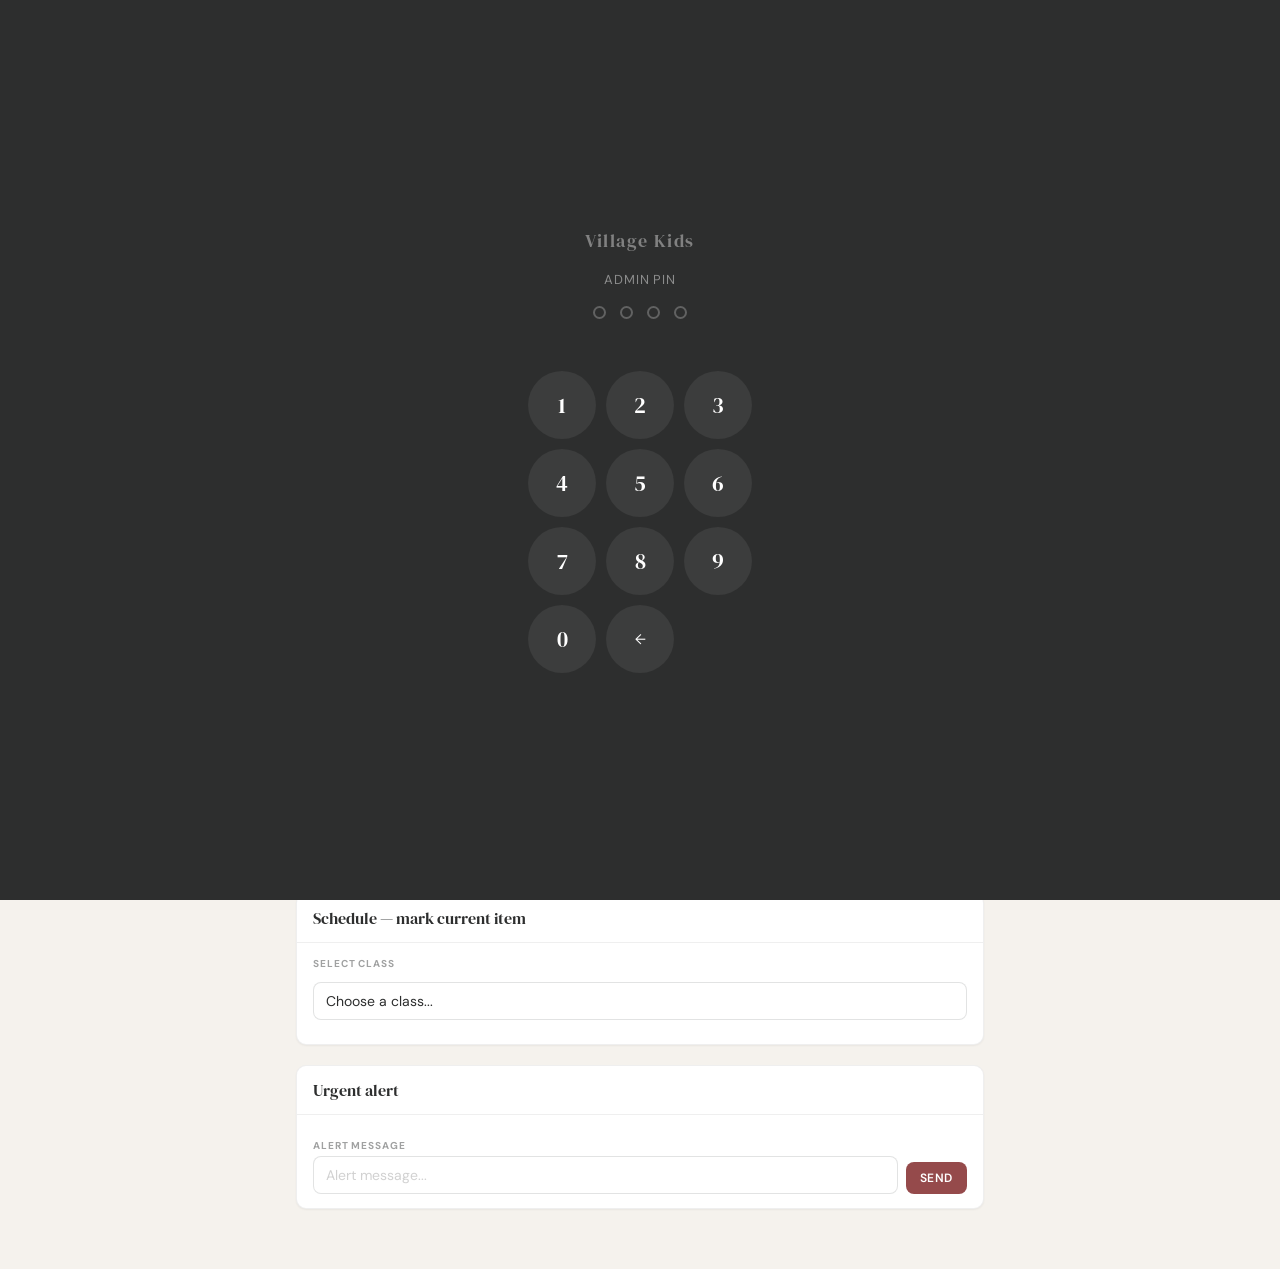
<file: admin.html>
<!DOCTYPE html>
<html lang="en">
<head>
<meta charset="UTF-8">
<meta name="viewport" content="width=device-width,initial-scale=1,viewport-fit=cover">
<meta name="apple-mobile-web-app-capable" content="yes">
<title>Village Kids Admin</title>
<link rel="preconnect" href="https://fonts.googleapis.com">
<link href="https://fonts.googleapis.com/css2?family=DM+Sans:wght@400;500;600&family=DM+Serif+Display&display=swap" rel="stylesheet">
<link rel="stylesheet" href="admin.css">
</head>
<body>

<!-- PIN SCREEN -->
<div class="pin-screen" id="pinScreen">
  <div class="pin-logo">Village Kids</div>
  <div class="pin-title">Admin PIN</div>
  <div class="pin-dots" id="pinDots">
    <div class="pin-dot" id="pd0"></div>
    <div class="pin-dot" id="pd1"></div>
    <div class="pin-dot" id="pd2"></div>
    <div class="pin-dot" id="pd3"></div>
  </div>
  <div class="pin-error" id="pinError"></div>
  <div class="pin-pad">
    <button class="pin-key" data-click="Pin.key('1')">1</button>
    <button class="pin-key" data-click="Pin.key('2')">2</button>
    <button class="pin-key" data-click="Pin.key('3')">3</button>
    <button class="pin-key" data-click="Pin.key('4')">4</button>
    <button class="pin-key" data-click="Pin.key('5')">5</button>
    <button class="pin-key" data-click="Pin.key('6')">6</button>
    <button class="pin-key" data-click="Pin.key('7')">7</button>
    <button class="pin-key" data-click="Pin.key('8')">8</button>
    <button class="pin-key" data-click="Pin.key('9')">9</button>
    <button class="pin-key" data-click="Pin.key('0')">0</button>
    <button class="pin-key pin-del" data-click="Pin.del()">&larr;</button>
  </div>
</div>

<header>
  <div class="header-left">
    <button class="back-btn" data-click="window.location.href='vk-dashboard-v10.html'">
      <svg viewBox="0 0 24 24" fill="currentColor"><path d="M20 11H7.83l5.59-5.59L12 4l-8 8 8 8 1.41-1.41L7.83 13H20v-2z"/></svg>
      Dashboard
    </button>
    <span class="header-title">Admin</span>
  </div>
  <div style="display:flex;align-items:center;gap:12px">
    <span class="save-status" id="saveStatus"></span>
    <button class="icon-btn" data-click="toggleDark()">
      <svg viewBox="0 0 24 24" fill="currentColor"><path d="M12 3a9 9 0 1 0 9 9c0-.46-.04-.92-.1-1.36a5.389 5.389 0 0 1-4.4 2.26 5.403 5.403 0 0 1-3.14-9.8c-.44-.06-.9-.1-1.36-.1z"/></svg>
    </button>
  </div>
</header>

<div class="page" id="adminPage">

  <!-- ANNOUNCEMENTS -->
  <div class="section">
    <div class="section-hdr">
      <span class="section-title">Announcements</span>
    </div>
    <div class="section-body">
      <div id="annList"></div>
      <div style="display:flex;flex-direction:column;gap:8px;padding-top:6px;border-top:1px solid var(--rule)">
        <div class="field-row">
          <div style="flex:none;width:130px">
            <div class="field-label">Scope</div>
            <select class="field-input" id="newAnnScope">
              <option value="All services">All services</option>
              <option value="1st Service">1st Service</option>
              <option value="2nd Service">2nd Service</option>
            </select>
          </div>
          <div style="flex:none;width:110px">
            <div class="field-label">Tag</div>
            <select class="field-input" id="newAnnTag">
              <option value="Info">Info</option>
              <option value="Urgent">Urgent</option>
              <option value="Event">Event</option>
              <option value="Prayer">Prayer</option>
            </select>
          </div>
        </div>
        <div>
          <div class="field-label">Title</div>
          <input class="field-input" id="newAnnTitle" placeholder="Announcement title..." maxlength="80">
        </div>
        <div>
          <div class="field-label">Detail (optional)</div>
          <div class="field-row">
            <input class="field-input" id="newAnnDetail" placeholder="Supporting detail..." maxlength="140">
            <button class="btn btn-tan" data-click="Announcements.add()">Add</button>
          </div>
        </div>
      </div>
    </div>
  </div>

  <!-- TICKER -->
  <div class="section">
    <div class="section-hdr"><span class="section-title">Scrolling ticker</span></div>
    <div class="section-body">
      <div id="tickerList"></div>
      <div style="padding-top:6px;border-top:1px solid var(--rule)">
        <div class="field-label">New message</div>
        <div class="field-row">
          <input class="field-input" id="newTickerMsg" placeholder="Ticker message..." maxlength="120">
          <button class="btn btn-tan" data-click="Ticker.add()">Add</button>
        </div>
      </div>
    </div>
  </div>

  <!-- WEEKLY SETTINGS -->
  <div class="section">
    <div class="section-hdr"><span class="section-title">This week</span></div>
    <div class="section-body">
      <div class="fields-grid">
        <div>
          <div class="field-label">1st service time</div>
          <input class="field-input" id="ws1" placeholder="9:15 AM">
        </div>
        <div>
          <div class="field-label">2nd service time</div>
          <input class="field-input" id="ws2" placeholder="11:00 AM">
        </div>
        <div>
          <div class="field-label">Catechism number</div>
          <input class="field-input" id="wsCat" type="number" min="1" max="52" placeholder="1-52">
        </div>
        <div>
          <div class="field-label">Service note</div>
          <input class="field-input" id="wsNote" placeholder="Optional note...">
        </div>
      </div>
      <div>
        <div class="field-label">Memory verse</div>
        <input class="field-input" id="wsVerse" placeholder="Full verse text...">
      </div>
      <div>
        <div class="field-label">Verse reference</div>
        <div class="field-row">
          <input class="field-input" id="wsRef" placeholder="e.g. John 3:16">
          <button class="btn btn-tan" data-click="Settings.save()">Save</button>
        </div>
      </div>
    </div>
  </div>

  <!-- SCHEDULE NOW -->
  <div class="section">
    <div class="section-hdr"><span class="section-title">Schedule &mdash; mark current item</span></div>
    <div class="section-body">
      <div class="field-label" style="margin-bottom:2px">Select class</div>
      <select class="field-input" id="nowClassSel" data-change="NowToggle.render()">
        <option value="">Choose a class...</option>
      </select>
      <div class="now-list" id="nowList"></div>
    </div>
  </div>

  <!-- URGENT ALERT -->
  <div class="section">
    <div class="section-hdr"><span class="section-title">Urgent alert</span></div>
    <div class="section-body">
      <div id="alertActiveSection"></div>
      <div>
        <div class="field-label">Alert message</div>
        <div class="field-row" style="margin-top:4px">
          <input class="field-input" id="newAlertMsg" placeholder="Alert message..." maxlength="160">
          <button class="btn btn-red" data-click="Alert.send()">Send</button>
        </div>
      </div>
    </div>
  </div>

</div>

<script src="shared.js"></script>
<script src="admin.js"></script>
</body>
</html>
</file>
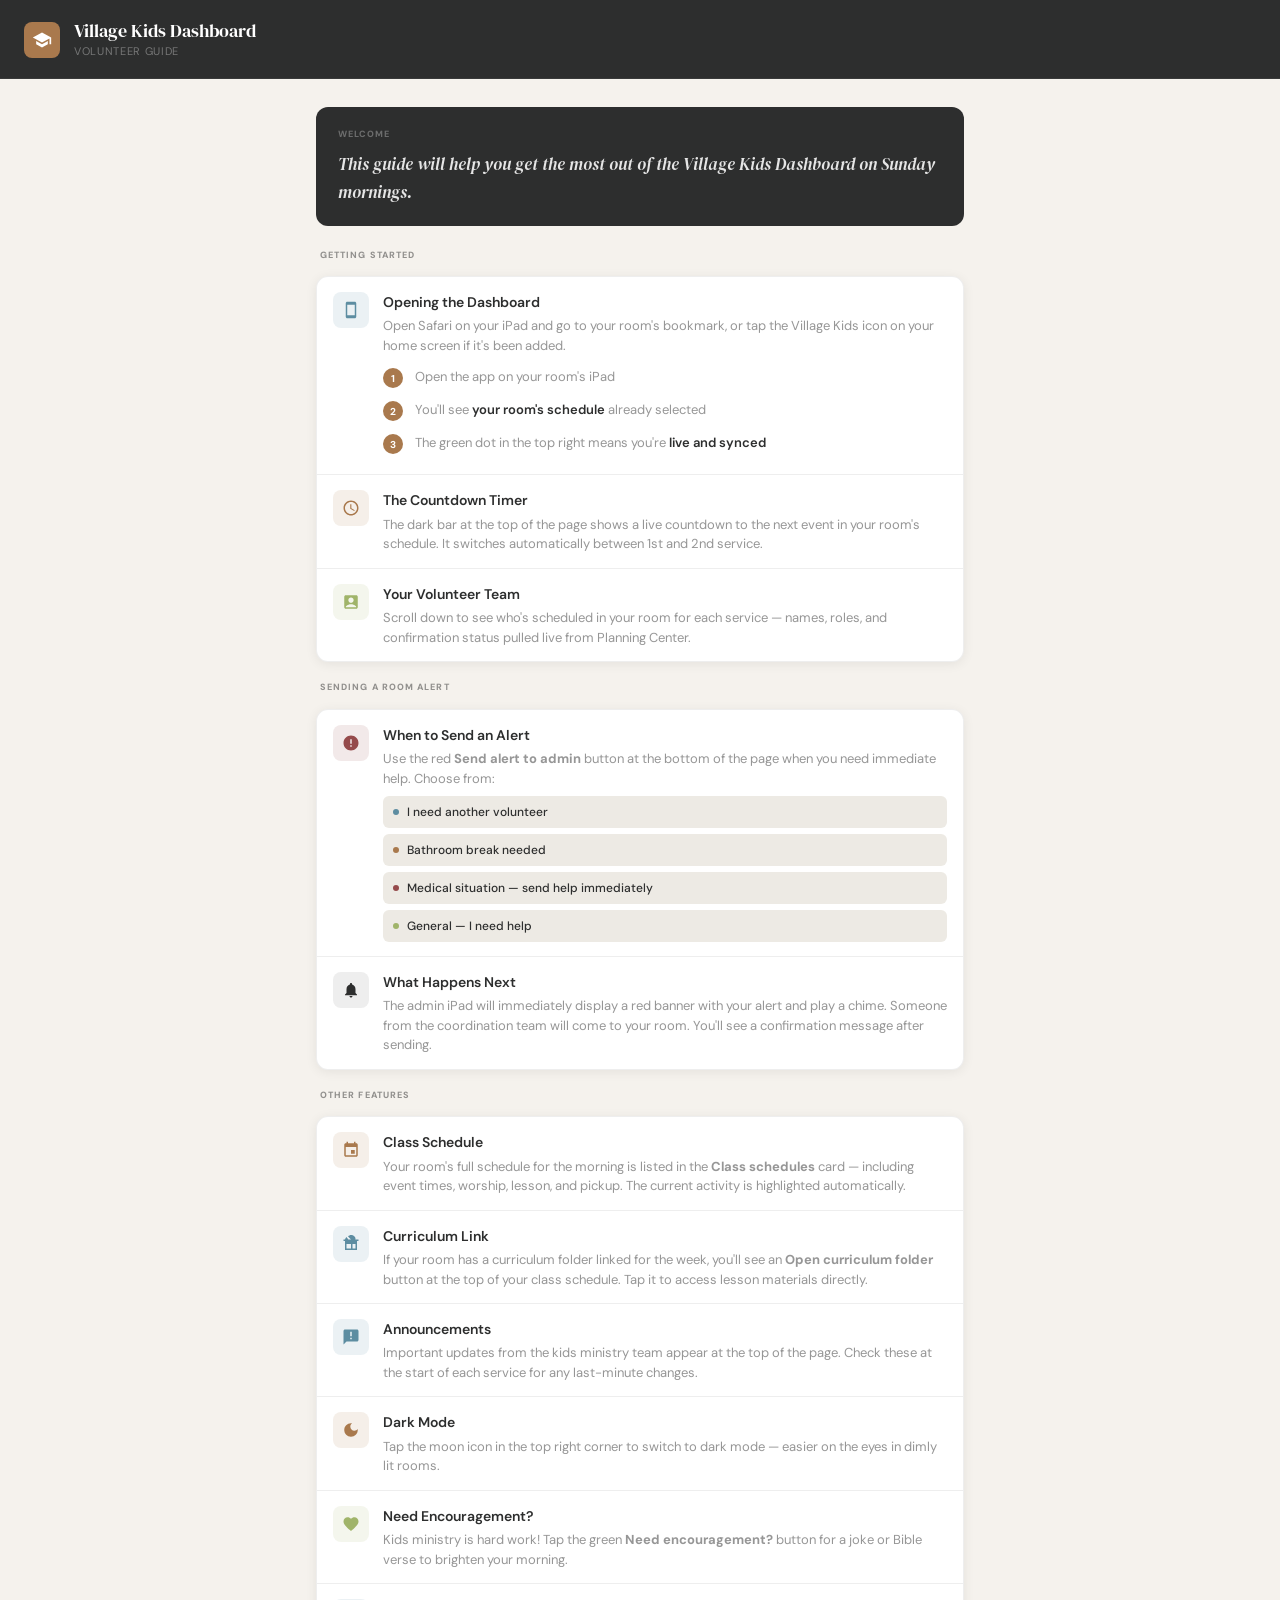
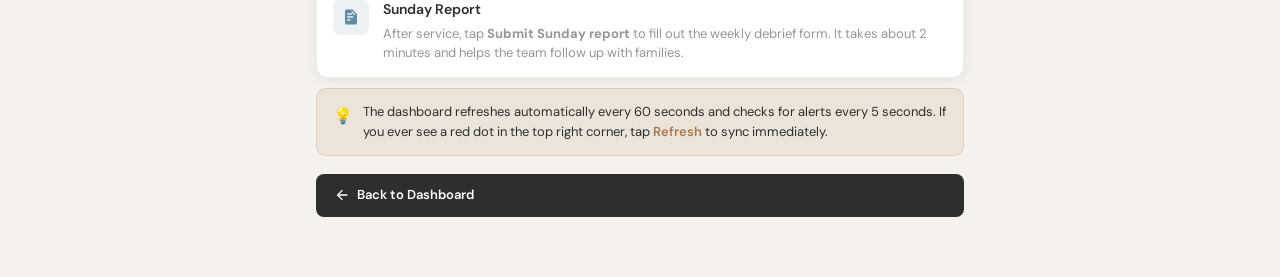
<file: guide.html>
<!DOCTYPE html>
<html lang="en">
<head>
<meta charset="UTF-8">
<meta name="viewport" content="width=device-width,initial-scale=1,viewport-fit=cover">
<title>Village Kids — Volunteer Guide</title>
<link rel="preconnect" href="https://fonts.googleapis.com">
<link href="https://fonts.googleapis.com/css2?family=DM+Sans:wght@300;400;500;600&family=DM+Serif+Display:ital@0;1&display=swap" rel="stylesheet">
<style>
*,*::before,*::after{box-sizing:border-box;margin:0;padding:0}

:root{
  --blue:#5d8da1;    --blue-l:rgba(93,141,161,.12);
  --green:#a0b46a;   --green-l:rgba(160,180,106,.12);
  --tan:#a9794d;     --tan-l:rgba(169,121,77,.12);
  --red:#954a4b;     --red-l:rgba(149,74,75,.12);
  --dark:#2d2e2e;
  --cream:#f5f2ed;   --off:#edeae4;
  --text:#2d2e2e;    --muted:rgba(45,46,46,.5);
  --rule:rgba(45,46,46,.08);
  --sh:0 2px 12px rgba(0,0,0,.07);
}

html,body{
  min-height:100%;
  font-family:'DM Sans',sans-serif;
  background:var(--cream);
  color:var(--text);
  -webkit-font-smoothing:antialiased;
  font-size:15px;
  line-height:1.6;
}

/* HEADER */
.site-header{
  background:var(--dark);
  padding:20px 24px 18px;
  display:flex;
  align-items:center;
  gap:14px;
  border-bottom:1px solid rgba(255,255,255,.06);
}
.header-icon{
  width:36px;height:36px;
  background:var(--tan);
  border-radius:8px;
  display:flex;align-items:center;justify-content:center;
  flex-shrink:0;
}
.header-icon svg{width:20px;height:20px;fill:#fff}
.header-title{
  font-family:'DM Serif Display',serif;
  font-size:18px;
  color:#fff;
  line-height:1.2;
}
.header-sub{
  font-size:11px;
  color:rgba(255,255,255,.35);
  letter-spacing:.06em;
  text-transform:uppercase;
  margin-top:1px;
}

/* CONTENT */
.page{
  max-width:680px;
  margin:0 auto;
  padding:28px 16px 60px;
  display:flex;
  flex-direction:column;
  gap:10px;
}

/* INTRO */
.intro{
  background:var(--dark);
  border-radius:12px;
  padding:20px 22px;
  margin-bottom:4px;
}
.intro-label{
  font-size:9px;
  font-weight:800;
  letter-spacing:.12em;
  text-transform:uppercase;
  color:rgba(255,255,255,.3);
  margin-bottom:8px;
}
.intro-text{
  font-family:'DM Serif Display',serif;
  font-size:17px;
  line-height:1.65;
  color:rgba(255,255,255,.88);
  font-style:italic;
}

/* SECTION HEADERS */
.section-label{
  font-size:9px;
  font-weight:800;
  letter-spacing:.12em;
  text-transform:uppercase;
  color:var(--muted);
  padding:8px 4px 4px;
}

/* CARDS */
.card{
  background:#fff;
  border-radius:12px;
  border:1px solid var(--rule);
  box-shadow:var(--sh);
  overflow:hidden;
}
.card-row{
  display:flex;
  align-items:flex-start;
  gap:14px;
  padding:14px 16px;
  border-bottom:1px solid var(--rule);
}
.card-row:last-child{border-bottom:none}
.row-icon{
  width:36px;height:36px;
  border-radius:8px;
  display:flex;align-items:center;justify-content:center;
  flex-shrink:0;
  margin-top:1px;
}
.row-icon svg{width:18px;height:18px}
.icon-blue{background:var(--blue-l)}
.icon-blue svg{fill:var(--blue)}
.icon-green{background:var(--green-l)}
.icon-green svg{fill:var(--green)}
.icon-tan{background:var(--tan-l)}
.icon-tan svg{fill:var(--tan)}
.icon-red{background:var(--red-l)}
.icon-red svg{fill:var(--red)}
.icon-dark{background:rgba(45,46,46,.08)}
.icon-dark svg{fill:var(--dark)}
.row-body{flex:1}
.row-title{
  font-size:14px;
  font-weight:600;
  color:var(--text);
  margin-bottom:3px;
}
.row-desc{
  font-size:13px;
  color:var(--muted);
  line-height:1.5;
}

/* ALERT OPTIONS */
.alert-options{
  display:flex;
  flex-direction:column;
  gap:6px;
  margin-top:8px;
}
.alert-option{
  display:flex;
  align-items:center;
  gap:8px;
  background:var(--off);
  border-radius:6px;
  padding:7px 10px;
}
.alert-dot{
  width:6px;height:6px;
  border-radius:50%;
  flex-shrink:0;
}
.alert-option span{font-size:12px;font-weight:500;color:var(--text)}

/* STEPS */
.steps{
  display:flex;
  flex-direction:column;
  gap:0;
  margin-top:6px;
}
.step{
  display:flex;
  gap:12px;
  align-items:flex-start;
  padding:6px 0;
}
.step-num{
  width:20px;height:20px;
  border-radius:50%;
  background:var(--tan);
  color:#fff;
  font-size:10px;
  font-weight:700;
  display:flex;align-items:center;justify-content:center;
  flex-shrink:0;
  margin-top:1px;
}
.step span{font-size:13px;color:var(--muted);line-height:1.5}
.step span strong{color:var(--text);font-weight:600}

/* TIP BOX */
.tip{
  background:var(--tan-l);
  border:1px solid rgba(169,121,77,.2);
  border-radius:10px;
  padding:13px 16px;
  display:flex;
  gap:10px;
  align-items:flex-start;
}
.tip-icon{font-size:16px;flex-shrink:0;margin-top:1px}
.tip-text{font-size:13px;color:var(--text);line-height:1.55}
.tip-text strong{font-weight:600;color:var(--tan)}

/* BACK BUTTON */
.back-btn{
  display:inline-flex;
  align-items:center;
  gap:7px;
  background:var(--dark);
  color:#fff;
  border:none;
  border-radius:8px;
  padding:11px 18px;
  font-family:'DM Sans',sans-serif;
  font-size:13px;
  font-weight:600;
  text-decoration:none;
  margin-top:8px;
  transition:opacity .15s;
}
.back-btn:hover{opacity:.85}
.back-btn svg{width:16px;height:16px;fill:#fff}

/* ANIMATIONS */
@keyframes fadeUp{from{opacity:0;transform:translateY(12px)}to{opacity:1;transform:translateY(0)}}
.anim{opacity:0;animation:fadeUp .4s ease forwards}
.d1{animation-delay:.05s}.d2{animation-delay:.1s}.d3{animation-delay:.15s}
.d4{animation-delay:.2s}.d5{animation-delay:.25s}.d6{animation-delay:.3s}
.d7{animation-delay:.35s}.d8{animation-delay:.4s}.d9{animation-delay:.45s}

@media(max-width:600px){
  .page{padding:20px 12px 48px}
  .site-header{padding:16px}
}
</style>
</head>
<body>

<div class="site-header">
  <div class="header-icon">
    <svg viewBox="0 0 24 24"><path d="M12 3L1 9l11 6 9-4.91V17h2V9L12 3zM5 13.18v4L12 21l7-3.82v-4L12 17l-7-3.82z"/></svg>
  </div>
  <div>
    <div class="header-title">Village Kids Dashboard</div>
    <div class="header-sub">Volunteer Guide</div>
  </div>
</div>

<div class="page">

  <div class="intro anim d1">
    <div class="intro-label">Welcome</div>
    <div class="intro-text">This guide will help you get the most out of the Village Kids Dashboard on Sunday mornings.</div>
  </div>

  <!-- GETTING STARTED -->
  <div class="section-label anim d2">Getting Started</div>

  <div class="card anim d2">
    <div class="card-row">
      <div class="row-icon icon-blue">
        <svg viewBox="0 0 24 24"><path d="M17 1.01L7 1c-1.1 0-2 .9-2 2v18c0 1.1.9 2 2 2h10c1.1 0 2-.9 2-2V3c0-1.1-.9-1.99-2-1.99zM17 19H7V5h10v14z"/></svg>
      </div>
      <div class="row-body">
        <div class="row-title">Opening the Dashboard</div>
        <div class="row-desc">
          Open Safari on your iPad and go to your room's bookmark, or tap the Village Kids icon on your home screen if it's been added.
          <div class="steps">
            <div class="step"><div class="step-num">1</div><span>Open the app on your room's iPad</span></div>
            <div class="step"><div class="step-num">2</div><span>You'll see <strong>your room's schedule</strong> already selected</span></div>
            <div class="step"><div class="step-num">3</div><span>The green dot in the top right means you're <strong>live and synced</strong></span></div>
          </div>
        </div>
      </div>
    </div>

    <div class="card-row">
      <div class="row-icon icon-tan">
        <svg viewBox="0 0 24 24"><path d="M11.99 2C6.47 2 2 6.48 2 12s4.47 10 9.99 10C17.52 22 22 17.52 22 12S17.52 2 11.99 2zM12 20c-4.42 0-8-3.58-8-8s3.58-8 8-8 8 3.58 8 8-3.58 8-8 8zm.5-13H11v6l5.25 3.15.75-1.23-4.5-2.67V7z"/></svg>
      </div>
      <div class="row-body">
        <div class="row-title">The Countdown Timer</div>
        <div class="row-desc">The dark bar at the top of the page shows a live countdown to the next event in your room's schedule. It switches automatically between 1st and 2nd service.</div>
      </div>
    </div>

    <div class="card-row">
      <div class="row-icon icon-green">
        <svg viewBox="0 0 24 24"><path d="M19 3H5c-1.1 0-2 .9-2 2v14c0 1.1.9 2 2 2h14c1.1 0 2-.9 2-2V5c0-1.1-.9-2-2-2zm-7 3c1.93 0 3.5 1.57 3.5 3.5S13.93 13 12 13s-3.5-1.57-3.5-3.5S10.07 6 12 6zm7 13H5v-.23c0-.62.28-1.2.76-1.58C7.47 15.82 9.64 15 12 15s4.53.82 6.24 2.19c.48.38.76.97.76 1.58V19z"/></svg>
      </div>
      <div class="row-body">
        <div class="row-title">Your Volunteer Team</div>
        <div class="row-desc">Scroll down to see who's scheduled in your room for each service — names, roles, and confirmation status pulled live from Planning Center.</div>
      </div>
    </div>
  </div>

  <!-- SENDING ALERTS -->
  <div class="section-label anim d3">Sending a Room Alert</div>

  <div class="card anim d3">
    <div class="card-row">
      <div class="row-icon icon-red">
        <svg viewBox="0 0 24 24"><path d="M12 2C6.48 2 2 6.48 2 12s4.48 10 10 10 10-4.48 10-10S17.52 2 12 2zm1 15h-2v-2h2v2zm0-4h-2V7h2v6z"/></svg>
      </div>
      <div class="row-body">
        <div class="row-title">When to Send an Alert</div>
        <div class="row-desc">
          Use the red <strong>Send alert to admin</strong> button at the bottom of the page when you need immediate help. Choose from:
          <div class="alert-options">
            <div class="alert-option"><div class="alert-dot" style="background:var(--blue)"></div><span>I need another volunteer</span></div>
            <div class="alert-option"><div class="alert-dot" style="background:var(--tan)"></div><span>Bathroom break needed</span></div>
            <div class="alert-option"><div class="alert-dot" style="background:var(--red)"></div><span>Medical situation — send help immediately</span></div>
            <div class="alert-option"><div class="alert-dot" style="background:var(--green)"></div><span>General — I need help</span></div>
          </div>
        </div>
      </div>
    </div>

    <div class="card-row">
      <div class="row-icon icon-dark">
        <svg viewBox="0 0 24 24"><path d="M12 22c1.1 0 2-.9 2-2h-4c0 1.1.9 2 2 2zm6-6v-5c0-3.07-1.64-5.64-4.5-6.32V4c0-.83-.67-1.5-1.5-1.5s-1.5.67-1.5 1.5v.68C7.63 5.36 6 7.92 6 11v5l-2 2v1h16v-1l-2-2z"/></svg>
      </div>
      <div class="row-body">
        <div class="row-title">What Happens Next</div>
        <div class="row-desc">The admin iPad will immediately display a red banner with your alert and play a chime. Someone from the coordination team will come to your room. You'll see a confirmation message after sending.</div>
      </div>
    </div>
  </div>

  <!-- OTHER FEATURES -->
  <div class="section-label anim d4">Other Features</div>

  <div class="card anim d4">
    <div class="card-row">
      <div class="row-icon icon-tan">
        <svg viewBox="0 0 24 24"><path d="M17 12h-5v5h5v-5zM16 1v2H8V1H6v2H5c-1.11 0-1.99.9-1.99 2L3 19c0 1.1.89 2 2 2h14c1.1 0 2-.9 2-2V5c0-1.1-.9-2-2-2h-1V1h-2zm3 18H5V8h14v11z"/></svg>
      </div>
      <div class="row-body">
        <div class="row-title">Class Schedule</div>
        <div class="row-desc">Your room's full schedule for the morning is listed in the <strong>Class schedules</strong> card — including event times, worship, lesson, and pickup. The current activity is highlighted automatically.</div>
      </div>
    </div>

    <div class="card-row">
      <div class="row-icon icon-blue">
        <svg viewBox="0 0 24 24"><path d="M20 6h-2.18c.07-.44.18-.88.18-1.36C18 2.53 15.48.05 12.36.05c-1.71 0-3.25.77-4.29 1.98L12 6H8.5L5.93 2.56A5.955 5.955 0 0 0 4 6H2v2h2v12h16V8h2V6zM12 18H6v-6h6v6zm6 0h-4v-6h4v6z"/></svg>
      </div>
      <div class="row-body">
        <div class="row-title">Curriculum Link</div>
        <div class="row-desc">If your room has a curriculum folder linked for the week, you'll see an <strong>Open curriculum folder</strong> button at the top of your class schedule. Tap it to access lesson materials directly.</div>
      </div>
    </div>

    <div class="card-row">
      <div class="row-icon icon-blue">
        <svg viewBox="0 0 24 24"><path d="M20 2H4c-1.1 0-2 .9-2 2v18l4-4h14c1.1 0 2-.9 2-2V4c0-1.1-.9-2-2-2zm-7 9h-2V5h2v6zm0 4h-2v-2h2v2z"/></svg>
      </div>
      <div class="row-body">
        <div class="row-title">Announcements</div>
        <div class="row-desc">Important updates from the kids ministry team appear at the top of the page. Check these at the start of each service for any last-minute changes.</div>
      </div>
    </div>

    <div class="card-row">
      <div class="row-icon icon-tan">
        <svg viewBox="0 0 24 24"><path d="M12 3c-4.97 0-9 4.03-9 9s4.03 9 9 9 9-4.03 9-9c0-.46-.04-.92-.1-1.36-.98 1.37-2.58 2.26-4.4 2.26-2.98 0-5.4-2.42-5.4-5.4 0-1.81.89-3.42 2.26-4.4-.44-.06-.9-.1-1.36-.1z"/></svg>
      </div>
      <div class="row-body">
        <div class="row-title">Dark Mode</div>
        <div class="row-desc">Tap the moon icon in the top right corner to switch to dark mode — easier on the eyes in dimly lit rooms.</div>
      </div>
    </div>

    <div class="card-row">
      <div class="row-icon icon-green">
        <svg viewBox="0 0 24 24"><path d="M12 21.35l-1.45-1.32C5.4 15.36 2 12.28 2 8.5 2 5.42 4.42 3 7.5 3c1.74 0 3.41.81 4.5 2.09C13.09 3.81 14.76 3 16.5 3 19.58 3 22 5.42 22 8.5c0 3.78-3.4 6.86-8.55 11.54L12 21.35z"/></svg>
      </div>
      <div class="row-body">
        <div class="row-title">Need Encouragement?</div>
        <div class="row-desc">Kids ministry is hard work! Tap the green <strong>Need encouragement?</strong> button for a joke or Bible verse to brighten your morning.</div>
      </div>
    </div>

    <div class="card-row">
      <div class="row-icon icon-blue">
        <svg viewBox="0 0 24 24"><path d="M14 2H6c-1.1 0-2 .9-2 2v16c0 1.1.9 2 2 2h12c1.1 0 2-.9 2-2V8l-6-6zm-1 7V3.5L18.5 9H13zm-2 8H7v-2h4v2zm4-4H7v-2h8v2zm0-4H7V7h8v2z"/></svg>
      </div>
      <div class="row-body">
        <div class="row-title">Sunday Report</div>
        <div class="row-desc">After service, tap <strong>Submit Sunday report</strong> to fill out the weekly debrief form. It takes about 2 minutes and helps the team follow up with families.</div>
      </div>
    </div>
  </div>

  <!-- TIP -->
  <div class="tip anim d5">
    <div class="tip-icon">💡</div>
    <div class="tip-text">The dashboard refreshes automatically every 60 seconds and checks for alerts every 5 seconds. If you ever see a red dot in the top right corner, tap <strong>Refresh</strong> to sync immediately.</div>
  </div>

  <a class="back-btn anim d6" href="/village-kids-dashboard">
    <svg viewBox="0 0 24 24"><path d="M20 11H7.83l5.59-5.59L12 4l-8 8 8 8 1.41-1.41L7.83 13H20v-2z"/></svg>
    Back to Dashboard
  </a>

</div>

</body>
</html>
</file>
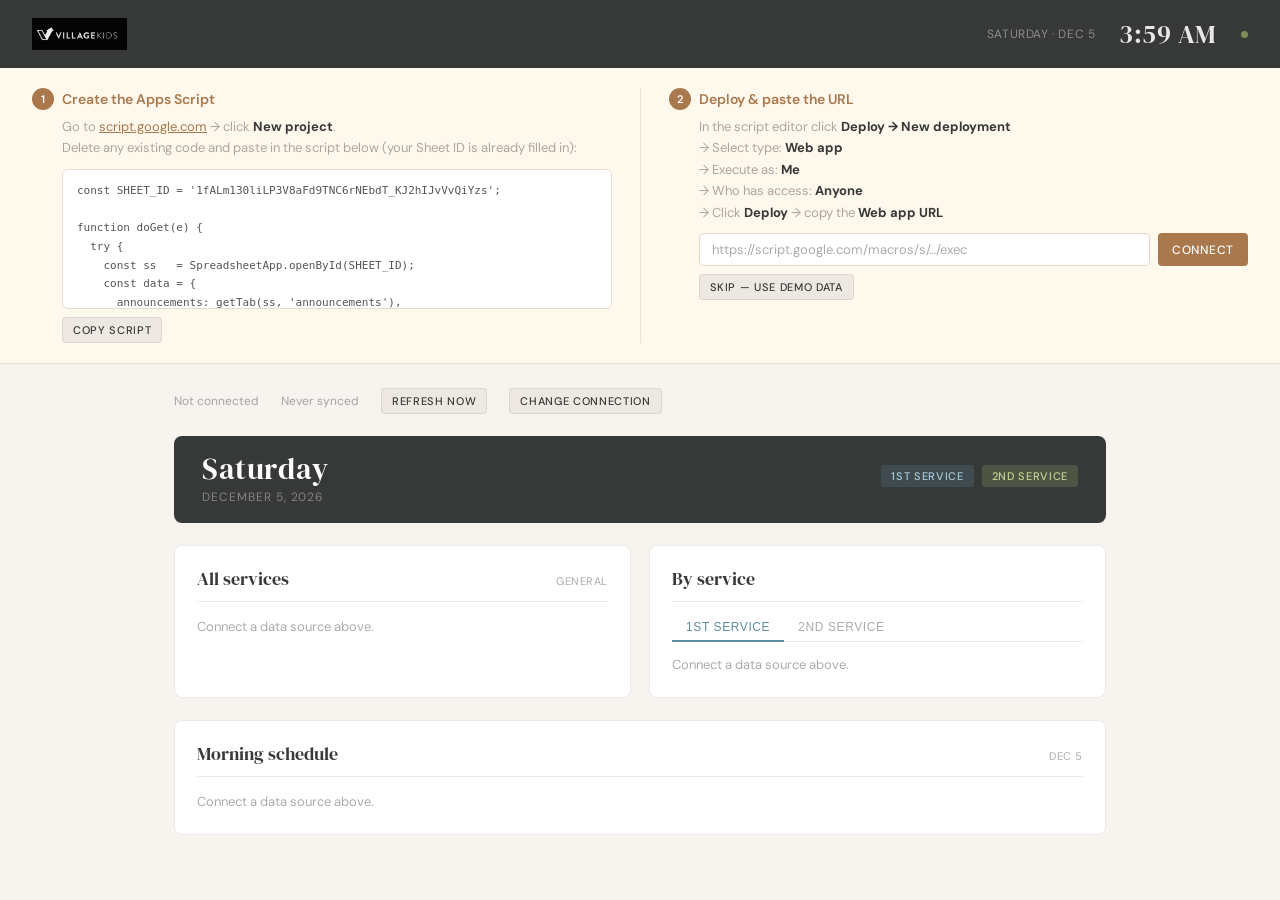
<file: village-kids-dashboard-v3.html>
<!DOCTYPE html>
<html lang="en">
<head>
<meta charset="UTF-8">
<meta name="viewport" content="width=device-width, initial-scale=1.0, viewport-fit=cover">
<meta name="apple-mobile-web-app-capable" content="yes">
<meta name="apple-mobile-web-app-status-bar-style" content="black-translucent">
<title>Village Kids</title>
<link rel="preconnect" href="https://fonts.googleapis.com">
<link href="https://fonts.googleapis.com/css2?family=DM+Sans:wght@300;400;500;600&family=DM+Serif+Display&display=swap" rel="stylesheet">
<style>
*,*::before,*::after{box-sizing:border-box;margin:0;padding:0}
:root{
  --blue:#5d8da1;--green:#a0b46a;--tan:#a9794d;
  --red:#954a4b;--dark:#373838;--cream:#f7f4ef;
  --off:#ede9e2;--rule:rgba(55,56,56,0.10);
  --text:#373838;--muted:rgba(55,56,56,0.42);
}
html,body{min-height:100%;font-family:'DM Sans',sans-serif;background:var(--cream);color:var(--text);-webkit-font-smoothing:antialiased}
header{background:var(--dark);padding:0 32px;height:68px;display:flex;align-items:center;justify-content:space-between;position:sticky;top:0;z-index:200}
.logo img{height:32px;display:block;opacity:.92}
.hright{display:flex;align-items:center;gap:24px}
.hdate{font-size:12px;color:rgba(255,255,255,.42);letter-spacing:.05em;text-transform:uppercase}
.hclock{font-family:'DM Serif Display',serif;font-size:26px;color:rgba(255,255,255,.88);letter-spacing:.02em;line-height:1}
.sync-dot{width:7px;height:7px;border-radius:50%;background:var(--green);opacity:.7;transition:background .3s,opacity .3s;flex-shrink:0}
.sync-dot.syncing{animation:pulse .9s ease-in-out infinite}
.sync-dot.error{background:var(--red);opacity:1;animation:none}
@keyframes pulse{0%,100%{opacity:.25}50%{opacity:1}}

.setup-banner{background:#fff8ed;border-bottom:1px solid rgba(169,121,77,.22);padding:20px 32px;display:flex;gap:24px;flex-wrap:wrap}
.setup-banner.hidden{display:none}
.setup-step{flex:1;min-width:260px}
.step-num{display:inline-flex;align-items:center;justify-content:center;width:22px;height:22px;border-radius:50%;background:var(--tan);color:#fff;font-size:11px;font-weight:600;margin-right:8px;flex-shrink:0}
.step-title{font-size:14px;font-weight:600;color:var(--tan);display:flex;align-items:center;margin-bottom:6px}
.step-body{font-size:13px;color:var(--muted);line-height:1.65;padding-left:30px}
.step-body code{background:rgba(169,121,77,.12);color:var(--tan);padding:1px 5px;border-radius:3px;font-size:11px;font-family:monospace}
.step-body a{color:var(--tan)}
.step-body strong{color:var(--text)}
.script-box{background:#fff;border:1px solid rgba(169,121,77,.25);border-radius:6px;padding:12px 14px;margin-top:10px;font-family:monospace;font-size:11px;color:#555;line-height:1.7;max-height:140px;overflow-y:auto;white-space:pre;user-select:all}
.url-row{display:flex;gap:8px;margin-top:10px;flex-wrap:wrap}
.url-input{font-family:'DM Sans',sans-serif;font-size:13px;padding:7px 12px;border:1px solid rgba(169,121,77,.3);border-radius:5px;background:#fff;color:var(--text);outline:none;flex:1;min-width:200px;transition:border-color .2s}
.url-input:focus{border-color:var(--tan)}
.url-input::placeholder{color:var(--muted)}
.divider-v{width:1px;background:rgba(169,121,77,.18);margin:0 4px;align-self:stretch}

.btn{font-family:'DM Sans',sans-serif;font-size:12px;font-weight:500;letter-spacing:.06em;text-transform:uppercase;padding:7px 14px;border-radius:4px;border:none;cursor:pointer;transition:opacity .15s;white-space:nowrap}
.btn:hover{opacity:.82}
.btn-tan{background:var(--tan);color:#fff}
.btn-dark{background:var(--dark);color:#fff}
.btn-ghost{background:var(--off);color:var(--text);border:1px solid var(--rule)}
.btn-sm{padding:5px 10px;font-size:11px}

.page{max-width:980px;margin:0 auto;padding:24px 24px 60px;display:flex;flex-direction:column;gap:22px}
.status-bar{display:flex;align-items:center;gap:10px;font-size:12px;color:var(--muted);flex-wrap:wrap}
.status-bar .sep{color:var(--rule)}

.date-banner{background:var(--dark);color:#fff;border-radius:8px;padding:18px 28px;display:flex;align-items:center;justify-content:space-between}
.date-main{font-family:'DM Serif Display',serif;font-size:30px;letter-spacing:.02em;line-height:1}
.date-sub{font-size:12px;color:rgba(255,255,255,.38);text-transform:uppercase;letter-spacing:.08em;margin-top:5px}
.svc-tags{display:flex;gap:8px}
.svc-tag{font-size:11px;font-weight:500;letter-spacing:.06em;text-transform:uppercase;padding:4px 10px;border-radius:3px}
.svc-tag-1{background:rgba(93,141,161,.22);color:#a8cbda}
.svc-tag-2{background:rgba(160,180,106,.22);color:#c4d494}
.svc-note{font-size:12px;color:rgba(255,255,255,.45);font-style:italic;margin-top:6px;text-align:right}

.two-col{display:grid;grid-template-columns:1fr 1fr;gap:18px}
.card{background:#fff;border-radius:8px;padding:20px 22px;border:1px solid var(--rule)}
.sec-hdr{display:flex;align-items:baseline;justify-content:space-between;margin-bottom:12px;padding-bottom:10px;border-bottom:1px solid var(--rule)}
.sec-title{font-family:'DM Serif Display',serif;font-size:18px;font-weight:400;color:var(--dark)}
.sec-meta{font-size:11px;color:var(--muted);letter-spacing:.05em;text-transform:uppercase}

.ann-empty{font-size:13px;color:var(--muted);padding:4px 0}
.ann-item{display:flex;gap:12px;padding:9px 0;border-bottom:1px solid var(--rule);align-items:flex-start}
.ann-item:last-child{border-bottom:none}
.ann-accent{width:3px;min-height:30px;border-radius:2px;flex-shrink:0;margin-top:2px}
.ann-body{flex:1;min-width:0}
.ann-title{font-size:14px;font-weight:500;line-height:1.35}
.ann-text{font-size:13px;color:var(--muted);margin-top:2px;line-height:1.45}
.ann-badge{font-size:10px;font-weight:500;letter-spacing:.06em;text-transform:uppercase;padding:2px 6px;border-radius:3px;margin-top:4px;display:inline-block}

.svc-tabs{display:flex;margin-bottom:10px;border-bottom:1px solid var(--rule)}
.svc-tab{font-size:12px;font-weight:500;letter-spacing:.05em;text-transform:uppercase;padding:6px 14px;background:none;border:none;cursor:pointer;color:var(--muted);border-bottom:2px solid transparent;margin-bottom:-1px;transition:color .2s,border-color .2s}
.svc-tab.s1{color:var(--blue);border-bottom-color:var(--blue)}
.svc-tab.s2{color:var(--green);border-bottom-color:var(--green)}
.svc-panel{display:none}
.svc-panel.active{display:block}

.sched-row{display:flex;align-items:flex-start;gap:14px;padding:9px 0;border-bottom:1px solid var(--rule)}
.sched-row:last-child{border-bottom:none}
.sched-time{font-family:'DM Serif Display',serif;font-size:13px;color:var(--muted);min-width:64px;flex-shrink:0;padding-top:2px}
.sched-dot{width:7px;height:7px;border-radius:50%;flex-shrink:0;margin-top:5px}
.sched-info{flex:1}
.sched-event{font-size:14px;font-weight:500;line-height:1.3}
.sched-sub{font-size:12px;color:var(--muted);margin-top:1px}
.sched-flags{display:flex;gap:5px;margin-top:4px;flex-wrap:wrap}
.sched-flag{font-size:10px;font-weight:500;letter-spacing:.05em;text-transform:uppercase;padding:2px 6px;border-radius:3px}
.flag-now{background:var(--red);color:#fff}
.flag-worship{background:rgba(93,141,161,.15);color:var(--blue)}
.flag-baptism{background:rgba(93,141,161,.15);color:var(--blue)}
.flag-early{background:rgba(149,74,75,.12);color:var(--red)}

.shimmer{height:13px;border-radius:4px;margin:8px 0;background:linear-gradient(90deg,var(--off) 25%,rgba(55,56,56,.06) 50%,var(--off) 75%);background-size:200% 100%;animation:shimmer 1.4s infinite}
@keyframes shimmer{0%{background-position:200% 0}100%{background-position:-200% 0}}
.shimmer.w80{width:80%}.shimmer.w60{width:60%}.shimmer.w45{width:45%}

@media(max-width:640px){
  .two-col{grid-template-columns:1fr}
  header{padding:0 16px}
  .page{padding:16px 12px 48px}
  .hdate{display:none}
  .setup-banner{padding:16px}
  .divider-v{display:none}
}
</style>
</head>
<body>

<header>
  <div class="logo"><img src="[data-uri]" alt="Village Kids"></div>
  <div class="hright">
    <div class="hdate"  id="hdate"></div>
    <div class="hclock" id="hclock">--:--</div>
    <div class="sync-dot" id="syncDot"></div>
  </div>
</header>

<div class="setup-banner" id="setupBanner">
  <div class="setup-step">
    <div class="step-title"><span class="step-num">1</span>Create the Apps Script</div>
    <div class="step-body">
      Go to <a href="https://script.google.com" target="_blank">script.google.com</a> &rarr; click <strong>New project</strong>.<br>
      Delete any existing code and paste in the script below (your Sheet ID is already filled in):
      <div class="script-box" id="scriptBox">const SHEET_ID = '1fALm130liLP3V8aFd9TNC6rNEbdT_KJ2hIJvVvQiYzs';

function doGet(e) {
  try {
    const ss   = SpreadsheetApp.openById(SHEET_ID);
    const data = {
      announcements: getTab(ss, 'announcements'),
      schedule:      getTab(ss, 'schedule'),
      settings:      getTab(ss, 'settings'),
    };
    const out = ContentService.createTextOutput(JSON.stringify(data));
    out.setMimeType(ContentService.MimeType.JSON);
    return out;
  } catch(err) {
    const out = ContentService.createTextOutput(JSON.stringify({ error: err.message }));
    out.setMimeType(ContentService.MimeType.JSON);
    return out;
  }
}

function getTab(ss, tabName) {
  const sheet = ss.getSheetByName(tabName);
  if (!sheet) return [];
  const rows = sheet.getDataRange().getValues();
  if (rows.length &lt; 2) return [];
  const headers = rows[0].map(h =&gt; String(h).trim().toLowerCase().replace(/\s+/g,'_'));
  return rows.slice(1)
    .map(row =&gt; {
      const obj = {};
      headers.forEach((h, i) =&gt; { obj[h] = String(row[i] != null ? row[i] : '').trim(); });
      return obj;
    })
    .filter(obj =&gt; Object.values(obj).some(v =&gt; v));
}</div>
      <button class="btn btn-ghost btn-sm" style="margin-top:8px" onclick="copyScript()">Copy script</button>
    </div>
  </div>
  <div class="divider-v"></div>
  <div class="setup-step">
    <div class="step-title"><span class="step-num">2</span>Deploy &amp; paste the URL</div>
    <div class="step-body">
      In the script editor click <strong>Deploy &rarr; New deployment</strong><br>
      &rarr; Select type: <strong>Web app</strong><br>
      &rarr; Execute as: <strong>Me</strong><br>
      &rarr; Who has access: <strong>Anyone</strong><br>
      &rarr; Click <strong>Deploy</strong> &rarr; copy the <strong>Web app URL</strong>
      <div class="url-row">
        <input class="url-input" id="urlInput" type="text" placeholder="https://script.google.com/macros/s/…/exec">
        <button class="btn btn-tan" onclick="saveUrl()">Connect</button>
      </div>
      <button class="btn btn-ghost btn-sm" style="margin-top:8px" onclick="useDemoData()">Skip — use demo data</button>
    </div>
  </div>
</div>

<div class="page">
  <div class="status-bar">
    <span id="statusText">Not connected</span>
    <span class="sep">&middot;</span>
    <span id="lastSync">Never synced</span>
    <span class="sep">&middot;</span>
    <button class="btn btn-ghost btn-sm" onclick="fetchData()">Refresh now</button>
    <span class="sep">&middot;</span>
    <button class="btn btn-ghost btn-sm" onclick="changeUrl()">Change connection</button>
  </div>

  <div class="date-banner">
    <div>
      <div class="date-main" id="dateBig">Sunday</div>
      <div class="date-sub"  id="dateFull"></div>
    </div>
    <div>
      <div class="svc-tags">
        <span class="svc-tag svc-tag-1" id="svc1Label">1st Service</span>
        <span class="svc-tag svc-tag-2" id="svc2Label">2nd Service</span>
      </div>
      <div class="svc-note" id="svcNote"></div>
    </div>
  </div>

  <div class="two-col">
    <div class="card">
      <div class="sec-hdr">
        <span class="sec-title">All services</span>
        <span class="sec-meta">General</span>
      </div>
      <div id="annGlobal"><div class="shimmer w80"></div><div class="shimmer w60"></div></div>
    </div>
    <div class="card">
      <div class="sec-hdr"><span class="sec-title">By service</span></div>
      <div class="svc-tabs">
        <button class="svc-tab s1" id="tab1" onclick="switchTab(1)">1st Service</button>
        <button class="svc-tab"    id="tab2" onclick="switchTab(2)">2nd Service</button>
      </div>
      <div class="svc-panel active" id="panelS1">
        <div id="annS1"><div class="shimmer w80"></div><div class="shimmer w45"></div></div>
      </div>
      <div class="svc-panel" id="panelS2">
        <div id="annS2"></div>
      </div>
    </div>
  </div>

  <div class="card">
    <div class="sec-hdr">
      <span class="sec-title">Morning schedule</span>
      <span class="sec-meta" id="schedMeta"></span>
    </div>
    <div id="schedGrid"><div class="shimmer w60"></div><div class="shimmer w80"></div><div class="shimmer w45"></div></div>
  </div>
</div>

<script>
const URL_KEY = 'vk_script_url';
const REFRESH  = 120000;
const TAG = {
  info:   {accent:'#5d8da1',bg:'rgba(93,141,161,.1)',  text:'#3a7490'},
  urgent: {accent:'#954a4b',bg:'rgba(149,74,75,.1)',   text:'#7a2e2f'},
  event:  {accent:'#a0b46a',bg:'rgba(160,180,106,.13)',text:'#608030'},
  prayer: {accent:'#a9794d',bg:'rgba(169,121,77,.12)', text:'#7a5030'},
};
const DEMO = {
  announcements:[
    {scope:'all',  title:'Check-in kiosks updated',     detail:'Use new tablets at main entrance.',    tag:'info'},
    {scope:'all',  title:'Allergy alert — nursery wing', detail:'No peanut products near rooms 1-3.',   tag:'urgent'},
    {scope:'1st',  title:'Worship team in main hall',    detail:'Kids join parents for opening song.',  tag:'info'},
    {scope:'2nd',  title:'VBS registration open',        detail:'Table in the foyer after service.',    tag:'event'},
  ],
  schedule:[
    {time:'9:00 AM', event:'Doors open',         detail:'Welcome & check-in',           now:'false',worship:'false',baptism:'false',early_pickup:'false'},
    {time:'9:15 AM', event:'Large group worship', detail:'All kids in main room',        now:'true', worship:'true', baptism:'false',early_pickup:'false'},
    {time:'9:40 AM', event:'Bible lesson',        detail:'Break out to classrooms',      now:'false',worship:'false',baptism:'false',early_pickup:'false'},
    {time:'10:05 AM',event:'Activity time',       detail:'Crafts & small groups',        now:'false',worship:'false',baptism:'false',early_pickup:'false'},
    {time:'10:30 AM',event:'Parent pickup',       detail:'Parents return to classrooms', now:'false',worship:'false',baptism:'false',early_pickup:'true'},
  ],
  settings:[{service1_time:'9:15 AM',service2_time:'11:00 AM',service_note:''}]
};

function bool(v){return['true','1','yes'].includes(String(v||'').trim().toLowerCase());}
function esc(s){return String(s||'').replace(/&/g,'&amp;').replace(/</g,'&lt;').replace(/>/g,'&gt;');}

function tick(){
  const n=new Date();
  const DA=['Sunday','Monday','Tuesday','Wednesday','Thursday','Friday','Saturday'];
  const MO=['January','February','March','April','May','June','July','August','September','October','November','December'];
  const SM=['Jan','Feb','Mar','Apr','May','Jun','Jul','Aug','Sep','Oct','Nov','Dec'];
  const h=n.getHours(),m=n.getMinutes(),ap=h>=12?'PM':'AM',hh=(h%12)||12,mm=String(m).padStart(2,'0');
  document.getElementById('hclock').textContent  = hh+':'+mm+' '+ap;
  document.getElementById('hdate').textContent   = DA[n.getDay()]+' · '+SM[n.getMonth()]+' '+n.getDate();
  document.getElementById('dateBig').textContent = DA[n.getDay()];
  document.getElementById('dateFull').textContent= MO[n.getMonth()]+' '+n.getDate()+', '+n.getFullYear();
  document.getElementById('schedMeta').textContent=SM[n.getMonth()]+' '+n.getDate();
}
tick(); setInterval(tick,15000);

function renderAnn(items,elId){
  const el=document.getElementById(elId);
  if(!items||!items.length){el.innerHTML='<p class="ann-empty">No announcements.</p>';return;}
  el.innerHTML=items.map(a=>{
    const c=TAG[a.tag]||TAG.info;
    return '<div class="ann-item"><div class="ann-accent" style="background:'+c.accent+'"></div><div class="ann-body"><div class="ann-title">'+esc(a.title)+'</div>'+(a.detail?'<div class="ann-text">'+esc(a.detail)+'</div>':'')+'<span class="ann-badge" style="background:'+c.bg+';color:'+c.text+'">'+esc(a.tag||'info')+'</span></div></div>';
  }).join('');
}

function renderSched(items){
  const el=document.getElementById('schedGrid');
  if(!items||!items.length){el.innerHTML='<p class="ann-empty">No schedule items.</p>';return;}
  el.innerHTML=items.map(s=>{
    const dot=bool(s.now)?'var(--red)':(bool(s.worship)||bool(s.baptism))?'var(--blue)':bool(s.early_pickup)?'var(--tan)':'var(--muted)';
    const flags=[
      bool(s.now)?'<span class="sched-flag flag-now">Now</span>':'',
      bool(s.worship)?'<span class="sched-flag flag-worship">Worship</span>':'',
      bool(s.baptism)?'<span class="sched-flag flag-baptism">Baptism</span>':'',
      bool(s.early_pickup)?'<span class="sched-flag flag-early">Early pickup</span>':'',
    ].filter(Boolean).join('');
    return '<div class="sched-row"><span class="sched-time">'+esc(s.time)+'</span><div class="sched-dot" style="background:'+dot+'"></div><div class="sched-info"><div class="sched-event">'+esc(s.event)+'</div>'+(s.detail?'<div class="sched-sub">'+esc(s.detail)+'</div>':'')+(flags?'<div class="sched-flags">'+flags+'</div>':'')+'</div></div>';
  }).join('');
}

function renderAll(data){
  const anns=data.announcements||[];
  const S1=['1st','first','1','service1','service 1'];
  const S2=['2nd','second','2','service2','service 2'];
  renderAnn(anns.filter(a=>!S1.includes((a.scope||'').toLowerCase())&&!S2.includes((a.scope||'').toLowerCase())),'annGlobal');
  renderAnn(anns.filter(a=>S1.includes((a.scope||'').toLowerCase())),'annS1');
  renderAnn(anns.filter(a=>S2.includes((a.scope||'').toLowerCase())),'annS2');
  renderSched(data.schedule||[]);
  const s=(data.settings||[])[0]||{};
  if(s.service1_time) document.getElementById('svc1Label').textContent=s.service1_time;
  if(s.service2_time) document.getElementById('svc2Label').textContent=s.service2_time;
  document.getElementById('svcNote').textContent=s.service_note||'';
}

function switchTab(n){
  document.getElementById('tab1').className='svc-tab'+(n===1?' s1':'');
  document.getElementById('tab2').className='svc-tab'+(n===2?' s2':'');
  document.getElementById('panelS1').className='svc-panel'+(n===1?' active':'');
  document.getElementById('panelS2').className='svc-panel'+(n===2?' active':'');
}

async function fetchData(){
  const url=localStorage.getItem(URL_KEY);
  if(!url)return;
  const dot=document.getElementById('syncDot');
  dot.className='sync-dot syncing';
  document.getElementById('statusText').textContent='Syncing…';
  try{
    const res=await fetch(url,{redirect:'follow'});
    if(!res.ok)throw new Error('HTTP '+res.status);
    const data=await res.json();
    if(data.error)throw new Error(data.error);
    renderAll(data);
    dot.className='sync-dot';
    const t=new Date();
    document.getElementById('lastSync').textContent='Synced '+t.toLocaleTimeString([],{hour:'2-digit',minute:'2-digit'});
    document.getElementById('statusText').textContent='Live';
  }catch(err){
    dot.className='sync-dot error';
    document.getElementById('statusText').textContent='Error — '+err.message;
    document.getElementById('lastSync').textContent='Check script URL and deployment settings';
  }
}

function saveUrl(){
  const v=document.getElementById('urlInput').value.trim();
  if(!v){document.getElementById('urlInput').focus();return;}
  localStorage.setItem(URL_KEY,v);
  document.getElementById('setupBanner').classList.add('hidden');
  fetchData();startPolling();
}
function changeUrl(){
  localStorage.removeItem(URL_KEY);
  document.getElementById('setupBanner').classList.remove('hidden');
  document.getElementById('statusText').textContent='Not connected';
}
function useDemoData(){
  document.getElementById('setupBanner').classList.add('hidden');
  document.getElementById('statusText').textContent='Demo mode';
  document.getElementById('lastSync').textContent='Using built-in demo data';
  document.getElementById('syncDot').className='sync-dot';
  renderAll(DEMO);
}
function copyScript(){
  const txt=document.getElementById('scriptBox').textContent;
  navigator.clipboard.writeText(txt).then(()=>alert('Copied!')).catch(()=>alert('Select all the text in the box and copy manually.'));
}

let pollTimer;
function startPolling(){clearInterval(pollTimer);pollTimer=setInterval(fetchData,REFRESH);}

const saved=localStorage.getItem(URL_KEY);
if(saved){
  document.getElementById('setupBanner').classList.add('hidden');
  fetchData();startPolling();
}else{
  ['annGlobal','annS1','annS2','schedGrid'].forEach(id=>
    document.getElementById(id).innerHTML='<p class="ann-empty">Connect a data source above.</p>'
  );
}
</script>
</body>
</html>
</file>
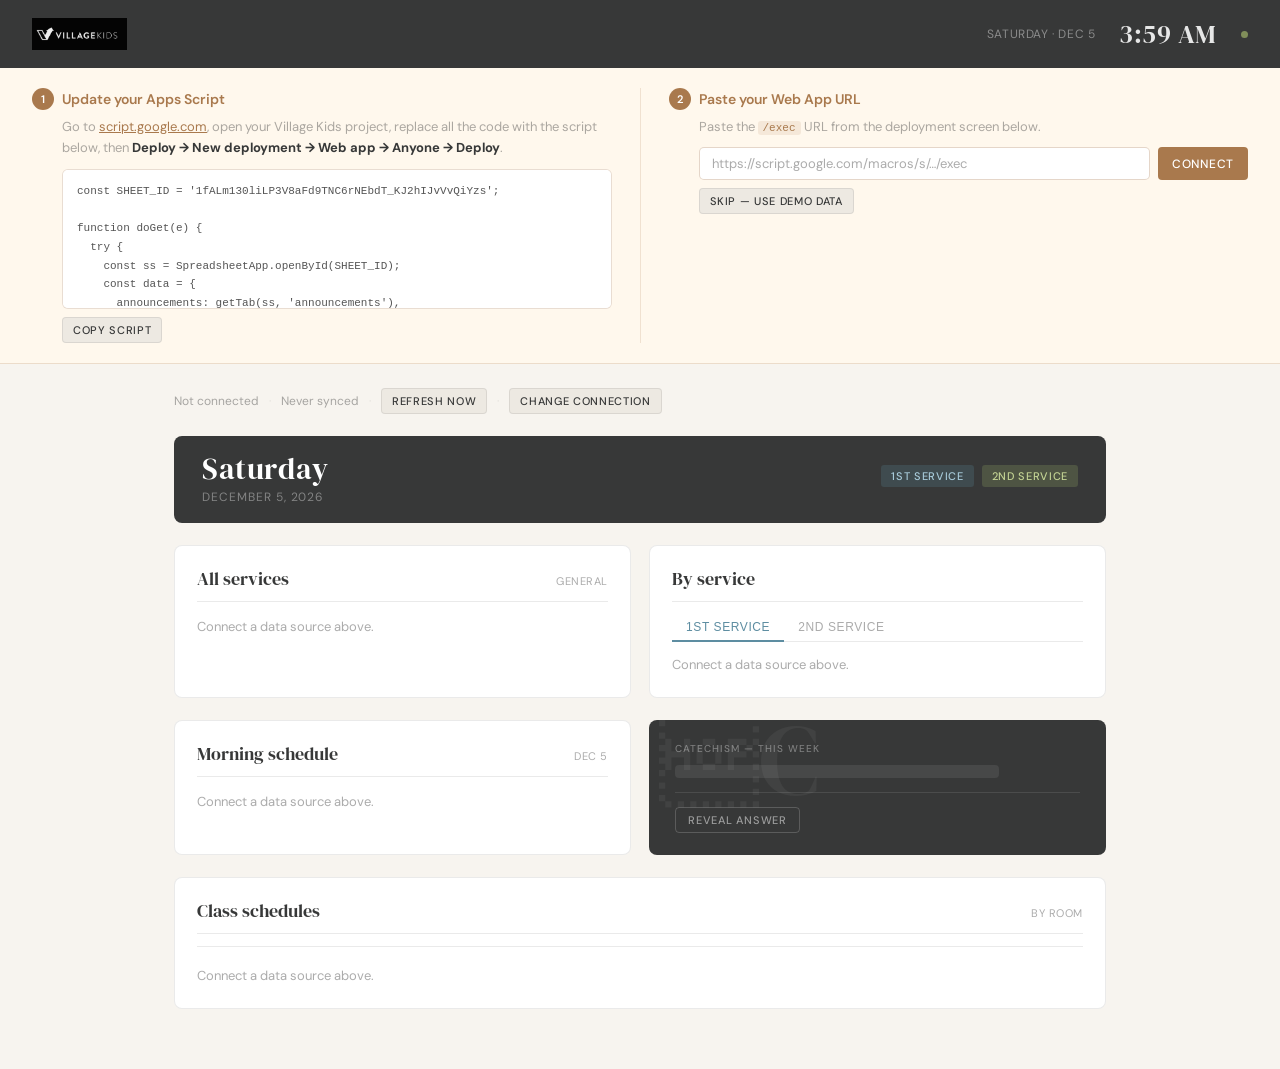
<file: village-kids-dashboard-v5.html>
<!DOCTYPE html>
<html lang="en">
<head>
<meta charset="UTF-8">
<meta name="viewport" content="width=device-width, initial-scale=1.0, viewport-fit=cover">
<meta name="apple-mobile-web-app-capable" content="yes">
<meta name="apple-mobile-web-app-status-bar-style" content="black-translucent">
<title>Village Kids</title>
<link rel="preconnect" href="https://fonts.googleapis.com">
<link href="https://fonts.googleapis.com/css2?family=DM+Sans:wght@300;400;500;600&family=DM+Serif+Display&display=swap" rel="stylesheet">
<style>
*,*::before,*::after{box-sizing:border-box;margin:0;padding:0}
:root{
  --blue:#5d8da1;--green:#a0b46a;--tan:#a9794d;
  --red:#954a4b;--dark:#373838;--cream:#f7f4ef;
  --off:#ede9e2;--rule:rgba(55,56,56,0.10);
  --text:#373838;--muted:rgba(55,56,56,0.42);
}
html,body{min-height:100%;font-family:'DM Sans',sans-serif;background:var(--cream);color:var(--text);-webkit-font-smoothing:antialiased}

header{background:var(--dark);padding:0 32px;height:68px;display:flex;align-items:center;justify-content:space-between;position:sticky;top:0;z-index:200}
.logo img{height:32px;display:block;opacity:.92}
.hright{display:flex;align-items:center;gap:24px}
.hdate{font-size:12px;color:rgba(255,255,255,.42);letter-spacing:.05em;text-transform:uppercase}
.hclock{font-family:'DM Serif Display',serif;font-size:26px;color:rgba(255,255,255,.88);letter-spacing:.02em;line-height:1}
.sync-dot{width:7px;height:7px;border-radius:50%;background:var(--green);opacity:.7;transition:background .3s,opacity .3s;flex-shrink:0}
.sync-dot.syncing{animation:pulse .9s ease-in-out infinite}
.sync-dot.error{background:var(--red);opacity:1;animation:none}
@keyframes pulse{0%,100%{opacity:.25}50%{opacity:1}}

.setup-banner{background:#fff8ed;border-bottom:1px solid rgba(169,121,77,.22);padding:20px 32px;display:flex;gap:24px;flex-wrap:wrap}
.setup-banner.hidden{display:none}
.setup-step{flex:1;min-width:260px}
.step-num{display:inline-flex;align-items:center;justify-content:center;width:22px;height:22px;border-radius:50%;background:var(--tan);color:#fff;font-size:11px;font-weight:600;margin-right:8px;flex-shrink:0}
.step-title{font-size:14px;font-weight:600;color:var(--tan);display:flex;align-items:center;margin-bottom:6px}
.step-body{font-size:13px;color:var(--muted);line-height:1.65;padding-left:30px}
.step-body code{background:rgba(169,121,77,.12);color:var(--tan);padding:1px 5px;border-radius:3px;font-size:11px;font-family:monospace}
.step-body a{color:var(--tan)}
.step-body strong{color:var(--text)}
.script-box{background:#fff;border:1px solid rgba(169,121,77,.25);border-radius:6px;padding:12px 14px;margin-top:10px;font-family:monospace;font-size:11px;color:#555;line-height:1.7;max-height:140px;overflow-y:auto;white-space:pre;user-select:all}
.url-row{display:flex;gap:8px;margin-top:10px;flex-wrap:wrap}
.url-input{font-family:'DM Sans',sans-serif;font-size:13px;padding:7px 12px;border:1px solid rgba(169,121,77,.3);border-radius:5px;background:#fff;color:var(--text);outline:none;flex:1;min-width:200px;transition:border-color .2s}
.url-input:focus{border-color:var(--tan)}
.url-input::placeholder{color:var(--muted)}
.divider-v{width:1px;background:rgba(169,121,77,.18);margin:0 4px;align-self:stretch}

.btn{font-family:'DM Sans',sans-serif;font-size:12px;font-weight:500;letter-spacing:.06em;text-transform:uppercase;padding:7px 14px;border-radius:4px;border:none;cursor:pointer;transition:opacity .15s;white-space:nowrap}
.btn:hover{opacity:.82}
.btn-tan{background:var(--tan);color:#fff}
.btn-ghost{background:var(--off);color:var(--text);border:1px solid var(--rule)}
.btn-sm{padding:5px 10px;font-size:11px}

.page{max-width:980px;margin:0 auto;padding:24px 24px 60px;display:flex;flex-direction:column;gap:22px}
.status-bar{display:flex;align-items:center;gap:10px;font-size:12px;color:var(--muted);flex-wrap:wrap}
.status-bar .sep{color:var(--rule)}

.date-banner{background:var(--dark);color:#fff;border-radius:8px;padding:18px 28px;display:flex;align-items:center;justify-content:space-between;flex-wrap:wrap;gap:12px}
.date-main{font-family:'DM Serif Display',serif;font-size:30px;letter-spacing:.02em;line-height:1}
.date-sub{font-size:12px;color:rgba(255,255,255,.38);text-transform:uppercase;letter-spacing:.08em;margin-top:5px}
.svc-tags{display:flex;gap:8px;flex-wrap:wrap}
.svc-tag{font-size:11px;font-weight:500;letter-spacing:.06em;text-transform:uppercase;padding:4px 10px;border-radius:3px}
.svc-tag-1{background:rgba(93,141,161,.22);color:#a8cbda}
.svc-tag-2{background:rgba(160,180,106,.22);color:#c4d494}
.svc-note{font-size:12px;color:rgba(255,255,255,.45);font-style:italic;margin-top:6px;text-align:right}

.two-col{display:grid;grid-template-columns:1fr 1fr;gap:18px}
.card{background:#fff;border-radius:8px;padding:20px 22px;border:1px solid var(--rule)}
.sec-hdr{display:flex;align-items:baseline;justify-content:space-between;margin-bottom:12px;padding-bottom:10px;border-bottom:1px solid var(--rule)}
.sec-title{font-family:'DM Serif Display',serif;font-size:18px;font-weight:400;color:var(--dark)}
.sec-meta{font-size:11px;color:var(--muted);letter-spacing:.05em;text-transform:uppercase}

.ann-empty{font-size:13px;color:var(--muted);padding:4px 0}
.ann-item{display:flex;gap:12px;padding:9px 0;border-bottom:1px solid var(--rule);align-items:flex-start}
.ann-item:last-child{border-bottom:none}
.ann-accent{width:3px;min-height:30px;border-radius:2px;flex-shrink:0;margin-top:2px}
.ann-body{flex:1;min-width:0}
.ann-title{font-size:14px;font-weight:500;line-height:1.35}
.ann-text{font-size:13px;color:var(--muted);margin-top:2px;line-height:1.45}
.ann-badge{font-size:10px;font-weight:500;letter-spacing:.06em;text-transform:uppercase;padding:2px 6px;border-radius:3px;margin-top:4px;display:inline-block}

.svc-tabs{display:flex;margin-bottom:10px;border-bottom:1px solid var(--rule)}
.svc-tab{font-size:12px;font-weight:500;letter-spacing:.05em;text-transform:uppercase;padding:6px 14px;background:none;border:none;cursor:pointer;color:var(--muted);border-bottom:2px solid transparent;margin-bottom:-1px;transition:color .2s,border-color .2s}
.svc-tab.s1{color:var(--blue);border-bottom-color:var(--blue)}
.svc-tab.s2{color:var(--green);border-bottom-color:var(--green)}
.svc-panel{display:none}
.svc-panel.active{display:block}

.sched-row{display:flex;align-items:flex-start;gap:14px;padding:9px 0;border-bottom:1px solid var(--rule)}
.sched-row:last-child{border-bottom:none}
.sched-time{font-family:'DM Serif Display',serif;font-size:13px;color:var(--muted);min-width:64px;flex-shrink:0;padding-top:2px}
.sched-dot{width:7px;height:7px;border-radius:50%;flex-shrink:0;margin-top:5px}
.sched-info{flex:1}
.sched-event{font-size:14px;font-weight:500;line-height:1.3}
.sched-sub{font-size:12px;color:var(--muted);margin-top:1px}
.sched-flags{display:flex;gap:5px;margin-top:4px;flex-wrap:wrap}
.sched-flag{font-size:10px;font-weight:500;letter-spacing:.05em;text-transform:uppercase;padding:2px 6px;border-radius:3px}
.flag-now{background:var(--red);color:#fff}
.flag-worship{background:rgba(93,141,161,.15);color:var(--blue)}
.flag-baptism{background:rgba(93,141,161,.15);color:var(--blue)}
.flag-early{background:rgba(149,74,75,.12);color:var(--red)}

/* CLASS TABS */
.class-tab-bar{display:flex;flex-wrap:wrap;border-bottom:1px solid var(--rule);margin-bottom:16px;gap:0}
.class-tab{font-size:12px;font-weight:500;letter-spacing:.03em;padding:7px 16px;background:none;border:none;cursor:pointer;color:var(--muted);border-bottom:2px solid transparent;margin-bottom:-1px;transition:color .15s,border-color .15s;white-space:nowrap}
.class-tab.active{color:var(--tan);border-bottom-color:var(--tan)}
.class-panel{display:none}
.class-panel.active{display:block}

.class-sched-row{display:flex;align-items:flex-start;gap:12px;padding:8px 0;border-bottom:1px solid var(--rule)}
.class-sched-row:last-child{border-bottom:none}
.class-sched-time{font-family:'DM Serif Display',serif;font-size:13px;color:var(--muted);min-width:62px;flex-shrink:0;padding-top:2px}
.class-sched-dot{width:6px;height:6px;border-radius:50%;flex-shrink:0;margin-top:5px}
.class-sched-info{flex:1}
.class-sched-event{font-size:13px;font-weight:500;line-height:1.3}
.class-sched-sub{font-size:12px;color:var(--muted);margin-top:1px}
.class-now{font-size:10px;font-weight:500;background:var(--red);color:#fff;padding:1px 6px;border-radius:3px;margin-left:6px;vertical-align:middle}
.no-schedule-msg{font-size:13px;color:var(--muted);padding:12px 0;font-style:italic}

/* CATECHISM */
.catechism-card{background:var(--dark);color:#fff;border-radius:8px;padding:22px 26px;position:relative;overflow:hidden}
.catechism-card::before{content:'C';font-family:'DM Serif Display',serif;font-size:100px;color:rgba(255,255,255,.05);position:absolute;top:-10px;left:10px;line-height:1;pointer-events:none}
.cat-label{font-size:10px;font-weight:500;letter-spacing:.1em;text-transform:uppercase;color:rgba(255,255,255,.35);margin-bottom:10px}
.cat-question{font-family:'DM Serif Display',serif;font-size:18px;line-height:1.5;color:rgba(255,255,255,.92);margin-bottom:10px;position:relative}
.cat-scripture{font-size:12px;color:rgba(255,255,255,.38);font-style:italic;margin-bottom:14px}
.cat-answer-wrap{border-top:1px solid rgba(255,255,255,.1);padding-top:14px}
.cat-reveal-btn{background:none;border:1px solid rgba(255,255,255,.18);color:rgba(255,255,255,.5);font-family:'DM Sans',sans-serif;font-size:11px;font-weight:500;letter-spacing:.07em;text-transform:uppercase;padding:5px 12px;border-radius:4px;cursor:pointer;transition:all .2s;display:flex;align-items:center;gap:6px}
.cat-reveal-btn:hover{background:rgba(255,255,255,.08);color:rgba(255,255,255,.85)}
.cat-answer{font-size:15px;line-height:1.65;color:rgba(255,255,255,.82);display:none;margin-top:12px}
.cat-answer.revealed{display:block;animation:fadeIn .3s ease}
@keyframes fadeIn{from{opacity:0;transform:translateY(4px)}to{opacity:1;transform:translateY(0)}}
.cat-empty{font-size:13px;color:rgba(255,255,255,.3)}

.shimmer{height:13px;border-radius:4px;margin:8px 0;background:linear-gradient(90deg,var(--off) 25%,rgba(55,56,56,.06) 50%,var(--off) 75%);background-size:200% 100%;animation:shimmer 1.4s infinite}
@keyframes shimmer{0%{background-position:200% 0}100%{background-position:-200% 0}}
.shimmer.w80{width:80%}.shimmer.w60{width:60%}.shimmer.w45{width:45%}

@media(max-width:700px){
  .two-col{grid-template-columns:1fr}
  header{padding:0 16px}
  .page{padding:16px 12px 48px}
  .hdate{display:none}
  .setup-banner{padding:16px}
  .divider-v{display:none}
  .class-tab{padding:6px 10px;font-size:11px}
}
</style>
</head>
<body>

<header>
  <div class="logo"><img src="[data-uri]" alt="Village Kids"></div>
  <div class="hright">
    <div class="hdate"  id="hdate"></div>
    <div class="hclock" id="hclock">--:--</div>
    <div class="sync-dot" id="syncDot"></div>
  </div>
</header>

<div class="setup-banner" id="setupBanner">
  <div class="setup-step">
    <div class="step-title"><span class="step-num">1</span>Update your Apps Script</div>
    <div class="step-body">
      Go to <a href="https://script.google.com" target="_blank">script.google.com</a>, open your Village Kids project,
      replace all the code with the script below, then
      <strong>Deploy &rarr; New deployment &rarr; Web app &rarr; Anyone &rarr; Deploy</strong>.
      <div class="script-box" id="scriptBox">const SHEET_ID = '1fALm130liLP3V8aFd9TNC6rNEbdT_KJ2hIJvVvQiYzs';

function doGet(e) {
  try {
    const ss = SpreadsheetApp.openById(SHEET_ID);
    const data = {
      announcements: getTab(ss, 'announcements'),
      schedule:      getTab(ss, 'schedule'),
      classes:       getTab(ss, 'classes'),
      settings:      getTab(ss, 'settings'),
    };
    const out = ContentService.createTextOutput(JSON.stringify(data));
    out.setMimeType(ContentService.MimeType.JSON);
    return out;
  } catch(err) {
    const out = ContentService.createTextOutput(JSON.stringify({ error: err.message }));
    out.setMimeType(ContentService.MimeType.JSON);
    return out;
  }
}

function getTab(ss, tabName) {
  const sheet = ss.getSheetByName(tabName);
  if (!sheet) return [];
  const rows = sheet.getDataRange().getValues();
  if (rows.length &lt; 2) return [];
  const headers = rows[0].map(h =&gt; String(h).trim().toLowerCase().replace(/\s+/g,'_'));
  return rows.slice(1)
    .map(row =&gt; {
      const obj = {};
      headers.forEach((h, i) =&gt; { obj[h] = String(row[i] != null ? row[i] : '').trim(); });
      return obj;
    })
    .filter(obj =&gt; Object.values(obj).some(v =&gt; v));
}</div>
      <button class="btn btn-ghost btn-sm" style="margin-top:8px" onclick="copyScript()">Copy script</button>
    </div>
  </div>
  <div class="divider-v"></div>
  <div class="setup-step">
    <div class="step-title"><span class="step-num">2</span>Paste your Web App URL</div>
    <div class="step-body">
      Paste the <code>/exec</code> URL from the deployment screen below.
      <div class="url-row">
        <input class="url-input" id="urlInput" type="text" placeholder="https://script.google.com/macros/s/…/exec">
        <button class="btn btn-tan" onclick="saveUrl()">Connect</button>
      </div>
      <button class="btn btn-ghost btn-sm" style="margin-top:8px" onclick="useDemoData()">Skip — use demo data</button>
    </div>
  </div>
</div>

<div class="page">

  <div class="status-bar">
    <span id="statusText">Not connected</span>
    <span class="sep">&middot;</span>
    <span id="lastSync">Never synced</span>
    <span class="sep">&middot;</span>
    <button class="btn btn-ghost btn-sm" onclick="fetchData()">Refresh now</button>
    <span class="sep">&middot;</span>
    <button class="btn btn-ghost btn-sm" onclick="changeUrl()">Change connection</button>
  </div>

  <div class="date-banner">
    <div>
      <div class="date-main" id="dateBig">Sunday</div>
      <div class="date-sub"  id="dateFull"></div>
    </div>
    <div>
      <div class="svc-tags">
        <span class="svc-tag svc-tag-1" id="svc1Label">1st Service</span>
        <span class="svc-tag svc-tag-2" id="svc2Label">2nd Service</span>
      </div>
      <div class="svc-note" id="svcNote"></div>
    </div>
  </div>

  <div class="two-col">
    <div class="card">
      <div class="sec-hdr">
        <span class="sec-title">All services</span>
        <span class="sec-meta">General</span>
      </div>
      <div id="annGlobal"><div class="shimmer w80"></div><div class="shimmer w60"></div></div>
    </div>
    <div class="card">
      <div class="sec-hdr"><span class="sec-title">By service</span></div>
      <div class="svc-tabs">
        <button class="svc-tab s1" id="tab1" onclick="switchSvcTab(1)">1st Service</button>
        <button class="svc-tab"    id="tab2" onclick="switchSvcTab(2)">2nd Service</button>
      </div>
      <div class="svc-panel active" id="panelS1">
        <div id="annS1"><div class="shimmer w80"></div><div class="shimmer w45"></div></div>
      </div>
      <div class="svc-panel" id="panelS2"><div id="annS2"></div></div>
    </div>
  </div>

  <div class="two-col">
    <div class="card">
      <div class="sec-hdr">
        <span class="sec-title">Morning schedule</span>
        <span class="sec-meta" id="schedMeta"></span>
      </div>
      <div id="schedGrid"><div class="shimmer w60"></div><div class="shimmer w80"></div><div class="shimmer w45"></div></div>
    </div>
    <div class="catechism-card">
      <div class="cat-label">Catechism &mdash; this week</div>
      <div class="cat-question" id="catQuestion"><div class="shimmer w80" style="background:rgba(255,255,255,.08)"></div></div>
      <div class="cat-scripture" id="catScripture"></div>
      <div class="cat-answer-wrap">
        <button class="cat-reveal-btn" id="catRevealBtn" onclick="toggleAnswer()">
          <span id="catRevealLabel">Reveal answer</span>
        </button>
        <div class="cat-answer" id="catAnswer"></div>
      </div>
    </div>
  </div>

  <div class="card">
    <div class="sec-hdr">
      <span class="sec-title">Class schedules</span>
      <span class="sec-meta">By room</span>
    </div>
    <div class="class-tab-bar" id="classTabBar"></div>
    <div id="classPanels"><div class="shimmer w80"></div><div class="shimmer w60"></div></div>
  </div>

</div>

<script>
const URL_KEY = 'vk_script_url';
const REFRESH  = 120000;

// Canonical class order — tabs always appear in this order
const CLASS_ORDER = [
  'Nursery',
  'Toddler/Wobbler',
  'Preschool',
  'Kindergarten - 1st Grade',
  '2nd - 3rd Grade',
  '4th - 6th Grade'
];

const TAG = {
  info:   {accent:'#5d8da1',bg:'rgba(93,141,161,.1)',  text:'#3a7490'},
  urgent: {accent:'#954a4b',bg:'rgba(149,74,75,.1)',   text:'#7a2e2f'},
  event:  {accent:'#a0b46a',bg:'rgba(160,180,106,.13)',text:'#608030'},
  prayer: {accent:'#a9794d',bg:'rgba(169,121,77,.12)', text:'#7a5030'},
};

const DEMO = {
  announcements:[
    {scope:'all',  title:'Check-in kiosks updated',      detail:'Use new tablets at main entrance.',   tag:'info'},
    {scope:'all',  title:'Allergy alert — nursery', detail:'No peanut products near rooms 1–3.', tag:'urgent'},
    {scope:'1st',  title:'Worship team in main hall',    detail:'Kids join parents for opening song.',  tag:'info'},
    {scope:'2nd',  title:'VBS registration open',        detail:'Table in foyer after service.',        tag:'event'},
  ],
  schedule:[
    {time:'9:00 AM', event:'Doors open',          detail:'Welcome & check-in',           now:'false',worship:'false',baptism:'false',early_pickup:'false'},
    {time:'9:15 AM', event:'Large group worship',  detail:'All kids in main room',        now:'true', worship:'true', baptism:'false',early_pickup:'false'},
    {time:'9:40 AM', event:'Bible lesson',          detail:'Break out to classrooms',      now:'false',worship:'false',baptism:'false',early_pickup:'false'},
    {time:'10:05 AM',event:'Activity time',         detail:'Crafts & small groups',        now:'false',worship:'false',baptism:'false',early_pickup:'false'},
    {time:'10:30 AM',event:'Parent pickup',         detail:'Parents return to classrooms', now:'false',worship:'false',baptism:'false',early_pickup:'true'},
  ],
  classes:[
    {class:'Nursery',time:'',event:'',detail:'',now:'false',no_schedule:'true'},
    {class:'Toddler/Wobbler',time:'9:15 AM',event:'Drop-off',detail:'',now:'false'},
    {class:'Toddler/Wobbler',time:'9:25 AM',event:'Worship & movement',detail:'Songs and dancing',now:'true'},
    {class:'Toddler/Wobbler',time:'9:45 AM',event:'Bible story',detail:'',now:'false'},
    {class:'Toddler/Wobbler',time:'10:05 AM',event:'Snack & play',detail:'',now:'false'},
    {class:'Toddler/Wobbler',time:'10:25 AM',event:'Pickup',detail:'',now:'false'},
    {class:'Preschool',time:'9:15 AM',event:'Drop-off',detail:'',now:'false'},
    {class:'Preschool',time:'9:25 AM',event:'Worship',detail:'Songs & prayer',now:'false'},
    {class:'Preschool',time:'9:40 AM',event:'Bible lesson',detail:'John 3:1–15',now:'true'},
    {class:'Preschool',time:'10:00 AM',event:'Craft / activity',detail:'Take-home project',now:'false'},
    {class:'Preschool',time:'10:20 AM',event:'Free play',detail:'',now:'false'},
    {class:'Preschool',time:'10:25 AM',event:'Pickup',detail:'',now:'false'},
    {class:'Kindergarten - 1st Grade',time:'9:15 AM',event:'Large group worship',detail:'Main room',now:'false'},
    {class:'Kindergarten - 1st Grade',time:'9:40 AM',event:'Bible lesson',detail:'John 3:1–15',now:'true'},
    {class:'Kindergarten - 1st Grade',time:'10:05 AM',event:'Small group',detail:'Discussion & craft',now:'false'},
    {class:'Kindergarten - 1st Grade',time:'10:25 AM',event:'Pickup',detail:'',now:'false'},
    {class:'2nd - 3rd Grade',time:'9:15 AM',event:'Large group worship',detail:'Main room',now:'false'},
    {class:'2nd - 3rd Grade',time:'9:40 AM',event:'Bible lesson',detail:'John 3:1–15',now:'true'},
    {class:'2nd - 3rd Grade',time:'10:05 AM',event:'Discussion & game',detail:'',now:'false'},
    {class:'2nd - 3rd Grade',time:'10:25 AM',event:'Pickup',detail:'',now:'false'},
    {class:'4th - 6th Grade',time:'',event:'',detail:'',now:'false',no_schedule:'true'}
  ],
  settings:[{
    service1_time:'9:15 AM',service2_time:'11:00 AM',service_note:'',
    catechism_question:'What is God?',
    catechism_answer:'God is a Spirit, infinite, eternal, and unchangeable in his being, wisdom, power, holiness, justice, goodness, and truth.',
    catechism_scripture:'John 4:24',
  }]
};

function bool(v){return['true','1','yes'].includes(String(v||'').trim().toLowerCase());}
function esc(s){return String(s||'').replace(/&/g,'&amp;').replace(/</g,'&lt;').replace(/>/g,'&gt;');}

function tick(){
  const n=new Date();
  const DA=['Sunday','Monday','Tuesday','Wednesday','Thursday','Friday','Saturday'];
  const MO=['January','February','March','April','May','June','July','August','September','October','November','December'];
  const SM=['Jan','Feb','Mar','Apr','May','Jun','Jul','Aug','Sep','Oct','Nov','Dec'];
  const h=n.getHours(),m=n.getMinutes(),ap=h>=12?'PM':'AM',hh=(h%12)||12,mm=String(m).padStart(2,'0');
  document.getElementById('hclock').textContent  = hh+':'+mm+' '+ap;
  document.getElementById('hdate').textContent   = DA[n.getDay()]+' · '+SM[n.getMonth()]+' '+n.getDate();
  document.getElementById('dateBig').textContent = DA[n.getDay()];
  document.getElementById('dateFull').textContent= MO[n.getMonth()]+' '+n.getDate()+', '+n.getFullYear();
  document.getElementById('schedMeta').textContent=SM[n.getMonth()]+' '+n.getDate();
}
tick(); setInterval(tick,15000);

function renderAnn(items,elId){
  const el=document.getElementById(elId);
  if(!items||!items.length){el.innerHTML='<p class="ann-empty">No announcements.</p>';return;}
  el.innerHTML=items.map(a=>{
    const c=TAG[a.tag]||TAG.info;
    return '<div class="ann-item"><div class="ann-accent" style="background:'+c.accent+'"></div><div class="ann-body"><div class="ann-title">'+esc(a.title)+'</div>'+(a.detail?'<div class="ann-text">'+esc(a.detail)+'</div>':'')+'<span class="ann-badge" style="background:'+c.bg+';color:'+c.text+'">'+esc(a.tag||'info')+'</span></div></div>';
  }).join('');
}

function renderSched(items){
  const el=document.getElementById('schedGrid');
  if(!items||!items.length){el.innerHTML='<p class="ann-empty">No schedule.</p>';return;}
  el.innerHTML=items.map(s=>{
    const dot=bool(s.now)?'var(--red)':(bool(s.worship)||bool(s.baptism))?'var(--blue)':bool(s.early_pickup)?'var(--tan)':'var(--muted)';
    const flags=[
      bool(s.now)?'<span class="sched-flag flag-now">Now</span>':'',
      bool(s.worship)?'<span class="sched-flag flag-worship">Worship</span>':'',
      bool(s.baptism)?'<span class="sched-flag flag-baptism">Baptism</span>':'',
      bool(s.early_pickup)?'<span class="sched-flag flag-early">Early pickup</span>':'',
    ].filter(Boolean).join('');
    return '<div class="sched-row"><span class="sched-time">'+esc(s.time)+'</span><div class="sched-dot" style="background:'+dot+'"></div><div class="sched-info"><div class="sched-event">'+esc(s.event)+'</div>'+(s.detail?'<div class="sched-sub">'+esc(s.detail)+'</div>':'')+(flags?'<div class="sched-flags">'+flags+'</div>':'')+'</div></div>';
  }).join('');
}

function renderClasses(rows){
  const tabBar = document.getElementById('classTabBar');
  const panels = document.getElementById('classPanels');

  const groups = {};
  (rows||[]).forEach(r=>{
    const cls = r.class||r.classroom||r.room||'';
    if(!cls) return;
    if(!groups[cls]) groups[cls]=[];
    if(!bool(r.no_schedule)) groups[cls].push(r);
  });

  const dataClasses = Object.keys(groups);
  const ordered = CLASS_ORDER.slice();
  dataClasses.forEach(c=>{ if(!ordered.includes(c)) ordered.push(c); });

  // Build tabs using DOM (no string escaping issues)
  tabBar.innerHTML = '';
  panels.innerHTML = '';

  ordered.forEach((cls, i) => {
    // Tab button
    const btn = document.createElement('button');
    btn.className = 'class-tab' + (i===0 ? ' active' : '');
    btn.textContent = cls;
    btn.addEventListener('click', function(){ switchClassTab(cls, this); });
    tabBar.appendChild(btn);

    // Panel
    const panel = document.createElement('div');
    panel.className = 'class-panel' + (i===0 ? ' active' : '');
    panel.dataset.cls = cls;

    const clsRows = groups[cls]||[];
    if(!clsRows.length){
      const msg = document.createElement('p');
      msg.className = 'no-schedule-msg';
      msg.textContent = 'No schedule for this class.';
      panel.appendChild(msg);
    } else {
      clsRows.forEach(s => {
        const isNow = bool(s.now);
        const row = document.createElement('div');
        row.className = 'class-sched-row';
        row.innerHTML =
          '<span class="class-sched-time">'+esc(s.time)+'</span>'
          +'<div class="class-sched-dot" style="background:'+(isNow?'var(--red)':'var(--tan)')+'"></div>'
          +'<div class="class-sched-info">'
          +'<span class="class-sched-event">'+esc(s.event)+'</span>'
          +(isNow?'<span class="class-now">Now</span>':'')
          +(s.detail?'<div class="class-sched-sub">'+esc(s.detail)+'</div>':'')
          +'</div>';
        panel.appendChild(row);
      });
    }
    panels.appendChild(panel);
  });
}


function switchClassTab(cls,btn){
  document.querySelectorAll('.class-tab').forEach(t=>t.classList.remove('active'));
  document.querySelectorAll('.class-panel').forEach(p=>p.classList.remove('active'));
  btn.classList.add('active');
  document.querySelectorAll('.class-panel').forEach(p=>{
    if(p.dataset.cls===cls) p.classList.add('active');
  });
}

function renderCatechism(s){
  const q=s.catechism_question||'', a=s.catechism_answer||'', sc=s.catechism_scripture||'';
  const qEl=document.getElementById('catQuestion');
  const aEl=document.getElementById('catAnswer');
  if(!q){qEl.innerHTML='<span class="cat-empty">No catechism question set.</span>';document.getElementById('catRevealBtn').style.display='none';return;}
  qEl.textContent=q;
  document.getElementById('catScripture').textContent=sc;
  aEl.textContent=a;
  document.getElementById('catRevealBtn').style.display=a?'flex':'none';
  aEl.classList.remove('revealed');
  document.getElementById('catRevealLabel').textContent='Reveal answer';
}

function toggleAnswer(){
  const aEl=document.getElementById('catAnswer');
  const showing=aEl.classList.toggle('revealed');
  document.getElementById('catRevealLabel').textContent=showing?'Hide answer':'Reveal answer';
}

function renderAll(data){
  const anns=data.announcements||[];
  const S1=['1st','first','1','service1','service 1'];
  const S2=['2nd','second','2','service2','service 2'];
  renderAnn(anns.filter(a=>!S1.includes((a.scope||'').toLowerCase())&&!S2.includes((a.scope||'').toLowerCase())),'annGlobal');
  renderAnn(anns.filter(a=>S1.includes((a.scope||'').toLowerCase())),'annS1');
  renderAnn(anns.filter(a=>S2.includes((a.scope||'').toLowerCase())),'annS2');
  renderSched(data.schedule||[]);
  renderClasses(data.classes||[]);
  const s=(data.settings||[])[0]||{};
  if(s.service1_time) document.getElementById('svc1Label').textContent=s.service1_time;
  if(s.service2_time) document.getElementById('svc2Label').textContent=s.service2_time;
  document.getElementById('svcNote').textContent=s.service_note||'';
  renderCatechism(s);
}

function switchSvcTab(n){
  document.getElementById('tab1').className='svc-tab'+(n===1?' s1':'');
  document.getElementById('tab2').className='svc-tab'+(n===2?' s2':'');
  document.getElementById('panelS1').className='svc-panel'+(n===1?' active':'');
  document.getElementById('panelS2').className='svc-panel'+(n===2?' active':'');
}

async function fetchData(){
  const url=localStorage.getItem(URL_KEY);
  if(!url)return;
  const dot=document.getElementById('syncDot');
  dot.className='sync-dot syncing';
  document.getElementById('statusText').textContent='Syncing…';
  try{
    const res=await fetch(url,{redirect:'follow'});
    if(!res.ok)throw new Error('HTTP '+res.status);
    const data=await res.json();
    if(data.error)throw new Error(data.error);
    renderAll(data);
    dot.className='sync-dot';
    const t=new Date();
    document.getElementById('lastSync').textContent='Synced '+t.toLocaleTimeString([],{hour:'2-digit',minute:'2-digit'});
    document.getElementById('statusText').textContent='Live';
  }catch(err){
    dot.className='sync-dot error';
    document.getElementById('statusText').textContent='Error — '+err.message;
    document.getElementById('lastSync').textContent='Check script URL and deployment settings';
  }
}

function saveUrl(){
  const v=document.getElementById('urlInput').value.trim();
  if(!v){document.getElementById('urlInput').focus();return;}
  localStorage.setItem(URL_KEY,v);
  document.getElementById('setupBanner').classList.add('hidden');
  fetchData();startPolling();
}
function changeUrl(){
  localStorage.removeItem(URL_KEY);
  document.getElementById('setupBanner').classList.remove('hidden');
  document.getElementById('statusText').textContent='Not connected';
}
function useDemoData(){
  document.getElementById('setupBanner').classList.add('hidden');
  document.getElementById('statusText').textContent='Demo mode';
  document.getElementById('lastSync').textContent='Using built-in demo data';
  document.getElementById('syncDot').className='sync-dot';
  renderAll(DEMO);
}
function copyScript(){
  navigator.clipboard.writeText(document.getElementById('scriptBox').textContent)
    .then(()=>alert('Copied!')).catch(()=>alert('Select and copy manually.'));
}

let pollTimer;
function startPolling(){clearInterval(pollTimer);pollTimer=setInterval(fetchData,REFRESH);}

const saved=localStorage.getItem(URL_KEY);
if(saved){
  document.getElementById('setupBanner').classList.add('hidden');
  fetchData();startPolling();
}else{
  ['annGlobal','annS1','annS2','schedGrid'].forEach(id=>
    document.getElementById(id).innerHTML='<p class="ann-empty">Connect a data source above.</p>'
  );
  document.getElementById('classTabBar').innerHTML='';
  document.getElementById('classPanels').innerHTML='<p class="ann-empty">Connect a data source above.</p>';
}
</script>
</body>
</html>
</file>
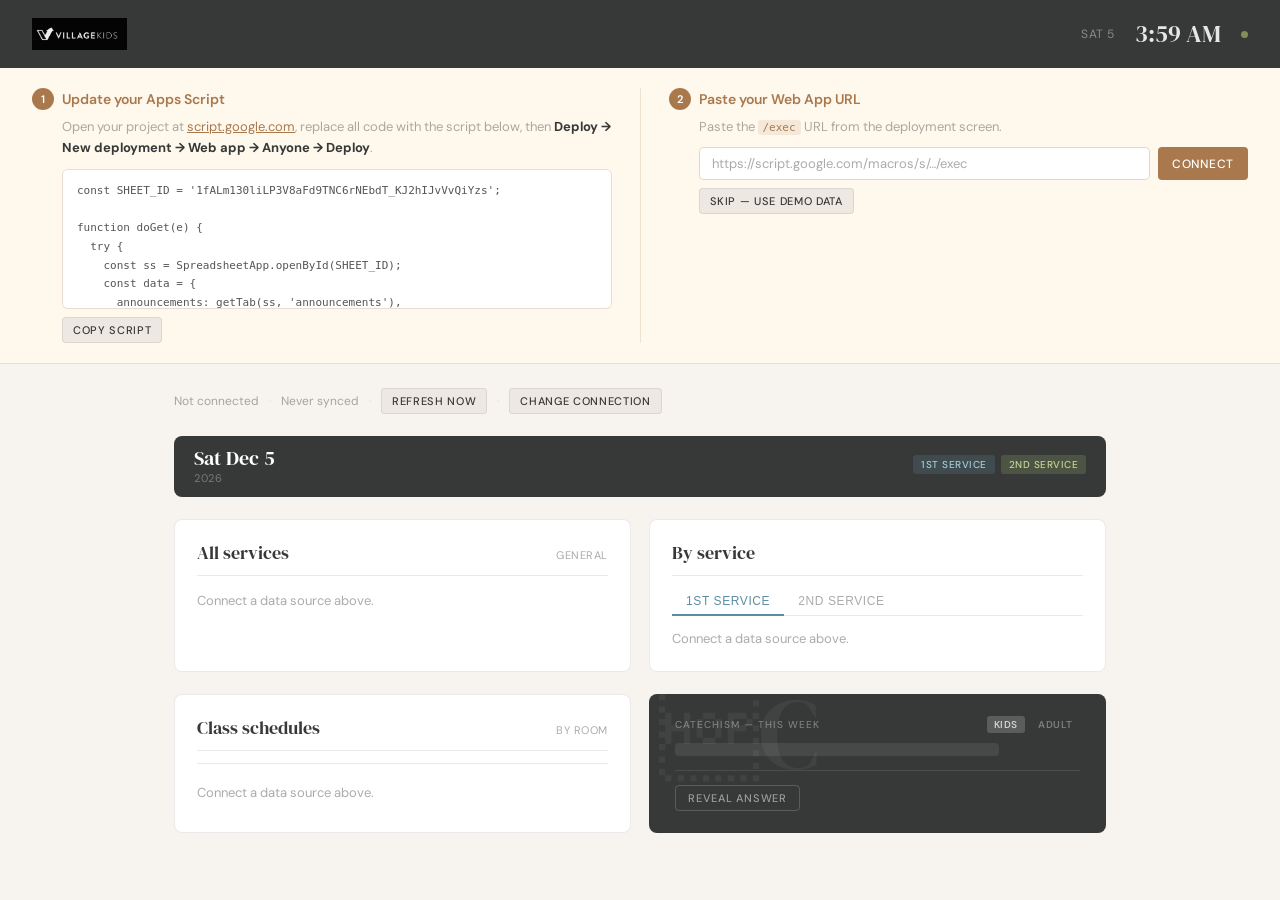
<file: village-kids-dashboard-v6.html>
<!DOCTYPE html>
<html lang="en">
<head>
<meta charset="UTF-8">
<meta name="viewport" content="width=device-width, initial-scale=1.0, viewport-fit=cover">
<meta name="apple-mobile-web-app-capable" content="yes">
<meta name="apple-mobile-web-app-status-bar-style" content="black-translucent">
<title>Village Kids</title>
<link rel="preconnect" href="https://fonts.googleapis.com">
<link href="https://fonts.googleapis.com/css2?family=DM+Sans:wght@300;400;500;600&family=DM+Serif+Display&display=swap" rel="stylesheet">
<style>
*,*::before,*::after{box-sizing:border-box;margin:0;padding:0}
:root{
  --blue:#5d8da1;--green:#a0b46a;--tan:#a9794d;
  --red:#954a4b;--dark:#373838;--cream:#f7f4ef;
  --off:#ede9e2;--rule:rgba(55,56,56,0.10);
  --text:#373838;--muted:rgba(55,56,56,0.42);
}
html,body{min-height:100%;font-family:'DM Sans',sans-serif;background:var(--cream);color:var(--text);-webkit-font-smoothing:antialiased}

header{background:var(--dark);padding:0 32px;height:68px;display:flex;align-items:center;justify-content:space-between;position:sticky;top:0;z-index:200}
.logo img{height:32px;display:block;opacity:.92}
.hright{display:flex;align-items:center;gap:20px}
.hdate{font-size:12px;color:rgba(255,255,255,.42);letter-spacing:.05em;text-transform:uppercase}
.hclock{font-family:'DM Serif Display',serif;font-size:24px;color:rgba(255,255,255,.88);line-height:1}
.sync-dot{width:7px;height:7px;border-radius:50%;background:var(--green);opacity:.7;flex-shrink:0;transition:background .3s,opacity .3s}
.sync-dot.syncing{animation:pulse .9s ease-in-out infinite}
.sync-dot.error{background:var(--red);opacity:1;animation:none}
@keyframes pulse{0%,100%{opacity:.25}50%{opacity:1}}

.setup-banner{background:#fff8ed;border-bottom:1px solid rgba(169,121,77,.22);padding:20px 32px;display:flex;gap:24px;flex-wrap:wrap}
.setup-banner.hidden{display:none}
.setup-step{flex:1;min-width:260px}
.step-num{display:inline-flex;align-items:center;justify-content:center;width:22px;height:22px;border-radius:50%;background:var(--tan);color:#fff;font-size:11px;font-weight:600;margin-right:8px;flex-shrink:0}
.step-title{font-size:14px;font-weight:600;color:var(--tan);display:flex;align-items:center;margin-bottom:6px}
.step-body{font-size:13px;color:var(--muted);line-height:1.65;padding-left:30px}
.step-body code{background:rgba(169,121,77,.12);color:var(--tan);padding:1px 5px;border-radius:3px;font-size:11px;font-family:monospace}
.step-body a{color:var(--tan)}
.step-body strong{color:var(--text)}
.script-box{background:#fff;border:1px solid rgba(169,121,77,.25);border-radius:6px;padding:12px 14px;margin-top:10px;font-family:monospace;font-size:11px;color:#555;line-height:1.7;max-height:140px;overflow-y:auto;white-space:pre;user-select:all}
.url-row{display:flex;gap:8px;margin-top:10px;flex-wrap:wrap}
.url-input{font-family:'DM Sans',sans-serif;font-size:13px;padding:7px 12px;border:1px solid rgba(169,121,77,.3);border-radius:5px;background:#fff;color:var(--text);outline:none;flex:1;min-width:200px;transition:border-color .2s}
.url-input:focus{border-color:var(--tan)}
.url-input::placeholder{color:var(--muted)}
.divider-v{width:1px;background:rgba(169,121,77,.18);margin:0 4px;align-self:stretch}

.btn{font-family:'DM Sans',sans-serif;font-size:12px;font-weight:500;letter-spacing:.06em;text-transform:uppercase;padding:7px 14px;border-radius:4px;border:none;cursor:pointer;transition:opacity .15s;white-space:nowrap}
.btn:hover{opacity:.82}
.btn-tan{background:var(--tan);color:#fff}
.btn-ghost{background:var(--off);color:var(--text);border:1px solid var(--rule)}
.btn-sm{padding:5px 10px;font-size:11px}

.page{max-width:980px;margin:0 auto;padding:24px 24px 60px;display:flex;flex-direction:column;gap:22px}
.status-bar{display:flex;align-items:center;gap:10px;font-size:12px;color:var(--muted);flex-wrap:wrap}
.status-bar .sep{color:var(--rule)}

.date-banner{background:var(--dark);color:#fff;border-radius:8px;padding:12px 20px;display:flex;align-items:center;justify-content:space-between;flex-wrap:wrap;gap:8px}
.date-main{font-family:'DM Serif Display',serif;font-size:20px;letter-spacing:.01em;line-height:1}
.date-sub{font-size:11px;color:rgba(255,255,255,.32);text-transform:uppercase;letter-spacing:.06em;margin-top:3px}
.svc-tags{display:flex;gap:6px;flex-wrap:wrap;align-items:center}
.svc-tag{font-size:10px;font-weight:500;letter-spacing:.05em;text-transform:uppercase;padding:3px 8px;border-radius:3px}
.svc-tag-1{background:rgba(93,141,161,.22);color:#a8cbda}
.svc-tag-2{background:rgba(160,180,106,.22);color:#c4d494}
.svc-note{font-size:11px;color:rgba(255,255,255,.38);font-style:italic;margin-top:3px;text-align:right}

.two-col{display:grid;grid-template-columns:1fr 1fr;gap:18px}
.card{background:#fff;border-radius:8px;padding:20px 22px;border:1px solid var(--rule)}
.sec-hdr{display:flex;align-items:baseline;justify-content:space-between;margin-bottom:12px;padding-bottom:10px;border-bottom:1px solid var(--rule)}
.sec-title{font-family:'DM Serif Display',serif;font-size:18px;font-weight:400;color:var(--dark)}
.sec-meta{font-size:11px;color:var(--muted);letter-spacing:.05em;text-transform:uppercase}

.ann-empty{font-size:13px;color:var(--muted);padding:4px 0}
.ann-item{display:flex;gap:12px;padding:9px 0;border-bottom:1px solid var(--rule);align-items:flex-start}
.ann-item:last-child{border-bottom:none}
.ann-accent{width:3px;min-height:30px;border-radius:2px;flex-shrink:0;margin-top:2px}
.ann-body{flex:1;min-width:0}
.ann-title{font-size:14px;font-weight:500;line-height:1.35}
.ann-text{font-size:13px;color:var(--muted);margin-top:2px;line-height:1.45}
.ann-badge{font-size:10px;font-weight:500;letter-spacing:.06em;text-transform:uppercase;padding:2px 6px;border-radius:3px;margin-top:4px;display:inline-block}

.svc-tabs{display:flex;margin-bottom:10px;border-bottom:1px solid var(--rule)}
.svc-tab{font-size:12px;font-weight:500;letter-spacing:.05em;text-transform:uppercase;padding:6px 14px;background:none;border:none;cursor:pointer;color:var(--muted);border-bottom:2px solid transparent;margin-bottom:-1px;transition:color .2s,border-color .2s}
.svc-tab.s1{color:var(--blue);border-bottom-color:var(--blue)}
.svc-tab.s2{color:var(--green);border-bottom-color:var(--green)}
.svc-panel{display:none}
.svc-panel.active{display:block}

/* CLASS TABS & SCHEDULE */
.class-tab-bar{display:flex;flex-wrap:wrap;border-bottom:1px solid var(--rule);margin-bottom:16px}
.class-tab{font-size:12px;font-weight:500;letter-spacing:.03em;padding:7px 14px;background:none;border:none;cursor:pointer;color:var(--muted);border-bottom:2px solid transparent;margin-bottom:-1px;transition:color .15s,border-color .15s;white-space:nowrap}
.class-tab.active{color:var(--tan);border-bottom-color:var(--tan)}
.class-panel{display:none}
.class-panel.active{display:block}

/* Two-service schedule grid inside class panel */
.svc-sched-grid{display:grid;grid-template-columns:1fr 1fr;gap:16px}
.svc-sched-col{}
.svc-sched-label{font-size:10px;font-weight:600;letter-spacing:.08em;text-transform:uppercase;padding:4px 8px;border-radius:3px;display:inline-block;margin-bottom:10px}
.svc-sched-label-1{background:rgba(93,141,161,.12);color:var(--blue)}
.svc-sched-label-2{background:rgba(160,180,106,.12);color:#608030}

.class-sched-row{display:flex;align-items:flex-start;gap:10px;padding:7px 0;border-bottom:1px solid var(--rule)}
.class-sched-row:last-child{border-bottom:none}
.class-sched-time{font-family:'DM Serif Display',serif;font-size:11px;color:var(--muted);min-width:46px;flex-shrink:0;padding-top:2px;white-space:nowrap}
.class-sched-dot{width:6px;height:6px;border-radius:50%;flex-shrink:0;margin-top:4px}
.class-sched-info{flex:1}
.class-sched-event{font-size:13px;font-weight:500;line-height:1.3}
.class-sched-sub{font-size:11px;color:var(--muted);margin-top:1px}
.class-now{font-size:10px;font-weight:500;background:var(--red);color:#fff;padding:1px 5px;border-radius:3px;margin-left:5px;vertical-align:middle}
.no-schedule-msg{font-size:13px;color:var(--muted);padding:10px 0;font-style:italic}

/* CATECHISM */
.catechism-card{background:var(--dark);color:#fff;border-radius:8px;padding:22px 26px;position:relative;overflow:hidden}
.catechism-card::before{content:'C';font-family:'DM Serif Display',serif;font-size:100px;color:rgba(255,255,255,.05);position:absolute;top:-10px;left:10px;line-height:1;pointer-events:none}
.cat-label{font-size:10px;font-weight:500;letter-spacing:.1em;text-transform:uppercase;color:rgba(255,255,255,.35);margin-bottom:10px;display:flex;align-items:center;justify-content:space-between}
.cat-num{font-family:'DM Serif Display',serif;font-size:12px;color:rgba(255,255,255,.25)}
.cat-question{font-family:'DM Serif Display',serif;font-size:17px;line-height:1.5;color:rgba(255,255,255,.92);margin-bottom:10px}
.cat-scripture{font-size:12px;color:rgba(255,255,255,.35);font-style:italic;margin-bottom:14px}
.cat-answer-wrap{border-top:1px solid rgba(255,255,255,.1);padding-top:14px}
.cat-reveal-btn{background:none;border:1px solid rgba(255,255,255,.18);color:rgba(255,255,255,.5);font-family:'DM Sans',sans-serif;font-size:11px;font-weight:500;letter-spacing:.07em;text-transform:uppercase;padding:5px 12px;border-radius:4px;cursor:pointer;transition:all .2s;display:flex;align-items:center;gap:6px}
.cat-reveal-btn:hover{background:rgba(255,255,255,.08);color:rgba(255,255,255,.85)}
.cat-answer{font-size:14px;line-height:1.65;color:rgba(255,255,255,.8);display:none;margin-top:12px}
.cat-answer.revealed{display:block;animation:fadeIn .3s ease}
@keyframes fadeIn{from{opacity:0;transform:translateY(4px)}to{opacity:1;transform:translateY(0)}}

.shimmer{height:13px;border-radius:4px;margin:8px 0;background:linear-gradient(90deg,var(--off) 25%,rgba(55,56,56,.06) 50%,var(--off) 75%);background-size:200% 100%;animation:shimmer 1.4s infinite}
@keyframes shimmer{0%{background-position:200% 0}100%{background-position:-200% 0}}
.shimmer.w80{width:80%}.shimmer.w60{width:60%}.shimmer.w45{width:45%}

@media(max-width:700px){
  .two-col{grid-template-columns:1fr}
  .svc-sched-grid{grid-template-columns:1fr}
  header{padding:0 16px}
  .page{padding:16px 12px 48px}
  .hdate{display:none}
  .setup-banner{padding:16px}
  .divider-v{display:none}
  .class-tab{padding:6px 10px;font-size:11px}
}
</style>
</head>
<body>

<header>
  <div class="logo"><img src="[data-uri]" alt="Village Kids"></div>
  <div class="hright">
    <div class="hdate" id="hdate"></div>
    <div class="hclock" id="hclock">--:--</div>
    <div class="sync-dot" id="syncDot"></div>
  </div>
</header>

<div class="setup-banner" id="setupBanner">
  <div class="setup-step">
    <div class="step-title"><span class="step-num">1</span>Update your Apps Script</div>
    <div class="step-body">
      Open your project at <a href="https://script.google.com" target="_blank">script.google.com</a>,
      replace all code with the script below, then
      <strong>Deploy &rarr; New deployment &rarr; Web app &rarr; Anyone &rarr; Deploy</strong>.
      <div class="script-box" id="scriptBox">const SHEET_ID = '1fALm130liLP3V8aFd9TNC6rNEbdT_KJ2hIJvVvQiYzs';

function doGet(e) {
  try {
    const ss = SpreadsheetApp.openById(SHEET_ID);
    const data = {
      announcements: getTab(ss, 'announcements'),
      classes:       getTab(ss, 'classes'),
      settings:      getTab(ss, 'settings'),
    };
    const out = ContentService.createTextOutput(JSON.stringify(data));
    out.setMimeType(ContentService.MimeType.JSON);
    return out;
  } catch(err) {
    const out = ContentService.createTextOutput(JSON.stringify({ error: err.message }));
    out.setMimeType(ContentService.MimeType.JSON);
    return out;
  }
}

function getTab(ss, tabName) {
  const sheet = ss.getSheetByName(tabName);
  if (!sheet) return [];
  const rows = sheet.getDataRange().getValues();
  if (rows.length &lt; 2) return [];
  const headers = rows[0].map(h =&gt; String(h).trim().toLowerCase().replace(/\s+/g,'_'));
  return rows.slice(1)
    .map(row =&gt; {
      const obj = {};
      headers.forEach((h, i) =&gt; { obj[h] = String(row[i] != null ? row[i] : '').trim(); });
      return obj;
    })
    .filter(obj =&gt; Object.values(obj).some(v =&gt; v));
}</div>
      <button class="btn btn-ghost btn-sm" style="margin-top:8px" onclick="copyScript()">Copy script</button>
    </div>
  </div>
  <div class="divider-v"></div>
  <div class="setup-step">
    <div class="step-title"><span class="step-num">2</span>Paste your Web App URL</div>
    <div class="step-body">
      Paste the <code>/exec</code> URL from the deployment screen.
      <div class="url-row">
        <input class="url-input" id="urlInput" type="text" placeholder="https://script.google.com/macros/s/…/exec">
        <button class="btn btn-tan" onclick="saveUrl()">Connect</button>
      </div>
      <button class="btn btn-ghost btn-sm" style="margin-top:8px" onclick="useDemoData()">Skip — use demo data</button>
    </div>
  </div>
</div>

<div class="page">
  <div class="status-bar">
    <span id="statusText">Not connected</span>
    <span class="sep">&middot;</span>
    <span id="lastSync">Never synced</span>
    <span class="sep">&middot;</span>
    <button class="btn btn-ghost btn-sm" onclick="fetchData()">Refresh now</button>
    <span class="sep">&middot;</span>
    <button class="btn btn-ghost btn-sm" onclick="changeUrl()">Change connection</button>
  </div>

  <div class="date-banner">
    <div>
      <div class="date-main" id="dateBig"></div>
      <div class="date-sub" id="dateSub"></div>
    </div>
    <div>
      <div class="svc-tags">
        <span class="svc-tag svc-tag-1" id="svc1Label">1st Service</span>
        <span class="svc-tag svc-tag-2" id="svc2Label">2nd Service</span>
      </div>
      <div class="svc-note" id="svcNote"></div>
    </div>
  </div>

  <!-- ANNOUNCEMENTS -->
  <div class="two-col">
    <div class="card">
      <div class="sec-hdr">
        <span class="sec-title">All services</span>
        <span class="sec-meta">General</span>
      </div>
      <div id="annGlobal"><div class="shimmer w80"></div><div class="shimmer w60"></div></div>
    </div>
    <div class="card">
      <div class="sec-hdr"><span class="sec-title">By service</span></div>
      <div class="svc-tabs">
        <button class="svc-tab s1" id="tab1" onclick="switchSvcTab(1)">1st Service</button>
        <button class="svc-tab"    id="tab2" onclick="switchSvcTab(2)">2nd Service</button>
      </div>
      <div class="svc-panel active" id="panelS1">
        <div id="annS1"><div class="shimmer w80"></div><div class="shimmer w45"></div></div>
      </div>
      <div class="svc-panel" id="panelS2"><div id="annS2"></div></div>
    </div>
  </div>

  <!-- CLASS SCHEDULES + CATECHISM -->
  <div class="two-col">
    <div class="card" style="grid-column:1">
      <div class="sec-hdr">
        <span class="sec-title">Class schedules</span>
        <span class="sec-meta">By room</span>
      </div>
      <div class="class-tab-bar" id="classTabBar"></div>
      <div id="classPanels"><div class="shimmer w80"></div><div class="shimmer w60"></div></div>
    </div>
    <div class="catechism-card">
      <div class="cat-label">
        <span>Catechism &mdash; this week</span>
        <div style="display:flex;align-items:center;gap:6px">
          <span class="cat-num" id="catNum"></span>
          <button onclick="setCatMode('kids')" id="catBtnKids" style="background:rgba(255,255,255,.18);border:none;color:rgba(255,255,255,.7);font-family:'DM Sans',sans-serif;font-size:10px;font-weight:600;letter-spacing:.06em;text-transform:uppercase;padding:2px 7px;border-radius:3px;cursor:pointer">Kids</button>
          <button onclick="setCatMode('adult')" id="catBtnAdult" style="background:none;border:none;color:rgba(255,255,255,.35);font-family:'DM Sans',sans-serif;font-size:10px;font-weight:600;letter-spacing:.06em;text-transform:uppercase;padding:2px 7px;border-radius:3px;cursor:pointer">Adult</button>
        </div>
      </div>
      <div class="cat-question" id="catQuestion"><div class="shimmer w80" style="background:rgba(255,255,255,.08)"></div></div>
      <div class="cat-scripture" id="catScripture"></div>
      <div class="cat-answer-wrap">
        <button class="cat-reveal-btn" id="catRevealBtn" onclick="toggleAnswer()">
          <span id="catRevealLabel">Reveal answer</span>
        </button>
        <div class="cat-answer" id="catAnswer"></div>
      </div>
    </div>
  </div>
</div>

<script>
const URL_KEY   = 'vk_script_url';
const REFRESH   = 120000;
const CLASS_ORDER = ['Nursery','Toddler/Wobbler','Preschool','Kindergarten - 1st Grade','2nd - 3rd Grade','4th - 6th Grade'];

// All 52 New City Catechism Q&As \u2014 [question, adult answer, kids answer, scripture]
// All 52 New City Catechism Q&As \u2014 [question, adult answer, kids answer, scripture]

const NCC = [
  ['What is our only hope in life and death?','That we are not our own but belong, body and soul, in life and in death, to God and to our Savior Jesus Christ.','That we are not our own but belong to God.','Romans 14:7\u20138'],
  ['What is God?','God is the creator and sustainer of everyone and everything. He is eternal, infinite, and unchangeable in his power and perfection, goodness and glory, wisdom, justice, and truth. Nothing happens except through him and by his will.','God is the creator of everyone and everything.','Psalm 86:15'],
  ['How many persons are there in God?','There are three persons in the one true and living God: the Father, the Son, and the Holy Spirit. They are the same in substance, equal in power and glory.','There are three persons in one God: the Father, the Son, and the Holy Spirit.','Matthew 28:19'],
  ['How and why did God create us?','God created us male and female in his own image to know him, love him, live with him, and glorify him. And it is right that we who were created by God should live to his glory.','God created us male and female in his own image to glorify him.','Genesis 1:27'],
  ['What else did God create?','God created all things by his powerful Word, and all his creation was very good; everything flourished under his loving rule.','God created all things and all his creation was very good.','Genesis 1:31'],
  ['How can we glorify God?','We glorify God by enjoying him, loving him, trusting him, and by obeying his will, commands, and law.','By loving him and by obeying his commands and law.','1 Corinthians 10:31'],
  ['What does the law of God require?','Personal, perfect, and perpetual obedience; that we love God with all our heart, soul, mind, and strength; and love our neighbor as ourselves. What God forbids should never be done and what God commands should always be done.','That we love God with all our heart, soul, mind, and strength; and love our neighbor as ourselves.','Matthew 22:37\u201340'],
  ['What is the law of God stated in the Ten Commandments?','You shall have no other gods before me. You shall not make idols. You shall not take the name of the Lord your God in vain. Remember the Sabbath day. Honor your father and your mother. You shall not murder. You shall not commit adultery. You shall not steal. You shall not bear false witness. You shall not covet.','You shall have no other gods before me. You shall not make for yourself an idol. You shall not misuse the name of the Lord your God. Remember the Sabbath day by keeping it holy. Honor your father and your mother. You shall not murder. You shall not commit adultery. You shall not steal. You shall not give false testimony. You shall not covet.','Exodus 20:1\u201317'],
  ['What does God require in the fourth and fifth commandments?','Fourth, that on the Sabbath day we rest from our daily work and attend the church of God. Fifth, that we love and honor our father and our mother, submitting to their godly discipline and direction.','First, that we know God as the only true God. Second, that we avoid all idolatry. Third, that we treat God\'s name with fear and reverence.','Exodus 20:8'],
  ['What does God require in the sixth, seventh, and eighth commandments?','Sixth, that we do not hurt, or hate, or be hostile to our neighbor, but be patient and peaceful, pursuing even our enemies with love. Seventh, that we live purely and faithfully in marriage, or in singleness, avoiding all unchaste actions, desires, words, looks, and thoughts. Eighth, that we do not take without permission that which belongs to someone else, but further the financial interests of our neighbor wherever we can and may.','Fourth, that on the Sabbath day we spend time in worship of God. Fifth, that we love and honor our father and our mother.','Matthew 5:44'],
  ['What does God require in the ninth and tenth commandments?','Ninth, that we do not lie or deceive, but speak the truth in love. Tenth, that we are content, not envying anyone or resenting what God has given them or us.','Sixth, that we do not hurt or hate our neighbor. Seventh, that we live purely and faithfully. Eighth, that we do not take without permission that which belongs to someone else.','Ephesians 4:25'],
  ['Can anyone keep the law of God perfectly?','Since the fall, no mere human has been able to keep the law of God perfectly, but consistently breaks it in thought, word, and deed.','Ninth, that we do not lie or deceive. Tenth, that we are content, not envying anyone.','Ecclesiastes 7:20'],
  ['Since no one can keep the law, what is its purpose?','That we may know the holy nature and will of God, and the sinful nature and disobedience of our hearts; and thus our need of a Savior. The law also teaches and exhorts us to live a life worthy of our Savior.','Since the fall, no human has been able to keep the law of God perfectly.','Romans 3:20'],
  ['What is sin?','Sin is rejecting or ignoring God in the world he created, rebelling against him by living without reference to him, not being or doing what he requires in his law \u2014 resulting in our death and the disintegration of all creation.','No, but because of the disobedience of Adam and Eve we are all born in sin and guilt, unable to keep God\'s law.','1 John 3:4'],
  ['What is idolatry?','Idolatry is trusting in created things rather than the Creator for our hope and happiness, significance and security.','That we may know the holy nature of God, and the sinful nature of our hearts; and thus our need of a Savior.','Galatians 5:19\u201321'],
  ['Will God allow our disobedience and idolatry to go unpunished?','No, every sin is against the sovereignty, holiness, and goodness of God, and against his righteous law, and God is righteously angry with our sins and will punish them in his just judgment both in this life, and in the life to come.','Sin is rejecting or ignoring God in the world he created, not being or doing what he requires in his law.','Hebrews 10:31'],
  ['Is there any way to escape punishment and be reconciled to God?','Yes, to satisfy his justice, God himself, out of mere mercy, reconciles us to himself and delivers us from sin and its punishment through a Redeemer.','Idolatry is trusting in created things rather than the Creator.','John 3:16'],
  ['Who is the Redeemer?','The only Redeemer is the Lord Jesus Christ, the eternal Son of God, in whom God became man and bore the penalty for sin himself.','No, God is righteously angry with our sins and will punish them both in this life, and in the life to come.','1 Timothy 2:5'],
  ['What sort of Redeemer is needed to bring us back to God?','One who is truly human and also truly God.','Yes, God reconciles us to himself by a Redeemer.','Romans 1:3\u20134'],
  ['Why must the Redeemer be truly human?','That in human nature he might on our behalf perfectly obey the whole law and suffer the punishment for human sin; and also that he might sympathize with our weaknesses.','The only Redeemer is the Lord Jesus Christ.','Hebrews 2:17'],
  ['Why must the Redeemer be truly God?','That because of his divine nature his obedience and suffering would be perfect and effective; and also that he would be able to bear the righteous anger of God against sin and yet overcome death.','One who is truly human and also truly God.','Isaiah 53:11'],
  ['Why was it necessary for Christ to die?','Because the justice and truth of God required that satisfaction for our sins could be made in no other way than by the death of the Son of God.','That in human nature he might on our behalf perfectly obey the whole law and suffer the punishment for human sin.','Romans 3:25\u201326'],
  ['How is the grace of God made effective for us?','By the work of the Holy Spirit, who applies to us all that Christ has done.','That because of his divine nature his obedience and suffering would be perfect and effective.','Titus 3:5\u20136'],
  ['How can we be saved?','Only by faith in Jesus Christ and in his substitutionary atoning death on the cross; so even though I deserve divine judgment, Christ merited salvation for me through his sinless life, death, resurrection, and ascension.','Christ died willingly in our place to deliver us from the power and penalty of sin and bring us back to God.','Ephesians 2:8'],
  ['What is faith in Jesus Christ?','Faith in Jesus Christ is acknowledging the truth of everything that God has revealed in his Word, and also receiving and resting on him alone for salvation as he is offered to us in the gospel.','Yes, because Christ\'s death on the cross fully paid the penalty for our sin, God will remember our sins no more.','John 3:36'],
  ['Should those who have faith in Christ seek their salvation through their own works?','No, they should not, as the best human works cannot earn anything before God, though a life of good works is the natural response of a believing heart.','Every part of fallen creation.','Galatians 2:16'],
  ['Since we are redeemed by grace alone, through faith alone, do we have to keep the law of God?','Yes, because Christ has taken away the curse of the law, we are free from its condemnation and are enabled through the Spirit to live according to it as the loving expression of our gratitude to God.','No, only those who are elected by God and united to Christ by faith.','Romans 8:4'],
  ['What do we believe about the Holy Spirit?','That he is God, coeternal with the Father and the Son, and that God grants him without measure to all who believe.','They will be cast out from the presence of God, into hell, to be justly punished, forever.','Acts 5:3\u20134'],
  ['What is prayer?','Prayer is pouring out our hearts to God in praise, petition, confession of sin, and thanksgiving.','Only by faith in Jesus Christ and in his substitutionary atoning death on the cross.','1 Thessalonians 5:16\u201318'],
  ['With what attitude should we pray?','With love, perseverance, and gratefulness; in a humble, sincere manner, from a deep sense of our need, with faith that God will listen because of Christ alone and not because of our own merits.','Receiving and resting on him alone for salvation as he is offered to us in the gospel.','Romans 8:26'],
  ['How is the Word of God to be read and heard?','With diligence, preparation, and prayer; so that we may accept it with faith, store it in our hearts, and practice it in our lives.','We believe in God the Father Almighty, Maker of heaven and earth; and in Jesus Christ his only Son our Lord, who was conceived by the Holy Spirit, born of the virgin Mary, suffered under Pontius Pilate, was crucified, died, and was buried. He descended into hell. The third day he rose again from the dead. He ascended into heaven, and is seated at the right hand of God the Father Almighty. We believe in the Holy Spirit, the holy catholic church, the communion of saints, the forgiveness of sins, the resurrection of the body, and the life everlasting.','Colossians 3:16'],
  ['What is baptism?','Baptism is the washing with water in the name of the Father, the Son, and the Holy Spirit; it signifies and seals our adoption into Christ, our cleansing from sin, and our commitment to belong to God and to his people.','Justification means our declared righteousness before God. Sanctification means our gradual, growing righteousness.','Romans 6:3\u20134'],
  ['Is baptism with water the washing away of sin itself?','No, only the blood of Christ and the renewal of the Holy Spirit can cleanse us from sin.','No, everything necessary to salvation is found in Christ.','Mark 1:8'],
  ['What is the church?','God chooses and preserves for himself a community elected for eternal life and united by faith, who love, follow, learn from, and worship God together. God sends out this community to proclaim the gospel and prefigure his kingdom by the quality of their life together and their love for one another.','Yes, so that our lives may show love and gratitude to God; and so that by our godly behavior others may be won to Christ.','Ephesians 1:22\u201323'],
  ['Where is Christ now?','Christ rose bodily from the grave on the third day after his death and is seated at the right hand of the Father, ruling his kingdom and interceding for us, until he returns to judge the living and the dead.','From the Holy Spirit.','Romans 8:34'],
  ['What hope does everlasting life hold for us?','It reminds us that this present fallen world is not all there is; soon we will live with and enjoy God forever in the new city, in the new heaven and the new earth, where we will be fully and forever freed from all sin and will inhabit renewed, resurrection bodies in a renewed, restored creation.','That he is God, coeternal with the Father and the Son.','Revelation 21:1\u20134']
];

const TAG = {
  info:   {accent:'#5d8da1',bg:'rgba(93,141,161,.1)',  text:'#3a7490'},
  urgent: {accent:'#954a4b',bg:'rgba(149,74,75,.1)',   text:'#7a2e2f'},
  event:  {accent:'#a0b46a',bg:'rgba(160,180,106,.13)',text:'#608030'},
  prayer: {accent:'#a9794d',bg:'rgba(169,121,77,.12)', text:'#7a5030'},
};

const DEMO = {
  announcements:[
    {scope:'all',  title:'Check-in kiosks updated',      detail:'Use new tablets at main entrance.',    tag:'info'},
    {scope:'all',  title:'Allergy alert \u2014 nursery', detail:'No peanut products near rooms 1\u20133.', tag:'urgent'},
    {scope:'1st',  title:'Worship in main hall',          detail:'Kids join parents for opening song.',  tag:'info'},
    {scope:'2nd',  title:'VBS registration open',         detail:'Table in foyer after service.',        tag:'event'},
  ],
  classes:[
    {class:'Toddler/Wobbler', service:'1st', time:'9:15 AM', event:'Drop-off',            detail:'',                  now:'false'},
    {class:'Toddler/Wobbler', service:'1st', time:'9:25 AM', event:'Worship & movement',  detail:'Songs & dancing',   now:'true'},
    {class:'Toddler/Wobbler', service:'1st', time:'9:45 AM', event:'Bible story',          detail:'',                  now:'false'},
    {class:'Toddler/Wobbler', service:'1st', time:'10:05 AM',event:'Snack & play',         detail:'',                  now:'false'},
    {class:'Toddler/Wobbler', service:'1st', time:'10:25 AM',event:'Pickup',               detail:'',                  now:'false'},
    {class:'Toddler/Wobbler', service:'2nd', time:'11:00 AM',event:'Drop-off',             detail:'',                  now:'false'},
    {class:'Toddler/Wobbler', service:'2nd', time:'11:15 AM',event:'Worship & movement',   detail:'Songs & dancing',   now:'false'},
    {class:'Toddler/Wobbler', service:'2nd', time:'11:35 AM',event:'Bible story',           detail:'',                  now:'false'},
    {class:'Toddler/Wobbler', service:'2nd', time:'11:55 AM',event:'Snack & play',          detail:'',                  now:'false'},
    {class:'Toddler/Wobbler', service:'2nd', time:'12:15 PM',event:'Pickup',                detail:'',                  now:'false'},
    {class:'Preschool',       service:'1st', time:'9:15 AM', event:'Drop-off',             detail:'',                  now:'false'},
    {class:'Preschool',       service:'1st', time:'9:25 AM', event:'Worship',              detail:'Songs & prayer',    now:'false'},
    {class:'Preschool',       service:'1st', time:'9:40 AM', event:'Bible lesson',          detail:'John 3:1\u201315',  now:'true'},
    {class:'Preschool',       service:'1st', time:'10:00 AM',event:'Craft',                 detail:'',                  now:'false'},
    {class:'Preschool',       service:'1st', time:'10:25 AM',event:'Pickup',                detail:'',                  now:'false'},
    {class:'Preschool',       service:'2nd', time:'11:00 AM',event:'Drop-off',              detail:'',                  now:'false'},
    {class:'Preschool',       service:'2nd', time:'11:15 AM',event:'Worship',               detail:'Songs & prayer',    now:'false'},
    {class:'Preschool',       service:'2nd', time:'11:30 AM',event:'Bible lesson',           detail:'John 3:1\u201315',  now:'false'},
    {class:'Preschool',       service:'2nd', time:'11:50 AM',event:'Craft',                  detail:'',                  now:'false'},
    {class:'Preschool',       service:'2nd', time:'12:15 PM',event:'Pickup',                 detail:'',                  now:'false'},
    {class:'Kindergarten - 1st Grade', service:'1st', time:'9:15 AM', event:'Large group worship', detail:'Main room',         now:'false'},
    {class:'Kindergarten - 1st Grade', service:'1st', time:'9:40 AM', event:'Bible lesson',         detail:'John 3:1\u201315',  now:'true'},
    {class:'Kindergarten - 1st Grade', service:'1st', time:'10:05 AM',event:'Small group',           detail:'Discussion & craft',now:'false'},
    {class:'Kindergarten - 1st Grade', service:'1st', time:'10:25 AM',event:'Pickup',                detail:'',                  now:'false'},
    {class:'Kindergarten - 1st Grade', service:'2nd', time:'11:00 AM',event:'Large group worship',   detail:'Main room',         now:'false'},
    {class:'Kindergarten - 1st Grade', service:'2nd', time:'11:30 AM',event:'Bible lesson',           detail:'John 3:1\u201315',  now:'false'},
    {class:'Kindergarten - 1st Grade', service:'2nd', time:'11:55 AM',event:'Small group',            detail:'Discussion & craft',now:'false'},
    {class:'Kindergarten - 1st Grade', service:'2nd', time:'12:15 PM',event:'Pickup',                 detail:'',                  now:'false'},
    {class:'2nd - 3rd Grade', service:'1st', time:'9:15 AM', event:'Large group worship', detail:'Main room',         now:'false'},
    {class:'2nd - 3rd Grade', service:'1st', time:'9:40 AM', event:'Bible lesson',         detail:'John 3:1\u201315',  now:'true'},
    {class:'2nd - 3rd Grade', service:'1st', time:'10:05 AM',event:'Discussion & game',    detail:'',                  now:'false'},
    {class:'2nd - 3rd Grade', service:'1st', time:'10:25 AM',event:'Pickup',               detail:'',                  now:'false'},
    {class:'2nd - 3rd Grade', service:'2nd', time:'11:00 AM',event:'Large group worship',  detail:'Main room',         now:'false'},
    {class:'2nd - 3rd Grade', service:'2nd', time:'11:30 AM',event:'Bible lesson',          detail:'John 3:1\u201315',  now:'false'},
    {class:'2nd - 3rd Grade', service:'2nd', time:'11:55 AM',event:'Discussion & game',     detail:'',                  now:'false'},
    {class:'2nd - 3rd Grade', service:'2nd', time:'12:15 PM',event:'Pickup',                detail:'',                  now:'false'},
  ],
  settings:[{
    service1_time:'9:15 AM', service2_time:'11:00 AM', service_note:'',
    catechism_number:'1',
  }]
};

function bool(v){return['true','1','yes'].includes(String(v||'').trim().toLowerCase());}
function esc(s){return String(s||'').replace(/&/g,'&amp;').replace(/</g,'&lt;').replace(/>/g,'&gt;');}

// CLOCK \u2014 short format
function tick(){
  const n=new Date();
  const DA=['Sun','Mon','Tue','Wed','Thu','Fri','Sat'];
  const MO=['Jan','Feb','Mar','Apr','May','Jun','Jul','Aug','Sep','Oct','Nov','Dec'];
  const h=n.getHours(),m=n.getMinutes(),ap=h>=12?'PM':'AM',hh=(h%12)||12,mm=String(m).padStart(2,'0');
  document.getElementById('hclock').textContent  = hh+':'+mm+' '+ap;
  document.getElementById('hdate').textContent   = DA[n.getDay()]+' '+n.getDate();
  document.getElementById('dateBig').textContent = DA[n.getDay()]+' '+MO[n.getMonth()]+' '+n.getDate();
  document.getElementById('dateSub').textContent = n.getFullYear();
}
tick(); setInterval(tick,15000);

// RENDER ANNOUNCEMENTS
function renderAnn(items,elId){
  const el=document.getElementById(elId);
  if(!items||!items.length){el.innerHTML='<p class="ann-empty">No announcements.</p>';return;}
  el.innerHTML=items.map(a=>{
    const c=TAG[a.tag]||TAG.info;
    return '<div class="ann-item"><div class="ann-accent" style="background:'+c.accent+'"></div>'
      +'<div class="ann-body"><div class="ann-title">'+esc(a.title)+'</div>'
      +(a.detail?'<div class="ann-text">'+esc(a.detail)+'</div>':'')
      +'<span class="ann-badge" style="background:'+c.bg+';color:'+c.text+'">'+esc(a.tag||'info')+'</span>'
      +'</div></div>';
  }).join('');
}

// RENDER CLASS SCHEDULES \u2014 split by service column
function renderClasses(rows){
  const tabBar = document.getElementById('classTabBar');
  const panels = document.getElementById('classPanels');

  // Group: groups[cls][service] = [rows]
  const groups = {};
  (rows||[]).forEach(r=>{
    const cls = r.class||r.classroom||r.room||'';
    if(!cls) return;
    if(!groups[cls]) groups[cls]={'1st':[],'2nd':[]};
    const svc = (r.service||'').toLowerCase();
    if(svc==='2nd'||svc==='second'||svc==='2') groups[cls]['2nd'].push(r);
    else groups[cls]['1st'].push(r); // default to 1st
  });

  const dataClasses = Object.keys(groups);
  const ordered = CLASS_ORDER.slice();
  dataClasses.forEach(c=>{ if(!ordered.includes(c)) ordered.push(c); });

  tabBar.innerHTML='';
  panels.innerHTML='';

  ordered.forEach((cls,i)=>{
    const btn=document.createElement('button');
    btn.className='class-tab'+(i===0?' active':'');
    btn.textContent=cls;
    btn.addEventListener('click',function(){switchClassTab(cls,this);});
    tabBar.appendChild(btn);

    const panel=document.createElement('div');
    panel.className='class-panel'+(i===0?' active':'');
    panel.dataset.cls=cls;

    const clsData = groups[cls];
    if(!clsData){
      const msg=document.createElement('p');
      msg.className='no-schedule-msg';
      msg.textContent='No schedule for this class.';
      panel.appendChild(msg);
    } else {
      const grid=document.createElement('div');
      grid.className='svc-sched-grid';

      ['1st','2nd'].forEach((svc,si)=>{
        const col=document.createElement('div');
        col.className='svc-sched-col';
        const lbl=document.createElement('div');
        lbl.className='svc-sched-label svc-sched-label-'+(si+1);
        lbl.textContent=svc+' Service';
        col.appendChild(lbl);

        const svcRows=(clsData[svc]||[]);
        if(!svcRows.length){
          const msg=document.createElement('p');
          msg.className='no-schedule-msg';
          msg.style.fontSize='12px';
          msg.textContent='No schedule.';
          col.appendChild(msg);
        } else {
          svcRows.forEach(s=>{
            const isNow=bool(s.now);
            const row=document.createElement('div');
            row.className='class-sched-row';
            row.innerHTML='<span class="class-sched-time">'+esc(s.time)+'</span>'
              +'<div class="class-sched-dot" style="background:'+(isNow?'var(--red)':'var(--tan)')+'"></div>'
              +'<div class="class-sched-info">'
              +'<span class="class-sched-event">'+esc(s.event)+'</span>'
              +(isNow?'<span class="class-now">Now</span>':'')
              +(s.detail?'<div class="class-sched-sub">'+esc(s.detail)+'</div>':'')
              +'</div>';
            col.appendChild(row);
          });
        }
        grid.appendChild(col);
      });
      panel.appendChild(grid);
    }
    panels.appendChild(panel);
  });
}

function switchClassTab(cls,btn){
  document.querySelectorAll('.class-tab').forEach(t=>t.classList.remove('active'));
  document.querySelectorAll('.class-panel').forEach(p=>p.classList.remove('active'));
  btn.classList.add('active');
  document.querySelectorAll('.class-panel').forEach(p=>{
    if(p.dataset.cls===cls) p.classList.add('active');
  });
}

// CATECHISM \u2014 driven by question number, with kids/adult toggle
let catMode = 'kids';
let catCurrentNum = 0;
let catCurrentSettings = {};

function setCatMode(mode){
  catMode = mode;
  document.getElementById('catBtnKids').style.background  = mode==='kids'  ? 'rgba(255,255,255,.18)' : 'none';
  document.getElementById('catBtnAdult').style.background = mode==='adult' ? 'rgba(255,255,255,.18)' : 'none';
  document.getElementById('catBtnKids').style.color  = mode==='kids'  ? 'rgba(255,255,255,.7)' : 'rgba(255,255,255,.35)';
  document.getElementById('catBtnAdult').style.color = mode==='adult' ? 'rgba(255,255,255,.7)' : 'rgba(255,255,255,.35)';
  // Update the answer text only — no full re-render
  const num = catCurrentNum;
  if(num>=1 && num<=52){
    const entry = NCC[num-1];
    const s = catCurrentSettings;
    const a = (s.catechism_answer) || (mode==='kids' ? entry[2] : entry[1]);
    document.getElementById('catAnswer').textContent = a;
    document.getElementById('catAnswer').classList.remove('revealed');
    document.getElementById('catRevealLabel').textContent = 'Reveal answer';
  }
}

function renderCatechism(s){
  catCurrentSettings = s;
  const num = parseInt(s.catechism_number||s.catechism_num||'0',10);
  catCurrentNum = num;
  const qEl=document.getElementById('catQuestion');
  const aEl=document.getElementById('catAnswer');
  const sEl=document.getElementById('catScripture');
  const nEl=document.getElementById('catNum');
  const btn=document.getElementById('catRevealBtn');

  const manualQ = s.catechism_question||'';
  const manualA = s.catechism_answer||'';
  const manualS = s.catechism_scripture||'';

  let q,a,sc;
  if(num>=1&&num<=52){
    const entry=NCC[num-1];
    q=manualQ||entry[0];
    // index 2 = kids answer, index 1 = adult answer
    a=manualA||(catMode==='kids' ? entry[2] : entry[1]);
    sc=manualS||entry[3];
    nEl.textContent='Q'+num;
  } else if(manualQ){
    q=manualQ; a=manualA; sc=manualS; nEl.textContent='';
  } else {
    qEl.innerHTML='<span style="color:rgba(255,255,255,.3);font-family:DM Sans,sans-serif;font-size:13px">Set catechism_number (1\u201352) in settings tab.</span>';
    btn.style.display='none'; return;
  }

  qEl.textContent=q;
  sEl.textContent=sc;
  aEl.textContent=a;
  btn.style.display=a?'flex':'none';
  aEl.classList.remove('revealed');
  document.getElementById('catRevealLabel').textContent='Reveal answer';
  // Sync toggle button visuals without recursing
  document.getElementById('catBtnKids').style.background  = catMode==='kids'  ? 'rgba(255,255,255,.18)' : 'none';
  document.getElementById('catBtnAdult').style.background = catMode==='adult' ? 'rgba(255,255,255,.18)' : 'none';
  document.getElementById('catBtnKids').style.color  = catMode==='kids'  ? 'rgba(255,255,255,.7)' : 'rgba(255,255,255,.35)';
  document.getElementById('catBtnAdult').style.color = catMode==='adult' ? 'rgba(255,255,255,.7)' : 'rgba(255,255,255,.35)';
}

function toggleAnswer(){
  const aEl=document.getElementById('catAnswer');
  const showing=aEl.classList.toggle('revealed');
  document.getElementById('catRevealLabel').textContent=showing?'Hide answer':'Reveal answer';
}

// RENDER ALL
function renderAll(data){
  const anns=data.announcements||[];
  const S1=['1st','first','1','service1','service 1'];
  const S2=['2nd','second','2','service2','service 2'];
  renderAnn(anns.filter(a=>!S1.includes((a.scope||'').toLowerCase())&&!S2.includes((a.scope||'').toLowerCase())),'annGlobal');
  renderAnn(anns.filter(a=>S1.includes((a.scope||'').toLowerCase())),'annS1');
  renderAnn(anns.filter(a=>S2.includes((a.scope||'').toLowerCase())),'annS2');
  renderClasses(data.classes||[]);
  const s=(data.settings||[])[0]||{};
  if(s.service1_time) document.getElementById('svc1Label').textContent=s.service1_time;
  if(s.service2_time) document.getElementById('svc2Label').textContent=s.service2_time;
  document.getElementById('svcNote').textContent=s.service_note||'';
  renderCatechism(s);
}

function switchSvcTab(n){
  document.getElementById('tab1').className='svc-tab'+(n===1?' s1':'');
  document.getElementById('tab2').className='svc-tab'+(n===2?' s2':'');
  document.getElementById('panelS1').className='svc-panel'+(n===1?' active':'');
  document.getElementById('panelS2').className='svc-panel'+(n===2?' active':'');
}

async function fetchData(){
  const url=localStorage.getItem(URL_KEY);
  if(!url)return;
  const dot=document.getElementById('syncDot');
  dot.className='sync-dot syncing';
  document.getElementById('statusText').textContent='Syncing\u2026';
  try{
    const res=await fetch(url,{redirect:'follow'});
    if(!res.ok)throw new Error('HTTP '+res.status);
    const data=await res.json();
    if(data.error)throw new Error(data.error);
    renderAll(data);
    dot.className='sync-dot';
    const t=new Date();
    document.getElementById('lastSync').textContent='Synced '+t.toLocaleTimeString([],{hour:'2-digit',minute:'2-digit'});
    document.getElementById('statusText').textContent='Live';
  }catch(err){
    dot.className='sync-dot error';
    document.getElementById('statusText').textContent='Error \u2014 '+err.message;
    document.getElementById('lastSync').textContent='Check script URL';
  }
}

function saveUrl(){
  const v=document.getElementById('urlInput').value.trim();
  if(!v){document.getElementById('urlInput').focus();return;}
  localStorage.setItem(URL_KEY,v);
  document.getElementById('setupBanner').classList.add('hidden');
  fetchData();startPolling();
}
function changeUrl(){
  localStorage.removeItem(URL_KEY);
  document.getElementById('setupBanner').classList.remove('hidden');
  document.getElementById('statusText').textContent='Not connected';
}
function useDemoData(){
  document.getElementById('setupBanner').classList.add('hidden');
  document.getElementById('statusText').textContent='Demo mode';
  document.getElementById('lastSync').textContent='Using built-in demo data';
  document.getElementById('syncDot').className='sync-dot';
  renderAll(DEMO);
}
function copyScript(){
  navigator.clipboard.writeText(document.getElementById('scriptBox').textContent)
    .then(()=>alert('Copied!')).catch(()=>alert('Select and copy manually.'));
}

let pollTimer;
function startPolling(){clearInterval(pollTimer);pollTimer=setInterval(fetchData,REFRESH);}

const saved=localStorage.getItem(URL_KEY);
if(saved){
  document.getElementById('setupBanner').classList.add('hidden');
  fetchData();startPolling();
}else{
  ['annGlobal','annS1','annS2'].forEach(id=>
    document.getElementById(id).innerHTML='<p class="ann-empty">Connect a data source above.</p>'
  );
  document.getElementById('classTabBar').innerHTML='';
  document.getElementById('classPanels').innerHTML='<p class="ann-empty">Connect a data source above.</p>';
}
</script>
</body>
</html>
</file>
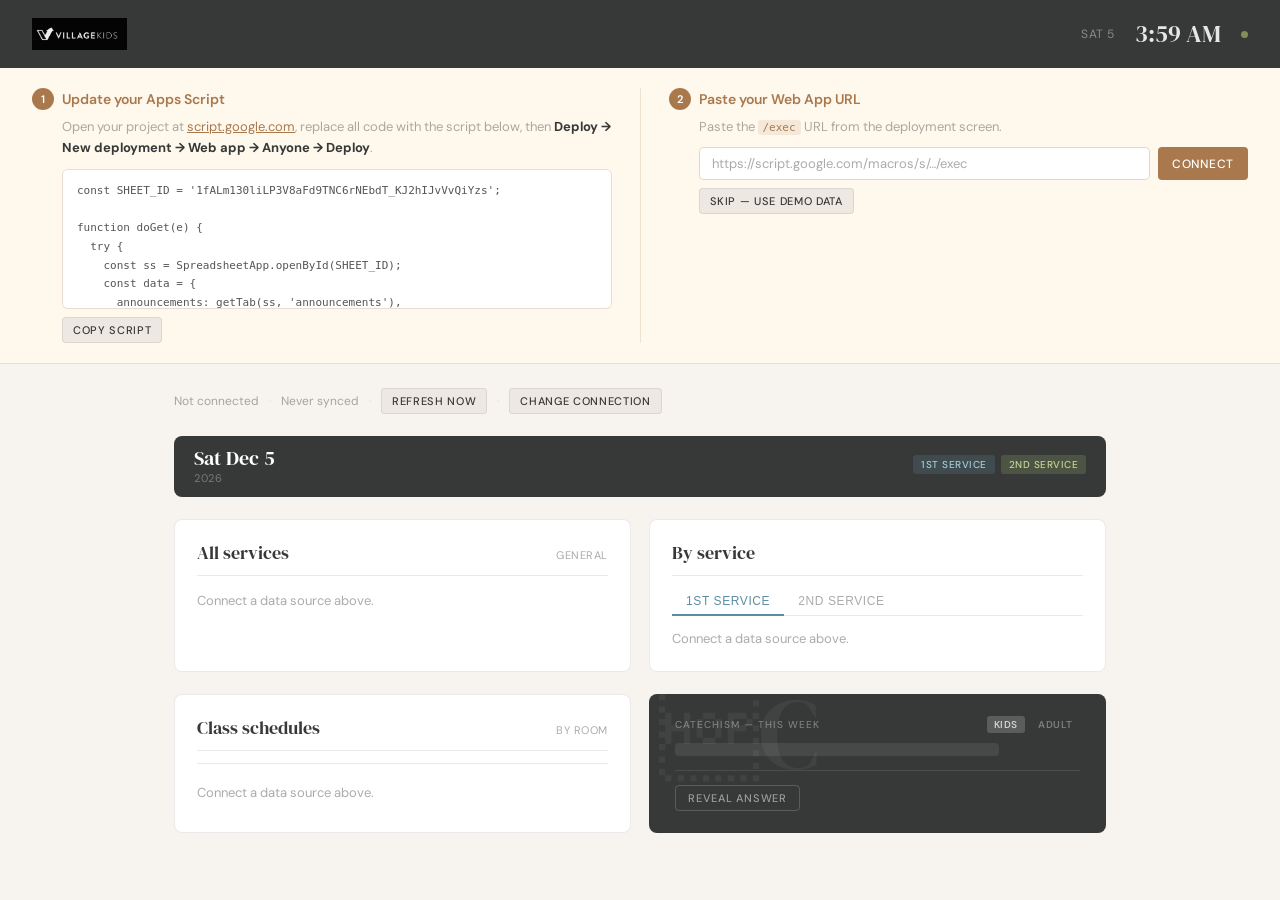
<file: village-kids-dashboard-v7.html>
<!DOCTYPE html>
<html lang="en">
<head>
<meta charset="UTF-8">
<meta name="viewport" content="width=device-width, initial-scale=1.0, viewport-fit=cover">
<meta name="apple-mobile-web-app-capable" content="yes">
<meta name="apple-mobile-web-app-status-bar-style" content="black-translucent">
<title>Village Kids</title>
<link rel="preconnect" href="https://fonts.googleapis.com">
<link href="https://fonts.googleapis.com/css2?family=DM+Sans:wght@300;400;500;600&family=DM+Serif+Display&display=swap" rel="stylesheet">
<style>
*,*::before,*::after{box-sizing:border-box;margin:0;padding:0}
:root{
  --blue:#5d8da1;--green:#a0b46a;--tan:#a9794d;
  --red:#954a4b;--dark:#373838;--cream:#f7f4ef;
  --off:#ede9e2;--rule:rgba(55,56,56,0.10);
  --text:#373838;--muted:rgba(55,56,56,0.42);
}
html,body{min-height:100%;font-family:'DM Sans',sans-serif;background:var(--cream);color:var(--text);-webkit-font-smoothing:antialiased}

header{background:var(--dark);padding:0 32px;height:68px;display:flex;align-items:center;justify-content:space-between;position:sticky;top:0;z-index:200}
.logo img{height:32px;display:block;opacity:.92}
.hright{display:flex;align-items:center;gap:20px}
.hdate{font-size:12px;color:rgba(255,255,255,.42);letter-spacing:.05em;text-transform:uppercase}
.hclock{font-family:'DM Serif Display',serif;font-size:24px;color:rgba(255,255,255,.88);line-height:1}
.sync-dot{width:7px;height:7px;border-radius:50%;background:var(--green);opacity:.7;flex-shrink:0;transition:background .3s,opacity .3s}
.sync-dot.syncing{animation:pulse .9s ease-in-out infinite}
.sync-dot.error{background:var(--red);opacity:1;animation:none}
@keyframes pulse{0%,100%{opacity:.25}50%{opacity:1}}

.setup-banner{background:#fff8ed;border-bottom:1px solid rgba(169,121,77,.22);padding:20px 32px;display:flex;gap:24px;flex-wrap:wrap}
.setup-banner.hidden{display:none}
.setup-step{flex:1;min-width:260px}
.step-num{display:inline-flex;align-items:center;justify-content:center;width:22px;height:22px;border-radius:50%;background:var(--tan);color:#fff;font-size:11px;font-weight:600;margin-right:8px;flex-shrink:0}
.step-title{font-size:14px;font-weight:600;color:var(--tan);display:flex;align-items:center;margin-bottom:6px}
.step-body{font-size:13px;color:var(--muted);line-height:1.65;padding-left:30px}
.step-body code{background:rgba(169,121,77,.12);color:var(--tan);padding:1px 5px;border-radius:3px;font-size:11px;font-family:monospace}
.step-body a{color:var(--tan)}
.step-body strong{color:var(--text)}
.script-box{background:#fff;border:1px solid rgba(169,121,77,.25);border-radius:6px;padding:12px 14px;margin-top:10px;font-family:monospace;font-size:11px;color:#555;line-height:1.7;max-height:140px;overflow-y:auto;white-space:pre;user-select:all}
.url-row{display:flex;gap:8px;margin-top:10px;flex-wrap:wrap}
.url-input{font-family:'DM Sans',sans-serif;font-size:13px;padding:7px 12px;border:1px solid rgba(169,121,77,.3);border-radius:5px;background:#fff;color:var(--text);outline:none;flex:1;min-width:200px;transition:border-color .2s}
.url-input:focus{border-color:var(--tan)}
.url-input::placeholder{color:var(--muted)}
.divider-v{width:1px;background:rgba(169,121,77,.18);margin:0 4px;align-self:stretch}

.btn{font-family:'DM Sans',sans-serif;font-size:12px;font-weight:500;letter-spacing:.06em;text-transform:uppercase;padding:7px 14px;border-radius:4px;border:none;cursor:pointer;transition:opacity .15s;white-space:nowrap}
.btn:hover{opacity:.82}
.btn-tan{background:var(--tan);color:#fff}
.btn-ghost{background:var(--off);color:var(--text);border:1px solid var(--rule)}
.btn-sm{padding:5px 10px;font-size:11px}

.page{max-width:980px;margin:0 auto;padding:24px 24px 60px;display:flex;flex-direction:column;gap:22px}
.status-bar{display:flex;align-items:center;gap:10px;font-size:12px;color:var(--muted);flex-wrap:wrap}
.status-bar .sep{color:var(--rule)}

.date-banner{background:var(--dark);color:#fff;border-radius:8px;padding:12px 20px;display:flex;align-items:center;justify-content:space-between;flex-wrap:wrap;gap:8px}
.date-main{font-family:'DM Serif Display',serif;font-size:20px;letter-spacing:.01em;line-height:1}
.date-sub{font-size:11px;color:rgba(255,255,255,.32);text-transform:uppercase;letter-spacing:.06em;margin-top:3px}
.svc-tags{display:flex;gap:6px;flex-wrap:wrap;align-items:center}
.svc-tag{font-size:10px;font-weight:500;letter-spacing:.05em;text-transform:uppercase;padding:3px 8px;border-radius:3px}
.svc-tag-1{background:rgba(93,141,161,.22);color:#a8cbda}
.svc-tag-2{background:rgba(160,180,106,.22);color:#c4d494}
.svc-note{font-size:11px;color:rgba(255,255,255,.38);font-style:italic;margin-top:3px;text-align:right}

.two-col{display:grid;grid-template-columns:1fr 1fr;gap:18px}
.card{background:#fff;border-radius:8px;padding:20px 22px;border:1px solid var(--rule)}
.sec-hdr{display:flex;align-items:baseline;justify-content:space-between;margin-bottom:12px;padding-bottom:10px;border-bottom:1px solid var(--rule)}
.sec-title{font-family:'DM Serif Display',serif;font-size:18px;font-weight:400;color:var(--dark)}
.sec-meta{font-size:11px;color:var(--muted);letter-spacing:.05em;text-transform:uppercase}

.ann-empty{font-size:13px;color:var(--muted);padding:4px 0}
.ann-item{display:flex;gap:12px;padding:9px 0;border-bottom:1px solid var(--rule);align-items:flex-start}
.ann-item:last-child{border-bottom:none}
.ann-accent{width:3px;min-height:30px;border-radius:2px;flex-shrink:0;margin-top:2px}
.ann-body{flex:1;min-width:0}
.ann-title{font-size:14px;font-weight:500;line-height:1.35}
.ann-text{font-size:13px;color:var(--muted);margin-top:2px;line-height:1.45}
.ann-badge{font-size:10px;font-weight:500;letter-spacing:.06em;text-transform:uppercase;padding:2px 6px;border-radius:3px;margin-top:4px;display:inline-block}

.svc-tabs{display:flex;margin-bottom:10px;border-bottom:1px solid var(--rule)}
.svc-tab{font-size:12px;font-weight:500;letter-spacing:.05em;text-transform:uppercase;padding:6px 14px;background:none;border:none;cursor:pointer;color:var(--muted);border-bottom:2px solid transparent;margin-bottom:-1px;transition:color .2s,border-color .2s}
.svc-tab.s1{color:var(--blue);border-bottom-color:var(--blue)}
.svc-tab.s2{color:var(--green);border-bottom-color:var(--green)}
.svc-panel{display:none}
.svc-panel.active{display:block}

/* CLASS TABS & SCHEDULE */
.class-tab-bar{display:flex;flex-wrap:wrap;border-bottom:1px solid var(--rule);margin-bottom:16px}
.class-tab{font-size:12px;font-weight:500;letter-spacing:.03em;padding:7px 14px;background:none;border:none;cursor:pointer;color:var(--muted);border-bottom:2px solid transparent;margin-bottom:-1px;transition:color .15s,border-color .15s;white-space:nowrap}
.class-tab.active{color:var(--tan);border-bottom-color:var(--tan)}
.class-panel{display:none}
.class-panel.active{display:block}

/* Two-service schedule grid inside class panel */
.svc-sched-grid{display:grid;grid-template-columns:1fr 1fr;gap:16px}
.svc-sched-col{}
.svc-sched-label{font-size:10px;font-weight:600;letter-spacing:.08em;text-transform:uppercase;padding:4px 8px;border-radius:3px;display:inline-block;margin-bottom:10px}
.svc-sched-label-1{background:rgba(93,141,161,.12);color:var(--blue)}
.svc-sched-label-2{background:rgba(160,180,106,.12);color:#608030}

.class-sched-row{display:flex;align-items:flex-start;gap:10px;padding:7px 0;border-bottom:1px solid var(--rule)}
.class-sched-row:last-child{border-bottom:none}
.class-sched-time{font-family:'DM Serif Display',serif;font-size:11px;color:var(--muted);min-width:46px;flex-shrink:0;padding-top:2px;white-space:nowrap}
.class-sched-dot{width:6px;height:6px;border-radius:50%;flex-shrink:0;margin-top:4px}
.class-sched-info{flex:1}
.class-sched-event{font-size:13px;font-weight:500;line-height:1.3}
.class-sched-sub{font-size:11px;color:var(--muted);margin-top:1px}
.class-now{font-size:10px;font-weight:500;background:var(--red);color:#fff;padding:1px 5px;border-radius:3px;margin-left:5px;vertical-align:middle}
.no-schedule-msg{font-size:13px;color:var(--muted);padding:10px 0;font-style:italic}

/* CATECHISM */
.catechism-card{background:var(--dark);color:#fff;border-radius:8px;padding:22px 26px;position:relative;overflow:hidden}
.catechism-card::before{content:'C';font-family:'DM Serif Display',serif;font-size:100px;color:rgba(255,255,255,.05);position:absolute;top:-10px;left:10px;line-height:1;pointer-events:none}
.cat-label{font-size:10px;font-weight:500;letter-spacing:.1em;text-transform:uppercase;color:rgba(255,255,255,.35);margin-bottom:10px;display:flex;align-items:center;justify-content:space-between}
.cat-num{font-family:'DM Serif Display',serif;font-size:12px;color:rgba(255,255,255,.25)}
.cat-question{font-family:'DM Serif Display',serif;font-size:17px;line-height:1.5;color:rgba(255,255,255,.92);margin-bottom:10px}
.cat-scripture{font-size:12px;color:rgba(255,255,255,.35);font-style:italic;margin-bottom:14px}
.cat-answer-wrap{border-top:1px solid rgba(255,255,255,.1);padding-top:14px}
.cat-reveal-btn{background:none;border:1px solid rgba(255,255,255,.18);color:rgba(255,255,255,.5);font-family:'DM Sans',sans-serif;font-size:11px;font-weight:500;letter-spacing:.07em;text-transform:uppercase;padding:5px 12px;border-radius:4px;cursor:pointer;transition:all .2s;display:flex;align-items:center;gap:6px}
.cat-reveal-btn:hover{background:rgba(255,255,255,.08);color:rgba(255,255,255,.85)}
.cat-answer{font-size:14px;line-height:1.65;color:rgba(255,255,255,.8);display:none;margin-top:12px}
.cat-answer.revealed{display:block;animation:fadeIn .3s ease}
@keyframes fadeIn{from{opacity:0;transform:translateY(4px)}to{opacity:1;transform:translateY(0)}}

.shimmer{height:13px;border-radius:4px;margin:8px 0;background:linear-gradient(90deg,var(--off) 25%,rgba(55,56,56,.06) 50%,var(--off) 75%);background-size:200% 100%;animation:shimmer 1.4s infinite}
@keyframes shimmer{0%{background-position:200% 0}100%{background-position:-200% 0}}
.shimmer.w80{width:80%}.shimmer.w60{width:60%}.shimmer.w45{width:45%}

@media(max-width:700px){
  .two-col{grid-template-columns:1fr}
  .svc-sched-grid{grid-template-columns:1fr}
  header{padding:0 16px}
  .page{padding:16px 12px 48px}
  .hdate{display:none}
  .setup-banner{padding:16px}
  .divider-v{display:none}
  .class-tab{padding:6px 10px;font-size:11px}
}

/* COUNTDOWN TIMER */
.countdown-bar{background:var(--dark);border-radius:8px;padding:12px 20px;display:flex;align-items:center;justify-content:space-between;gap:12px;flex-wrap:wrap}
.cd-label{font-size:11px;font-weight:500;letter-spacing:.07em;text-transform:uppercase;color:rgba(255,255,255,.4)}
.cd-event{font-size:13px;font-weight:500;color:rgba(255,255,255,.8);margin-top:2px}
.cd-timer{font-family:'DM Serif Display',serif;font-size:32px;color:#fff;letter-spacing:.02em;line-height:1}
.cd-timer.urgent{color:#e87a6a}
.cd-now-badge{font-size:11px;font-weight:600;letter-spacing:.06em;text-transform:uppercase;background:var(--red);color:#fff;padding:3px 9px;border-radius:3px}

/* MEMORY VERSE */
.verse-card{background:#fff;border-radius:8px;padding:20px 24px;border:1px solid var(--rule)}
.verse-text{font-family:'DM Serif Display',serif;font-size:17px;line-height:1.6;color:var(--dark);margin-bottom:8px}
.verse-ref{font-size:12px;color:var(--tan);font-weight:600;letter-spacing:.04em}
.verse-reveal-btn{background:none;border:1px solid var(--rule);color:var(--muted);font-family:'DM Sans',sans-serif;font-size:11px;font-weight:500;letter-spacing:.07em;text-transform:uppercase;padding:5px 12px;border-radius:4px;cursor:pointer;transition:all .2s;display:flex;align-items:center;gap:6px;margin-top:10px}
.verse-reveal-btn:hover{background:var(--off);color:var(--text)}
.verse-answer{font-size:14px;line-height:1.65;color:var(--text);display:none;margin-top:10px;padding-top:10px;border-top:1px solid var(--rule)}
.verse-answer.revealed{display:block;animation:fadeIn .3s ease}

/* URGENT ALERT OVERLAY */
.alert-overlay{display:none;position:fixed;inset:0;background:var(--red);z-index:9999;flex-direction:column;align-items:center;justify-content:center;text-align:center;padding:40px;animation:alertPulse 1s ease-in-out infinite}
.alert-overlay.active{display:flex}
@keyframes alertPulse{0%,100%{background:#954a4b}50%{background:#b05555}}
.alert-icon{width:64px;height:64px;border-radius:50%;background:rgba(255,255,255,.2);display:flex;align-items:center;justify-content:center;margin-bottom:20px}
.alert-icon svg{width:32px;height:32px;fill:#fff}
.alert-title{font-family:'DM Serif Display',serif;font-size:36px;color:#fff;margin-bottom:12px;line-height:1.2}
.alert-msg{font-size:18px;color:rgba(255,255,255,.85);max-width:480px;line-height:1.5;margin-bottom:28px}
.alert-dismiss{background:rgba(255,255,255,.2);border:1px solid rgba(255,255,255,.4);color:#fff;font-family:'DM Sans',sans-serif;font-size:13px;font-weight:500;letter-spacing:.07em;text-transform:uppercase;padding:10px 24px;border-radius:6px;cursor:pointer;transition:background .2s}
.alert-dismiss:hover{background:rgba(255,255,255,.3)}

/* CURRICULUM LINK */
.curriculum-btn{display:inline-flex;align-items:center;gap:7px;background:var(--off);border:1px solid var(--rule);color:var(--text);font-family:'DM Sans',sans-serif;font-size:12px;font-weight:500;letter-spacing:.04em;padding:7px 14px;border-radius:5px;cursor:pointer;text-decoration:none;margin-bottom:14px;transition:background .15s,border-color .15s}
.curriculum-btn:hover{background:var(--offwhite,#e5e1da);border-color:rgba(55,56,56,.2)}
.curriculum-btn svg{width:14px;height:14px;flex-shrink:0;opacity:.6}
</style>
</head>
<body>

<div class="alert-overlay" id="alertOverlay">
  <div class="alert-icon">
    <svg viewBox="0 0 24 24"><path d="M12 2C6.48 2 2 6.48 2 12s4.48 10 10 10 10-4.48 10-10S17.52 2 12 2zm1 15h-2v-2h2v2zm0-4h-2V7h2v6z"/></svg>
  </div>
  <div class="alert-title" id="alertTitle">Urgent Alert</div>
  <div class="alert-msg" id="alertMsg"></div>
  <button class="alert-dismiss" onclick="dismissAlert()">Dismiss</button>
</div>
<header>
  <div class="logo"><img src="[data-uri]" alt="Village Kids"></div>
  <div class="hright">
    <div class="hdate" id="hdate"></div>
    <div class="hclock" id="hclock">--:--</div>
    <div class="sync-dot" id="syncDot"></div>
  </div>
</header>

<div class="setup-banner" id="setupBanner">
  <div class="setup-step">
    <div class="step-title"><span class="step-num">1</span>Update your Apps Script</div>
    <div class="step-body">
      Open your project at <a href="https://script.google.com" target="_blank">script.google.com</a>,
      replace all code with the script below, then
      <strong>Deploy &rarr; New deployment &rarr; Web app &rarr; Anyone &rarr; Deploy</strong>.
      <div class="script-box" id="scriptBox">const SHEET_ID = '1fALm130liLP3V8aFd9TNC6rNEbdT_KJ2hIJvVvQiYzs';

function doGet(e) {
  try {
    const ss = SpreadsheetApp.openById(SHEET_ID);
    const data = {
      announcements: getTab(ss, 'announcements'),
      classes:       getTab(ss, 'classes'),
      settings:      getTab(ss, 'settings'),
    };
    const out = ContentService.createTextOutput(JSON.stringify(data));
    out.setMimeType(ContentService.MimeType.JSON);
    return out;
  } catch(err) {
    const out = ContentService.createTextOutput(JSON.stringify({ error: err.message }));
    out.setMimeType(ContentService.MimeType.JSON);
    return out;
  }
}

function getTab(ss, tabName) {
  const sheet = ss.getSheetByName(tabName);
  if (!sheet) return [];
  const rows = sheet.getDataRange().getValues();
  if (rows.length &lt; 2) return [];
  const headers = rows[0].map(h =&gt; String(h).trim().toLowerCase().replace(/\s+/g,'_'));
  return rows.slice(1)
    .map(row =&gt; {
      const obj = {};
      headers.forEach((h, i) =&gt; { obj[h] = String(row[i] != null ? row[i] : '').trim(); });
      return obj;
    })
    .filter(obj =&gt; Object.values(obj).some(v =&gt; v));
}</div>
      <button class="btn btn-ghost btn-sm" style="margin-top:8px" onclick="copyScript()">Copy script</button>
    </div>
  </div>
  <div class="divider-v"></div>
  <div class="setup-step">
    <div class="step-title"><span class="step-num">2</span>Paste your Web App URL</div>
    <div class="step-body">
      Paste the <code>/exec</code> URL from the deployment screen.
      <div class="url-row">
        <input class="url-input" id="urlInput" type="text" placeholder="https://script.google.com/macros/s/…/exec">
        <button class="btn btn-tan" onclick="saveUrl()">Connect</button>
      </div>
      <button class="btn btn-ghost btn-sm" style="margin-top:8px" onclick="useDemoData()">Skip — use demo data</button>
    </div>
  </div>
</div>

<div class="page">
  <div class="countdown-bar" id="countdownBar">
    <div>
      <div class="cd-label">Next up</div>
      <div class="cd-event" id="cdEvent">Loading…</div>
    </div>
    <div id="cdRight">
      <div class="cd-timer" id="cdTimer">--:--</div>
    </div>
  </div>
  <div class="status-bar">
    <span id="statusText">Not connected</span>
    <span class="sep">&middot;</span>
    <span id="lastSync">Never synced</span>
    <span class="sep">&middot;</span>
    <button class="btn btn-ghost btn-sm" onclick="fetchData()">Refresh now</button>
    <span class="sep">&middot;</span>
    <button class="btn btn-ghost btn-sm" onclick="changeUrl()">Change connection</button>
  </div>

  <div class="date-banner">
    <div>
      <div class="date-main" id="dateBig"></div>
      <div class="date-sub" id="dateSub"></div>
    </div>
    <div>
      <div class="svc-tags">
        <span class="svc-tag svc-tag-1" id="svc1Label">1st Service</span>
        <span class="svc-tag svc-tag-2" id="svc2Label">2nd Service</span>
      </div>
      <div class="svc-note" id="svcNote"></div>
    </div>
  </div>

  <!-- ANNOUNCEMENTS -->
  <div class="two-col">
    <div class="card">
      <div class="sec-hdr">
        <span class="sec-title">All services</span>
        <span class="sec-meta">General</span>
      </div>
      <div id="annGlobal"><div class="shimmer w80"></div><div class="shimmer w60"></div></div>
    </div>
    <div class="card">
      <div class="sec-hdr"><span class="sec-title">By service</span></div>
      <div class="svc-tabs">
        <button class="svc-tab s1" id="tab1" onclick="switchSvcTab(1)">1st Service</button>
        <button class="svc-tab"    id="tab2" onclick="switchSvcTab(2)">2nd Service</button>
      </div>
      <div class="svc-panel active" id="panelS1">
        <div id="annS1"><div class="shimmer w80"></div><div class="shimmer w45"></div></div>
      </div>
      <div class="svc-panel" id="panelS2"><div id="annS2"></div></div>
    </div>
  </div>

  <!-- CLASS SCHEDULES + CATECHISM -->
  <div class="two-col">
    <div class="card" style="grid-column:1">
      <div class="sec-hdr">
        <span class="sec-title">Class schedules</span>
        <span class="sec-meta">By room</span>
      </div>
      <div class="class-tab-bar" id="classTabBar"></div>
      <div id="classPanels"><div class="shimmer w80"></div><div class="shimmer w60"></div></div>
    </div>
    <div class="catechism-card">
      <div class="cat-label">
        <span>Catechism &mdash; this week</span>
        <div style="display:flex;align-items:center;gap:6px">
          <span class="cat-num" id="catNum"></span>
          <button onclick="setCatMode('kids')" id="catBtnKids" style="background:rgba(255,255,255,.18);border:none;color:rgba(255,255,255,.7);font-family:'DM Sans',sans-serif;font-size:10px;font-weight:600;letter-spacing:.06em;text-transform:uppercase;padding:2px 7px;border-radius:3px;cursor:pointer">Kids</button>
          <button onclick="setCatMode('adult')" id="catBtnAdult" style="background:none;border:none;color:rgba(255,255,255,.35);font-family:'DM Sans',sans-serif;font-size:10px;font-weight:600;letter-spacing:.06em;text-transform:uppercase;padding:2px 7px;border-radius:3px;cursor:pointer">Adult</button>
        </div>
      </div>
      <div class="cat-question" id="catQuestion"><div class="shimmer w80" style="background:rgba(255,255,255,.08)"></div></div>
      <div class="cat-scripture" id="catScripture"></div>
      <div class="cat-answer-wrap">
        <button class="cat-reveal-btn" id="catRevealBtn" onclick="toggleAnswer()">
          <span id="catRevealLabel">Reveal answer</span>
        </button>
        <div class="cat-answer" id="catAnswer"></div>
      </div>
    </div>
  </div>

  <!-- MEMORY VERSE -->
  <div class="verse-card" id="verseCard" style="display:none">
    <div class="sec-hdr">
      <span class="sec-title">Memory verse</span>
      <span class="sec-meta" id="verseRef"></span>
    </div>
    <div class="verse-text" id="verseText"></div>
    <button class="verse-reveal-btn" id="verseRevealBtn" onclick="toggleVerse()" style="display:none">
      <span id="verseRevealLabel">Show full verse</span>
    </button>
    <div class="verse-answer" id="verseAnswer"></div>
  </div>
</div>

<script>
const URL_KEY   = 'vk_script_url';
// Schedule data stored globally for auto-now and countdown
let scheduleData = [];   // array of schedule row objects
let curriculumLinks = {}; // className -> drive url
let alertDismissed = false;
let alertCurrentMsg = '';

const REFRESH   = 120000;
const CLASS_ORDER = ['Nursery','Toddler/Wobbler','Preschool','Kindergarten - 1st Grade','2nd - 3rd Grade','4th - 6th Grade'];

// All 52 New City Catechism Q&As \u2014 [question, adult answer, kids answer, scripture]
// All 52 New City Catechism Q&As \u2014 [question, adult answer, kids answer, scripture]

const NCC = [
  ['What is our only hope in life and death?','That we are not our own but belong, body and soul, in life and in death, to God and to our Savior Jesus Christ.','That we are not our own but belong to God.','Romans 14:7\u20138'],
  ['What is God?','God is the creator and sustainer of everyone and everything. He is eternal, infinite, and unchangeable in his power and perfection, goodness and glory, wisdom, justice, and truth. Nothing happens except through him and by his will.','God is the creator of everyone and everything.','Psalm 86:15'],
  ['How many persons are there in God?','There are three persons in the one true and living God: the Father, the Son, and the Holy Spirit. They are the same in substance, equal in power and glory.','There are three persons in one God: the Father, the Son, and the Holy Spirit.','Matthew 28:19'],
  ['How and why did God create us?','God created us male and female in his own image to know him, love him, live with him, and glorify him. And it is right that we who were created by God should live to his glory.','God created us male and female in his own image to glorify him.','Genesis 1:27'],
  ['What else did God create?','God created all things by his powerful Word, and all his creation was very good; everything flourished under his loving rule.','God created all things and all his creation was very good.','Genesis 1:31'],
  ['How can we glorify God?','We glorify God by enjoying him, loving him, trusting him, and by obeying his will, commands, and law.','By loving him and by obeying his commands and law.','1 Corinthians 10:31'],
  ['What does the law of God require?','Personal, perfect, and perpetual obedience; that we love God with all our heart, soul, mind, and strength; and love our neighbor as ourselves. What God forbids should never be done and what God commands should always be done.','That we love God with all our heart, soul, mind, and strength; and love our neighbor as ourselves.','Matthew 22:37\u201340'],
  ['What is the law of God stated in the Ten Commandments?','You shall have no other gods before me. You shall not make idols. You shall not take the name of the Lord your God in vain. Remember the Sabbath day. Honor your father and your mother. You shall not murder. You shall not commit adultery. You shall not steal. You shall not bear false witness. You shall not covet.','You shall have no other gods before me. You shall not make for yourself an idol. You shall not misuse the name of the Lord your God. Remember the Sabbath day by keeping it holy. Honor your father and your mother. You shall not murder. You shall not commit adultery. You shall not steal. You shall not give false testimony. You shall not covet.','Exodus 20:1\u201317'],
  ['What does God require in the fourth and fifth commandments?','Fourth, that on the Sabbath day we rest from our daily work and attend the church of God. Fifth, that we love and honor our father and our mother, submitting to their godly discipline and direction.','First, that we know God as the only true God. Second, that we avoid all idolatry. Third, that we treat God\'s name with fear and reverence.','Exodus 20:8'],
  ['What does God require in the sixth, seventh, and eighth commandments?','Sixth, that we do not hurt, or hate, or be hostile to our neighbor, but be patient and peaceful, pursuing even our enemies with love. Seventh, that we live purely and faithfully in marriage, or in singleness, avoiding all unchaste actions, desires, words, looks, and thoughts. Eighth, that we do not take without permission that which belongs to someone else, but further the financial interests of our neighbor wherever we can and may.','Fourth, that on the Sabbath day we spend time in worship of God. Fifth, that we love and honor our father and our mother.','Matthew 5:44'],
  ['What does God require in the ninth and tenth commandments?','Ninth, that we do not lie or deceive, but speak the truth in love. Tenth, that we are content, not envying anyone or resenting what God has given them or us.','Sixth, that we do not hurt or hate our neighbor. Seventh, that we live purely and faithfully. Eighth, that we do not take without permission that which belongs to someone else.','Ephesians 4:25'],
  ['Can anyone keep the law of God perfectly?','Since the fall, no mere human has been able to keep the law of God perfectly, but consistently breaks it in thought, word, and deed.','Ninth, that we do not lie or deceive. Tenth, that we are content, not envying anyone.','Ecclesiastes 7:20'],
  ['Since no one can keep the law, what is its purpose?','That we may know the holy nature and will of God, and the sinful nature and disobedience of our hearts; and thus our need of a Savior. The law also teaches and exhorts us to live a life worthy of our Savior.','Since the fall, no human has been able to keep the law of God perfectly.','Romans 3:20'],
  ['What is sin?','Sin is rejecting or ignoring God in the world he created, rebelling against him by living without reference to him, not being or doing what he requires in his law \u2014 resulting in our death and the disintegration of all creation.','No, but because of the disobedience of Adam and Eve we are all born in sin and guilt, unable to keep God\'s law.','1 John 3:4'],
  ['What is idolatry?','Idolatry is trusting in created things rather than the Creator for our hope and happiness, significance and security.','That we may know the holy nature of God, and the sinful nature of our hearts; and thus our need of a Savior.','Galatians 5:19\u201321'],
  ['Will God allow our disobedience and idolatry to go unpunished?','No, every sin is against the sovereignty, holiness, and goodness of God, and against his righteous law, and God is righteously angry with our sins and will punish them in his just judgment both in this life, and in the life to come.','Sin is rejecting or ignoring God in the world he created, not being or doing what he requires in his law.','Hebrews 10:31'],
  ['Is there any way to escape punishment and be reconciled to God?','Yes, to satisfy his justice, God himself, out of mere mercy, reconciles us to himself and delivers us from sin and its punishment through a Redeemer.','Idolatry is trusting in created things rather than the Creator.','John 3:16'],
  ['Who is the Redeemer?','The only Redeemer is the Lord Jesus Christ, the eternal Son of God, in whom God became man and bore the penalty for sin himself.','No, God is righteously angry with our sins and will punish them both in this life, and in the life to come.','1 Timothy 2:5'],
  ['What sort of Redeemer is needed to bring us back to God?','One who is truly human and also truly God.','Yes, God reconciles us to himself by a Redeemer.','Romans 1:3\u20134'],
  ['Why must the Redeemer be truly human?','That in human nature he might on our behalf perfectly obey the whole law and suffer the punishment for human sin; and also that he might sympathize with our weaknesses.','The only Redeemer is the Lord Jesus Christ.','Hebrews 2:17'],
  ['Why must the Redeemer be truly God?','That because of his divine nature his obedience and suffering would be perfect and effective; and also that he would be able to bear the righteous anger of God against sin and yet overcome death.','One who is truly human and also truly God.','Isaiah 53:11'],
  ['Why was it necessary for Christ to die?','Because the justice and truth of God required that satisfaction for our sins could be made in no other way than by the death of the Son of God.','That in human nature he might on our behalf perfectly obey the whole law and suffer the punishment for human sin.','Romans 3:25\u201326'],
  ['How is the grace of God made effective for us?','By the work of the Holy Spirit, who applies to us all that Christ has done.','That because of his divine nature his obedience and suffering would be perfect and effective.','Titus 3:5\u20136'],
  ['How can we be saved?','Only by faith in Jesus Christ and in his substitutionary atoning death on the cross; so even though I deserve divine judgment, Christ merited salvation for me through his sinless life, death, resurrection, and ascension.','Christ died willingly in our place to deliver us from the power and penalty of sin and bring us back to God.','Ephesians 2:8'],
  ['What is faith in Jesus Christ?','Faith in Jesus Christ is acknowledging the truth of everything that God has revealed in his Word, and also receiving and resting on him alone for salvation as he is offered to us in the gospel.','Yes, because Christ\'s death on the cross fully paid the penalty for our sin, God will remember our sins no more.','John 3:36'],
  ['Should those who have faith in Christ seek their salvation through their own works?','No, they should not, as the best human works cannot earn anything before God, though a life of good works is the natural response of a believing heart.','Every part of fallen creation.','Galatians 2:16'],
  ['Since we are redeemed by grace alone, through faith alone, do we have to keep the law of God?','Yes, because Christ has taken away the curse of the law, we are free from its condemnation and are enabled through the Spirit to live according to it as the loving expression of our gratitude to God.','No, only those who are elected by God and united to Christ by faith.','Romans 8:4'],
  ['What do we believe about the Holy Spirit?','That he is God, coeternal with the Father and the Son, and that God grants him without measure to all who believe.','They will be cast out from the presence of God, into hell, to be justly punished, forever.','Acts 5:3\u20134'],
  ['What is prayer?','Prayer is pouring out our hearts to God in praise, petition, confession of sin, and thanksgiving.','Only by faith in Jesus Christ and in his substitutionary atoning death on the cross.','1 Thessalonians 5:16\u201318'],
  ['With what attitude should we pray?','With love, perseverance, and gratefulness; in a humble, sincere manner, from a deep sense of our need, with faith that God will listen because of Christ alone and not because of our own merits.','Receiving and resting on him alone for salvation as he is offered to us in the gospel.','Romans 8:26'],
  ['How is the Word of God to be read and heard?','With diligence, preparation, and prayer; so that we may accept it with faith, store it in our hearts, and practice it in our lives.','We believe in God the Father Almighty, Maker of heaven and earth; and in Jesus Christ his only Son our Lord, who was conceived by the Holy Spirit, born of the virgin Mary, suffered under Pontius Pilate, was crucified, died, and was buried. He descended into hell. The third day he rose again from the dead. He ascended into heaven, and is seated at the right hand of God the Father Almighty. We believe in the Holy Spirit, the holy catholic church, the communion of saints, the forgiveness of sins, the resurrection of the body, and the life everlasting.','Colossians 3:16'],
  ['What is baptism?','Baptism is the washing with water in the name of the Father, the Son, and the Holy Spirit; it signifies and seals our adoption into Christ, our cleansing from sin, and our commitment to belong to God and to his people.','Justification means our declared righteousness before God. Sanctification means our gradual, growing righteousness.','Romans 6:3\u20134'],
  ['Is baptism with water the washing away of sin itself?','No, only the blood of Christ and the renewal of the Holy Spirit can cleanse us from sin.','No, everything necessary to salvation is found in Christ.','Mark 1:8'],
  ['What is the church?','God chooses and preserves for himself a community elected for eternal life and united by faith, who love, follow, learn from, and worship God together. God sends out this community to proclaim the gospel and prefigure his kingdom by the quality of their life together and their love for one another.','Yes, so that our lives may show love and gratitude to God; and so that by our godly behavior others may be won to Christ.','Ephesians 1:22\u201323'],
  ['Where is Christ now?','Christ rose bodily from the grave on the third day after his death and is seated at the right hand of the Father, ruling his kingdom and interceding for us, until he returns to judge the living and the dead.','From the Holy Spirit.','Romans 8:34'],
  ['What hope does everlasting life hold for us?','It reminds us that this present fallen world is not all there is; soon we will live with and enjoy God forever in the new city, in the new heaven and the new earth, where we will be fully and forever freed from all sin and will inhabit renewed, resurrection bodies in a renewed, restored creation.','That he is God, coeternal with the Father and the Son.','Revelation 21:1\u20134']
];

const TAG = {
  info:   {accent:'#5d8da1',bg:'rgba(93,141,161,.1)',  text:'#3a7490'},
  urgent: {accent:'#954a4b',bg:'rgba(149,74,75,.1)',   text:'#7a2e2f'},
  event:  {accent:'#a0b46a',bg:'rgba(160,180,106,.13)',text:'#608030'},
  prayer: {accent:'#a9794d',bg:'rgba(169,121,77,.12)', text:'#7a5030'},
};

const DEMO = {
  announcements:[
    {scope:'all',  title:'Check-in kiosks updated',      detail:'Use new tablets at main entrance.',    tag:'info'},
    {scope:'all',  title:'Allergy alert \u2014 nursery', detail:'No peanut products near rooms 1\u20133.', tag:'urgent'},
    {scope:'1st',  title:'Worship in main hall',          detail:'Kids join parents for opening song.',  tag:'info'},
    {scope:'2nd',  title:'VBS registration open',         detail:'Table in foyer after service.',        tag:'event'},
  ],
  classes:[
    {class:'Toddler/Wobbler', service:'1st', time:'9:15 AM', event:'Drop-off',            detail:'',                  now:'false'},
    {class:'Toddler/Wobbler', service:'1st', time:'9:25 AM', event:'Worship & movement',  detail:'Songs & dancing',   now:'true'},
    {class:'Toddler/Wobbler', service:'1st', time:'9:45 AM', event:'Bible story',          detail:'',                  now:'false'},
    {class:'Toddler/Wobbler', service:'1st', time:'10:05 AM',event:'Snack & play',         detail:'',                  now:'false'},
    {class:'Toddler/Wobbler', service:'1st', time:'10:25 AM',event:'Pickup',               detail:'',                  now:'false'},
    {class:'Toddler/Wobbler', service:'2nd', time:'11:00 AM',event:'Drop-off',             detail:'',                  now:'false'},
    {class:'Toddler/Wobbler', service:'2nd', time:'11:15 AM',event:'Worship & movement',   detail:'Songs & dancing',   now:'false'},
    {class:'Toddler/Wobbler', service:'2nd', time:'11:35 AM',event:'Bible story',           detail:'',                  now:'false'},
    {class:'Toddler/Wobbler', service:'2nd', time:'11:55 AM',event:'Snack & play',          detail:'',                  now:'false'},
    {class:'Toddler/Wobbler', service:'2nd', time:'12:15 PM',event:'Pickup',                detail:'',                  now:'false'},
    {class:'Preschool',       service:'1st', time:'9:15 AM', event:'Drop-off',             detail:'',                  now:'false'},
    {class:'Preschool',       service:'1st', time:'9:25 AM', event:'Worship',              detail:'Songs & prayer',    now:'false'},
    {class:'Preschool',       service:'1st', time:'9:40 AM', event:'Bible lesson',          detail:'John 3:1\u201315',  now:'true'},
    {class:'Preschool',       service:'1st', time:'10:00 AM',event:'Craft',                 detail:'',                  now:'false'},
    {class:'Preschool',       service:'1st', time:'10:25 AM',event:'Pickup',                detail:'',                  now:'false'},
    {class:'Preschool',       service:'2nd', time:'11:00 AM',event:'Drop-off',              detail:'',                  now:'false'},
    {class:'Preschool',       service:'2nd', time:'11:15 AM',event:'Worship',               detail:'Songs & prayer',    now:'false'},
    {class:'Preschool',       service:'2nd', time:'11:30 AM',event:'Bible lesson',           detail:'John 3:1\u201315',  now:'false'},
    {class:'Preschool',       service:'2nd', time:'11:50 AM',event:'Craft',                  detail:'',                  now:'false'},
    {class:'Preschool',       service:'2nd', time:'12:15 PM',event:'Pickup',                 detail:'',                  now:'false'},
    {class:'Kindergarten - 1st Grade', service:'1st', time:'9:15 AM', event:'Large group worship', detail:'Main room',         now:'false'},
    {class:'Kindergarten - 1st Grade', service:'1st', time:'9:40 AM', event:'Bible lesson',         detail:'John 3:1\u201315',  now:'true'},
    {class:'Kindergarten - 1st Grade', service:'1st', time:'10:05 AM',event:'Small group',           detail:'Discussion & craft',now:'false'},
    {class:'Kindergarten - 1st Grade', service:'1st', time:'10:25 AM',event:'Pickup',                detail:'',                  now:'false'},
    {class:'Kindergarten - 1st Grade', service:'2nd', time:'11:00 AM',event:'Large group worship',   detail:'Main room',         now:'false'},
    {class:'Kindergarten - 1st Grade', service:'2nd', time:'11:30 AM',event:'Bible lesson',           detail:'John 3:1\u201315',  now:'false'},
    {class:'Kindergarten - 1st Grade', service:'2nd', time:'11:55 AM',event:'Small group',            detail:'Discussion & craft',now:'false'},
    {class:'Kindergarten - 1st Grade', service:'2nd', time:'12:15 PM',event:'Pickup',                 detail:'',                  now:'false'},
    {class:'2nd - 3rd Grade', service:'1st', time:'9:15 AM', event:'Large group worship', detail:'Main room',         now:'false'},
    {class:'2nd - 3rd Grade', service:'1st', time:'9:40 AM', event:'Bible lesson',         detail:'John 3:1\u201315',  now:'true'},
    {class:'2nd - 3rd Grade', service:'1st', time:'10:05 AM',event:'Discussion & game',    detail:'',                  now:'false'},
    {class:'2nd - 3rd Grade', service:'1st', time:'10:25 AM',event:'Pickup',               detail:'',                  now:'false'},
    {class:'2nd - 3rd Grade', service:'2nd', time:'11:00 AM',event:'Large group worship',  detail:'Main room',         now:'false'},
    {class:'2nd - 3rd Grade', service:'2nd', time:'11:30 AM',event:'Bible lesson',          detail:'John 3:1\u201315',  now:'false'},
    {class:'2nd - 3rd Grade', service:'2nd', time:'11:55 AM',event:'Discussion & game',     detail:'',                  now:'false'},
    {class:'2nd - 3rd Grade', service:'2nd', time:'12:15 PM',event:'Pickup',                detail:'',                  now:'false'},
  ],
  settings:[{
    service1_time:'9:15 AM', service2_time:'11:00 AM', service_note:'',
    catechism_number:'1',
  }]
};


// Parse "9:15 AM" -> minutes since midnight
function parseTime(str) {
  if (!str) return null;
  const m = String(str).match(/(\d+):(\d+)\s*(AM|PM)/i);
  if (!m) return null;
  let h = parseInt(m[1], 10);
  const min = parseInt(m[2], 10);
  const ap = m[3].toUpperCase();
  if (ap === 'PM' && h !== 12) h += 12;
  if (ap === 'AM' && h === 12) h = 0;
  return h * 60 + min;
}

// Current time in minutes since midnight
function nowMins() {
  const n = new Date();
  return n.getHours() * 60 + n.getMinutes();
}

// Format minutes remaining as mm:ss countdown
function fmtCountdown(totalSecs) {
  const m = Math.floor(totalSecs / 60);
  const s = totalSecs % 60;
  return m + ':' + String(s).padStart(2, '0');
}

function bool(v){return['true','1','yes'].includes(String(v||'').trim().toLowerCase());}
function esc(s){return String(s||'').replace(/&/g,'&amp;').replace(/</g,'&lt;').replace(/>/g,'&gt;');}


// Build ordered schedule from classes data for countdown
function buildFlatSchedule(classesData) {
  var ORDER = ['Toddler/Wobbler','Preschool','Kindergarten - 1st Grade','2nd - 3rd Grade'];
  for (var ci = 0; ci < ORDER.length; ci++) {
    var cls = ORDER[ci];
    var rows = (classesData||[]).filter(function(r){ return (r['class']||r.classroom||'')===cls && (r.service||'').toLowerCase()!=='2nd'; });
    if (rows.length) return rows;
  }
  return [];
}

function updateCountdown() {
  var bar     = document.getElementById('countdownBar');
  var rightEl = document.getElementById('cdRight');
  var eventEl = document.getElementById('cdEvent');
  if (!scheduleData || !scheduleData.length) { bar.style.display='none'; return; }
  bar.style.display = 'flex';

  var now     = nowMins();
  var nowSec  = new Date().getSeconds();
  var curIdx  = -1;
  for (var i = 0; i < scheduleData.length; i++) {
    var t = parseTime(scheduleData[i].time);
    if (t !== null && t <= now) curIdx = i;
  }

  var nextIdx = curIdx + 1;

  if (curIdx === -1) {
    var first     = scheduleData[0];
    var firstMins = parseTime(first.time);
    if (firstMins !== null) {
      var secsLeft = (firstMins - now) * 60 - nowSec;
      eventEl.textContent = 'Until \u2018' + (first.event||'') + '\u2019';
      var urgent = secsLeft < 300;
      rightEl.innerHTML = '<div class="cd-timer' + (urgent?' urgent':'') + '">' + (secsLeft>0?fmtCountdown(secsLeft):'0:00') + '</div>';
    }
    return;
  }

  if (nextIdx >= scheduleData.length) {
    eventEl.textContent = scheduleData[curIdx].event||'';
    rightEl.innerHTML   = '<span class="cd-now-badge">Now</span>';
    return;
  }

  var next      = scheduleData[nextIdx];
  var nextMins  = parseTime(next.time);
  if (nextMins !== null) {
    var secsLeft2 = (nextMins - now) * 60 - nowSec;
    if (secsLeft2 <= 0) {
      eventEl.textContent = next.event||'';
      rightEl.innerHTML   = '<span class="cd-now-badge">Now</span>';
    } else {
      eventEl.textContent = 'Until \u2018' + (next.event||'') + '\u2019';
      var urg = secsLeft2 < 300;
      rightEl.innerHTML   = '<div class="cd-timer' + (urg?' urgent':'') + '">' + fmtCountdown(secsLeft2) + '</div>';
    }
  }
}

// CLOCK \u2014 short format
function tick(){
  const n=new Date();
  const DA=['Sun','Mon','Tue','Wed','Thu','Fri','Sat'];
  const MO=['Jan','Feb','Mar','Apr','May','Jun','Jul','Aug','Sep','Oct','Nov','Dec'];
  const h=n.getHours(),m=n.getMinutes(),ap=h>=12?'PM':'AM',hh=(h%12)||12,mm=String(m).padStart(2,'0');
  document.getElementById('hclock').textContent  = hh+':'+mm+' '+ap;
  document.getElementById('hdate').textContent   = DA[n.getDay()]+' '+n.getDate();
  document.getElementById('dateBig').textContent = DA[n.getDay()]+' '+MO[n.getMonth()]+' '+n.getDate();
  document.getElementById('dateSub').textContent = n.getFullYear();
}
tick(); setInterval(tick,15000);
updateCountdown(); setInterval(updateCountdown,1000);

// RENDER ANNOUNCEMENTS
function renderAnn(items,elId){
  const el=document.getElementById(elId);
  if(!items||!items.length){el.innerHTML='<p class="ann-empty">No announcements.</p>';return;}
  el.innerHTML=items.map(a=>{
    const c=TAG[a.tag]||TAG.info;
    return '<div class="ann-item"><div class="ann-accent" style="background:'+c.accent+'"></div>'
      +'<div class="ann-body"><div class="ann-title">'+esc(a.title)+'</div>'
      +(a.detail?'<div class="ann-text">'+esc(a.detail)+'</div>':'')
      +'<span class="ann-badge" style="background:'+c.bg+';color:'+c.text+'">'+esc(a.tag||'info')+'</span>'
      +'</div></div>';
  }).join('');
}


// Determine which class schedule item is "now" based on clock
// Returns index of current item, or -1
function getAutoNowIndex(rows) {
  const now = nowMins();
  // Find the last item whose start time <= now
  let current = -1;
  rows.forEach((r, i) => {
    const t = parseTime(r.time);
    if (t !== null && t <= now) current = i;
  });
  return current;
}
// RENDER CLASS SCHEDULES \u2014 split by service column
function renderClasses(rows){
  const tabBar = document.getElementById('classTabBar');
  const panels = document.getElementById('classPanels');

  // Group: groups[cls][service] = [rows]
  const groups = {};
  curriculumLinks = {};
  (rows||[]).forEach(r=>{
    const cls = r.class||r.classroom||r.room||'';
    if(!cls) return;
    if(!groups[cls]) groups[cls]={'1st':[],'2nd':[]};
    // Capture curriculum link -- store first non-empty value per class
    const lnk = r.curriculum_link||r.curriculum||r.drive_link||'';
    if(lnk && !curriculumLinks[cls]) curriculumLinks[cls]=lnk;
    const svc = (r.service||'').toLowerCase();
    if(svc==='2nd'||svc==='second'||svc==='2') groups[cls]['2nd'].push(r);
    else groups[cls]['1st'].push(r); // default to 1st
  });

  const dataClasses = Object.keys(groups);
  const ordered = CLASS_ORDER.slice();
  dataClasses.forEach(c=>{ if(!ordered.includes(c)) ordered.push(c); });

  tabBar.innerHTML='';
  panels.innerHTML='';

  ordered.forEach((cls,i)=>{
    const btn=document.createElement('button');
    btn.className='class-tab'+(i===0?' active':'');
    btn.textContent=cls;
    btn.addEventListener('click',function(){switchClassTab(cls,this);});
    tabBar.appendChild(btn);

    const panel=document.createElement('div');
    panel.className='class-panel'+(i===0?' active':'');
    panel.dataset.cls=cls;

    // Curriculum link button at top of panel
    const link = curriculumLinks[cls] || '';
    if(link){
      const a=document.createElement('a');
      a.className='curriculum-btn';
      a.href=link;
      a.target='_blank';
      a.rel='noopener noreferrer';
      a.innerHTML='<svg viewBox="0 0 24 24" fill="none" stroke="currentColor" stroke-width="2" stroke-linecap="round" stroke-linejoin="round"><path d="M22 19a2 2 0 0 1-2 2H4a2 2 0 0 1-2-2V5a2 2 0 0 1 2-2h5l2 3h9a2 2 0 0 1 2 2z"/></svg>Open curriculum folder';
      panel.appendChild(a);
    }

    const clsData = groups[cls];
    if(!clsData){
      const msg=document.createElement('p');
      msg.className='no-schedule-msg';
      msg.textContent='No schedule for this class.';
      panel.appendChild(msg);
    } else {
      const grid=document.createElement('div');
      grid.className='svc-sched-grid';

      ['1st','2nd'].forEach((svc,si)=>{
        const col=document.createElement('div');
        col.className='svc-sched-col';
        const lbl=document.createElement('div');
        lbl.className='svc-sched-label svc-sched-label-'+(si+1);
        lbl.textContent=svc+' Service';
        col.appendChild(lbl);

        const svcRows=(clsData[svc]||[]);
        if(!svcRows.length){
          const msg=document.createElement('p');
          msg.className='no-schedule-msg';
          msg.style.fontSize='12px';
          msg.textContent='No schedule.';
          col.appendChild(msg);
        } else {
          svcRows.forEach(s=>{
            // Auto-now: use clock if no manual override
        const manualNow = bool(s.now);
        const svcRows2 = clsData[svc]||[];
        const autoIdx = getAutoNowIndex(svcRows2);
        const rowIdx = svcRows2.indexOf(s);
        const isNow = manualNow || (!svcRows2.some(r=>bool(r.now)) && rowIdx === autoIdx);
            const row=document.createElement('div');
            row.className='class-sched-row';
            row.innerHTML='<span class="class-sched-time">'+esc(s.time)+'</span>'
              +'<div class="class-sched-dot" style="background:'+(isNow?'var(--red)':'var(--tan)')+'"></div>'
              +'<div class="class-sched-info">'
              +'<span class="class-sched-event">'+esc(s.event)+'</span>'
              +(isNow?'<span class="class-now">Now</span>':'')
              +(s.detail?'<div class="class-sched-sub">'+esc(s.detail)+'</div>':'')
              +'</div>';
            col.appendChild(row);
          });
        }
        grid.appendChild(col);
      });
      panel.appendChild(grid);
    }
    panels.appendChild(panel);
  });
}

function switchClassTab(cls,btn){
  document.querySelectorAll('.class-tab').forEach(t=>t.classList.remove('active'));
  document.querySelectorAll('.class-panel').forEach(p=>p.classList.remove('active'));
  btn.classList.add('active');
  document.querySelectorAll('.class-panel').forEach(p=>{
    if(p.dataset.cls===cls) p.classList.add('active');
  });
}

// CATECHISM \u2014 driven by question number, with kids/adult toggle
let catMode = 'kids';
let catCurrentNum = 0;
let catCurrentSettings = {};

function setCatMode(mode){
  catMode = mode;
  document.getElementById('catBtnKids').style.background  = mode==='kids'  ? 'rgba(255,255,255,.18)' : 'none';
  document.getElementById('catBtnAdult').style.background = mode==='adult' ? 'rgba(255,255,255,.18)' : 'none';
  document.getElementById('catBtnKids').style.color  = mode==='kids'  ? 'rgba(255,255,255,.7)' : 'rgba(255,255,255,.35)';
  document.getElementById('catBtnAdult').style.color = mode==='adult' ? 'rgba(255,255,255,.7)' : 'rgba(255,255,255,.35)';
  // Update the answer text only \u2014 no full re-render
  const num = catCurrentNum;
  if(num>=1 && num<=52){
    const entry = NCC[num-1];
    const s = catCurrentSettings;
    const a = (s.catechism_answer) || (mode==='kids' ? entry[2] : entry[1]);
    document.getElementById('catAnswer').textContent = a;
    document.getElementById('catAnswer').classList.remove('revealed');
    document.getElementById('catRevealLabel').textContent = 'Reveal answer';
  }
}

function renderCatechism(s){
  catCurrentSettings = s;
  const num = parseInt(s.catechism_number||s.catechism_num||'0',10);
  catCurrentNum = num;
  const qEl=document.getElementById('catQuestion');
  const aEl=document.getElementById('catAnswer');
  const sEl=document.getElementById('catScripture');
  const nEl=document.getElementById('catNum');
  const btn=document.getElementById('catRevealBtn');

  const manualQ = s.catechism_question||'';
  const manualA = s.catechism_answer||'';
  const manualS = s.catechism_scripture||'';

  let q,a,sc;
  if(num>=1&&num<=52){
    const entry=NCC[num-1];
    q=manualQ||entry[0];
    // index 2 = kids answer, index 1 = adult answer
    a=manualA||(catMode==='kids' ? entry[2] : entry[1]);
    sc=manualS||entry[3];
    nEl.textContent='Q'+num;
  } else if(manualQ){
    q=manualQ; a=manualA; sc=manualS; nEl.textContent='';
  } else {
    qEl.innerHTML='<span style="color:rgba(255,255,255,.3);font-family:DM Sans,sans-serif;font-size:13px">Set catechism_number (1\u201352) in settings tab.</span>';
    btn.style.display='none'; return;
  }

  qEl.textContent=q;
  sEl.textContent=sc;
  aEl.textContent=a;
  btn.style.display=a?'flex':'none';
  aEl.classList.remove('revealed');
  document.getElementById('catRevealLabel').textContent='Reveal answer';
  // Sync toggle button visuals without recursing
  document.getElementById('catBtnKids').style.background  = catMode==='kids'  ? 'rgba(255,255,255,.18)' : 'none';
  document.getElementById('catBtnAdult').style.background = catMode==='adult' ? 'rgba(255,255,255,.18)' : 'none';
  document.getElementById('catBtnKids').style.color  = catMode==='kids'  ? 'rgba(255,255,255,.7)' : 'rgba(255,255,255,.35)';
  document.getElementById('catBtnAdult').style.color = catMode==='adult' ? 'rgba(255,255,255,.7)' : 'rgba(255,255,255,.35)';
}

function toggleAnswer(){
  const aEl=document.getElementById('catAnswer');
  const showing=aEl.classList.toggle('revealed');
  document.getElementById('catRevealLabel').textContent=showing?'Hide answer':'Reveal answer';
}


function renderVerse(s) {
  const card   = document.getElementById('verseCard');
  const textEl = document.getElementById('verseText');
  const refEl  = document.getElementById('verseRef');
  const btn    = document.getElementById('verseRevealBtn');

  // Combine prompt + full into one display -- always show everything
  const prompt = s.verse_prompt || s.memory_verse_prompt || '';
  const full   = s.verse_full   || s.memory_verse_full   || s.verse || '';
  const ref    = s.verse_ref    || s.memory_verse_ref    || s.verse_reference || '';

  const display = [prompt, full].filter(Boolean).join(' ');
  if (!display) { card.style.display = 'none'; return; }

  card.style.display = 'block';
  textEl.textContent = display;
  refEl.textContent  = ref;
  btn.style.display  = 'none';  // never show reveal button
}

function toggleVerse() {
  const ansEl = document.getElementById('verseAnswer');
  const showing = ansEl.classList.toggle('revealed');
  document.getElementById('verseRevealLabel').textContent = showing ? 'Hide' : 'Show full verse';
}

function checkAlert(s) {
  const msg   = s.alert || s.urgent_alert || '';
  const title = s.alert_title || 'Urgent Alert';

  if (msg && msg !== alertCurrentMsg) {
    alertCurrentMsg = msg;
    alertDismissed  = false;
    document.getElementById('alertTitle').textContent = title;
    document.getElementById('alertMsg').textContent   = msg;
    document.getElementById('alertOverlay').classList.add('active');
  } else if (!msg) {
    alertCurrentMsg = '';
    document.getElementById('alertOverlay').classList.remove('active');
  } else if (msg && msg === alertCurrentMsg && !alertDismissed) {
    // Same alert still active \u2014 keep showing unless dismissed
    document.getElementById('alertOverlay').classList.add('active');
  }
}

function dismissAlert() {
  alertDismissed = true;
  document.getElementById('alertOverlay').classList.remove('active');
}
// RENDER ALL
function renderAll(data){
  const anns=data.announcements||[];
  const S1=['1st','first','1','service1','service 1'];
  const S2=['2nd','second','2','service2','service 2'];
  renderAnn(anns.filter(a=>!S1.includes((a.scope||'').toLowerCase())&&!S2.includes((a.scope||'').toLowerCase())),'annGlobal');
  renderAnn(anns.filter(a=>S1.includes((a.scope||'').toLowerCase())),'annS1');
  renderAnn(anns.filter(a=>S2.includes((a.scope||'').toLowerCase())),'annS2');
  renderClasses(data.classes||[]);
  const s=(data.settings||[])[0]||{};
  if(s.service1_time) document.getElementById('svc1Label').textContent=s.service1_time;
  if(s.service2_time) document.getElementById('svc2Label').textContent=s.service2_time;
  document.getElementById('svcNote').textContent=s.service_note||'';
  renderCatechism(s);
  renderVerse(s);
  checkAlert(s);
  // Store schedule for countdown (use first service of first class with rows)
  scheduleData = buildFlatSchedule(data.classes||[]);
  updateCountdown();
}

function switchSvcTab(n){
  document.getElementById('tab1').className='svc-tab'+(n===1?' s1':'');
  document.getElementById('tab2').className='svc-tab'+(n===2?' s2':'');
  document.getElementById('panelS1').className='svc-panel'+(n===1?' active':'');
  document.getElementById('panelS2').className='svc-panel'+(n===2?' active':'');
}

async function fetchData(){
  const url=localStorage.getItem(URL_KEY);
  if(!url)return;
  const dot=document.getElementById('syncDot');
  dot.className='sync-dot syncing';
  document.getElementById('statusText').textContent='Syncing\u2026';
  try{
    const res=await fetch(url,{redirect:'follow'});
    if(!res.ok)throw new Error('HTTP '+res.status);
    const data=await res.json();
    if(data.error)throw new Error(data.error);
    renderAll(data);
    dot.className='sync-dot';
    const t=new Date();
    document.getElementById('lastSync').textContent='Synced '+t.toLocaleTimeString([],{hour:'2-digit',minute:'2-digit'});
    document.getElementById('statusText').textContent='Live';
  }catch(err){
    dot.className='sync-dot error';
    document.getElementById('statusText').textContent='Error \u2014 '+err.message;
    document.getElementById('lastSync').textContent='Check script URL';
  }
}

function saveUrl(){
  const v=document.getElementById('urlInput').value.trim();
  if(!v){document.getElementById('urlInput').focus();return;}
  localStorage.setItem(URL_KEY,v);
  document.getElementById('setupBanner').classList.add('hidden');
  fetchData();startPolling();
}
function changeUrl(){
  localStorage.removeItem(URL_KEY);
  document.getElementById('setupBanner').classList.remove('hidden');
  document.getElementById('statusText').textContent='Not connected';
}
function useDemoData(){
  document.getElementById('setupBanner').classList.add('hidden');
  document.getElementById('statusText').textContent='Demo mode';
  document.getElementById('lastSync').textContent='Using built-in demo data';
  document.getElementById('syncDot').className='sync-dot';
  renderAll(DEMO);
}
function copyScript(){
  navigator.clipboard.writeText(document.getElementById('scriptBox').textContent)
    .then(()=>alert('Copied!')).catch(()=>alert('Select and copy manually.'));
}

let pollTimer;
function startPolling(){clearInterval(pollTimer);pollTimer=setInterval(fetchData,REFRESH);}

const saved=localStorage.getItem(URL_KEY);
if(saved){
  document.getElementById('setupBanner').classList.add('hidden');
  fetchData();startPolling();
}else{
  ['annGlobal','annS1','annS2'].forEach(id=>
    document.getElementById(id).innerHTML='<p class="ann-empty">Connect a data source above.</p>'
  );
  document.getElementById('classTabBar').innerHTML='';
  document.getElementById('classPanels').innerHTML='<p class="ann-empty">Connect a data source above.</p>';
}
</script>
</body>
</html>
</file>
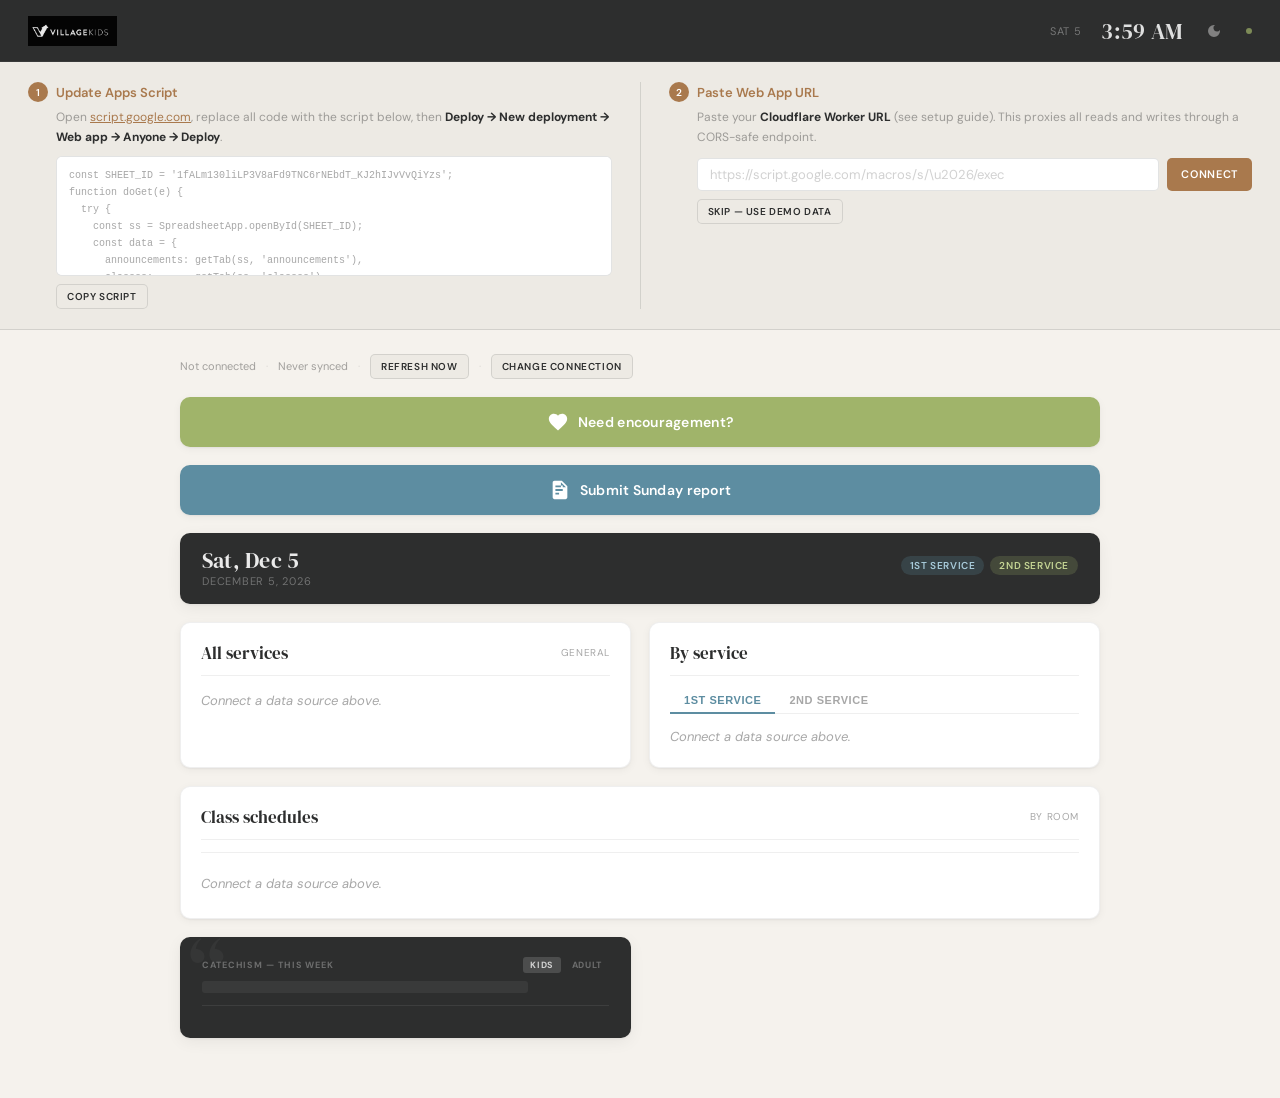
<file: village-kids-dashboard-v8.html>
<!DOCTYPE html>
<html lang="en">
<head>
<meta charset="UTF-8">
<meta name="viewport" content="width=device-width, initial-scale=1.0, viewport-fit=cover">
<meta name="apple-mobile-web-app-capable" content="yes">
<meta name="apple-mobile-web-app-status-bar-style" content="black-translucent">
<title>Village Kids</title>
<link rel="preconnect" href="https://fonts.googleapis.com">
<link href="https://fonts.googleapis.com/css2?family=DM+Sans:ital,wght@0,300;0,400;0,500;0,600;1,400&family=DM+Serif+Display:ital@0;1&display=swap" rel="stylesheet">
<style>
/* ── RESET & TOKENS ─────────────────────────────────── */
*,*::before,*::after{box-sizing:border-box;margin:0;padding:0}
:root{
  --blue:#5d8da1;   --blue-l:rgba(93,141,161,.12); --blue-t:rgba(93,141,161,.06);
  --green:#a0b46a;  --green-l:rgba(160,180,106,.12);
  --tan:#a9794d;    --tan-l:rgba(169,121,77,.12);   --tan-t:rgba(169,121,77,.06);
  --red:#954a4b;    --red-l:rgba(149,74,75,.12);
  --dark:#2d2e2e;   --dark2:#373838;
  --cream:#f5f2ed;  --off:#edeae4;   --off2:#e4e0d9;
  --white:#ffffff;
  --rule:rgba(55,56,56,0.08);
  --rule2:rgba(55,56,56,0.14);
  --text:#2d2e2e;   --muted:rgba(45,46,46,0.42);   --faint:rgba(45,46,46,0.22);
  --shadow:0 1px 3px rgba(0,0,0,.06),0 4px 16px rgba(0,0,0,.06);
  --shadow-sm:0 1px 2px rgba(0,0,0,.05),0 2px 8px rgba(0,0,0,.05);
}
html,body{min-height:100%;font-family:'DM Sans',sans-serif;background:var(--cream);color:var(--text);-webkit-font-smoothing:antialiased;font-size:15px}

/* ── DARK MODE ──────────────────────────────────────── */
body.dark{
  --cream:#1e1f1f;  --off:#252627;   --off2:#2c2e2e;
  --white:#252627;
  --rule:rgba(255,255,255,0.07);  --rule2:rgba(255,255,255,0.12);
  --text:#e8e5df;   --muted:rgba(232,229,223,0.45);  --faint:rgba(232,229,223,0.22);
  --shadow:0 1px 3px rgba(0,0,0,.3),0 4px 16px rgba(0,0,0,.3);
  --shadow-sm:0 1px 2px rgba(0,0,0,.2),0 2px 8px rgba(0,0,0,.2);
  --dark:#1a1b1b;   --dark2:#202122;
  --blue-l:rgba(93,141,161,.18);  --blue-t:rgba(93,141,161,.08);
  --tan-l:rgba(169,121,77,.18);   --tan-t:rgba(169,121,77,.08);
  --red-l:rgba(149,74,75,.2);
}

/* ── ANIMATIONS ─────────────────────────────────────── */
@keyframes fadeUp{from{opacity:0;transform:translateY(16px)}to{opacity:1;transform:translateY(0)}}
@keyframes pulse{0%,100%{opacity:.2}50%{opacity:1}}
@keyframes alertPulse{0%,100%{background:#954a4b}50%{background:#b05a5b}}
@keyframes spin{to{transform:rotate(360deg)}}
@keyframes pickupSlide{from{opacity:0;transform:translateY(-8px)}to{opacity:1;transform:translateY(0)}}

.anim{opacity:0;animation:fadeUp .5s ease forwards}
.anim-1{animation-delay:.05s} .anim-2{animation-delay:.1s}
.anim-3{animation-delay:.15s} .anim-4{animation-delay:.2s}
.anim-5{animation-delay:.25s} .anim-6{animation-delay:.3s}
.anim-7{animation-delay:.35s} .anim-8{animation-delay:.4s}

/* ── HEADER ─────────────────────────────────────────── */
header{
  background:var(--dark);padding:0 28px;height:62px;
  display:flex;align-items:center;justify-content:space-between;
  position:sticky;top:0;z-index:200;
  border-bottom:1px solid rgba(255,255,255,.06);
}
.logo img{height:30px;display:block;opacity:.9}
.hright{display:flex;align-items:center;gap:20px}
.hdate{font-size:11px;color:rgba(255,255,255,.35);letter-spacing:.06em;text-transform:uppercase}
.hclock{font-family:'DM Serif Display',serif;font-size:22px;color:rgba(255,255,255,.85);line-height:1;letter-spacing:.01em}
.sync-dot{width:6px;height:6px;border-radius:50%;background:var(--green);opacity:.7;flex-shrink:0;transition:all .3s}
.sync-dot.syncing{animation:pulse .9s ease-in-out infinite}
.sync-dot.error{background:var(--red);opacity:1;animation:none}
.dark-toggle{background:none;border:none;cursor:pointer;color:rgba(255,255,255,.4);padding:4px;line-height:0;transition:color .2s}
.dark-toggle:hover{color:rgba(255,255,255,.8)}
.dark-toggle svg{width:16px;height:16px}

/* ── ROOM MODE BANNER ───────────────────────────────── */
.room-mode-bar{background:var(--tan);padding:6px 28px;display:flex;align-items:center;gap:10px}
.room-mode-bar.hidden{display:none}
.room-mode-label{font-size:11px;font-weight:600;letter-spacing:.08em;text-transform:uppercase;color:rgba(255,255,255,.7)}
.room-mode-name{font-size:13px;font-weight:500;color:#fff}

/* ── SETUP BANNER ───────────────────────────────────── */
.setup-banner{background:var(--off);border-bottom:1px solid var(--rule2);padding:20px 28px;display:flex;gap:24px;flex-wrap:wrap}
.setup-banner.hidden{display:none}
.setup-step{flex:1;min-width:260px}
.step-num{display:inline-flex;align-items:center;justify-content:center;width:20px;height:20px;border-radius:50%;background:var(--tan);color:#fff;font-size:10px;font-weight:600;margin-right:8px;flex-shrink:0}
.step-title{font-size:13px;font-weight:600;color:var(--tan);display:flex;align-items:center;margin-bottom:5px}
.step-body{font-size:12px;color:var(--muted);line-height:1.7;padding-left:28px}
.step-body code{background:var(--tan-l);color:var(--tan);padding:1px 5px;border-radius:3px;font-size:11px;font-family:monospace}
.step-body a{color:var(--tan)}
.step-body strong{color:var(--text)}
.script-box{background:var(--white);border:1px solid var(--rule2);border-radius:6px;padding:10px 12px;margin-top:8px;font-family:monospace;font-size:10px;color:var(--muted);line-height:1.7;max-height:120px;overflow-y:auto;white-space:pre;user-select:all}
.url-row{display:flex;gap:8px;margin-top:10px;flex-wrap:wrap}
.url-input{font-family:'DM Sans',sans-serif;font-size:13px;padding:7px 12px;border:1px solid var(--rule2);border-radius:5px;background:var(--white);color:var(--text);outline:none;flex:1;min-width:200px;transition:border-color .2s}
.url-input:focus{border-color:var(--tan)}
.url-input::placeholder{color:var(--faint)}
.dv{width:1px;background:var(--rule2);margin:0 4px;align-self:stretch}

/* ── BUTTONS ─────────────────────────────────────────── */
.btn{font-family:'DM Sans',sans-serif;font-size:11px;font-weight:600;letter-spacing:.06em;text-transform:uppercase;padding:7px 14px;border-radius:5px;border:none;cursor:pointer;transition:opacity .15s,background .15s;white-space:nowrap}
.btn:hover{opacity:.82}
.btn-tan{background:var(--tan);color:#fff}
.btn-ghost{background:var(--off);color:var(--text);border:1px solid var(--rule2)}
.btn-dark-outline{background:none;border:1px solid rgba(255,255,255,.2);color:rgba(255,255,255,.6);font-family:'DM Sans',sans-serif;font-size:11px;font-weight:600;letter-spacing:.06em;text-transform:uppercase;padding:5px 12px;border-radius:4px;cursor:pointer;transition:all .2s}
.btn-dark-outline:hover{background:rgba(255,255,255,.08);color:#fff}
.btn-sm{padding:5px 10px;font-size:10px}

/* ── PAGE ────────────────────────────────────────────── */
.page{max-width:960px;margin:0 auto;padding:24px 20px 60px;display:flex;flex-direction:column;gap:18px}

/* ── STATUS BAR ─────────────────────────────────────── */
.status-bar{display:flex;align-items:center;gap:10px;font-size:11px;color:var(--muted);flex-wrap:wrap}
.status-bar .sep{color:var(--rule2)}

/* ── ALERT OVERLAY ───────────────────────────────────── */
.alert-overlay{display:none;position:fixed;inset:0;background:var(--red);z-index:9999;flex-direction:column;align-items:center;justify-content:center;text-align:center;padding:40px;animation:alertPulse 1.2s ease-in-out infinite}
.alert-overlay.active{display:flex}
.alert-icon{width:60px;height:60px;border-radius:50%;background:rgba(255,255,255,.18);display:flex;align-items:center;justify-content:center;margin-bottom:20px}
.alert-icon svg{width:30px;height:30px;fill:#fff}
.alert-title{font-family:'DM Serif Display',serif;font-size:34px;color:#fff;margin-bottom:10px;line-height:1.2}
.alert-msg{font-size:17px;color:rgba(255,255,255,.85);max-width:460px;line-height:1.55;margin-bottom:28px}
.alert-dismiss{background:rgba(255,255,255,.18);border:1px solid rgba(255,255,255,.35);color:#fff;font-family:'DM Sans',sans-serif;font-size:12px;font-weight:600;letter-spacing:.08em;text-transform:uppercase;padding:10px 24px;border-radius:5px;cursor:pointer;transition:background .2s}
.alert-dismiss:hover{background:rgba(255,255,255,.28)}

/* ── COUNTDOWN BAR ───────────────────────────────────── */


/* ── PICKUP BANNER ───────────────────────────────────── */
.pickup-banner{background:var(--tan);border-radius:10px;padding:14px 20px;display:flex;align-items:center;gap:12px;animation:pickupSlide .4s ease}
.pickup-banner.hidden{display:none}
.pickup-icon{width:36px;height:36px;background:rgba(255,255,255,.2);border-radius:50%;display:flex;align-items:center;justify-content:center;flex-shrink:0}
.pickup-icon svg{width:18px;height:18px;fill:#fff}
.pickup-text{}
.pickup-title{font-size:14px;font-weight:600;color:#fff}
.pickup-sub{font-size:12px;color:rgba(255,255,255,.65);margin-top:1px}

/* ── DATE BANNER ─────────────────────────────────────── */
.date-banner{background:var(--dark);color:#fff;border-radius:10px;padding:16px 22px;display:flex;align-items:center;justify-content:space-between;flex-wrap:wrap;gap:10px;box-shadow:var(--shadow)}
.date-left{}
.date-day{font-family:'DM Serif Display',serif;font-size:22px;letter-spacing:.01em;line-height:1;color:rgba(255,255,255,.9)}
.date-full{font-size:11px;color:rgba(255,255,255,.32);text-transform:uppercase;letter-spacing:.07em;margin-top:3px}
.date-right{display:flex;flex-direction:column;align-items:flex-end;gap:6px}
.svc-tags{display:flex;gap:6px;flex-wrap:wrap}
.svc-tag{font-size:10px;font-weight:600;letter-spacing:.06em;text-transform:uppercase;padding:3px 9px;border-radius:20px}
.svc-tag-1{background:rgba(93,141,161,.22);color:#a8cbda}
.svc-tag-2{background:rgba(160,180,106,.2);color:#c4d494}
.svc-note{font-size:11px;color:rgba(255,255,255,.35);font-style:italic}

/* ── CARD ────────────────────────────────────────────── */
.card{background:var(--white);border-radius:10px;padding:18px 20px;border:1px solid var(--rule);box-shadow:var(--shadow-sm)}
.sec-hdr{display:flex;align-items:center;justify-content:space-between;margin-bottom:12px;padding-bottom:10px;border-bottom:1px solid var(--rule)}
.sec-title{font-family:'DM Serif Display',serif;font-size:17px;font-weight:400;color:var(--text)}
.sec-meta{font-size:10px;color:var(--muted);letter-spacing:.06em;text-transform:uppercase}

/* ── GRID ────────────────────────────────────────────── */
.two-col{display:grid;grid-template-columns:1fr 1fr;gap:18px}
.three-col{display:grid;grid-template-columns:1fr 1fr 1fr;gap:18px}

/* ── ANNOUNCEMENTS ───────────────────────────────────── */
.ann-empty{font-size:13px;color:var(--muted);padding:4px 0;font-style:italic}
.ann-item{display:flex;gap:10px;padding:9px 0;border-bottom:1px solid var(--rule);align-items:flex-start}
.ann-item:last-child{border-bottom:none;padding-bottom:0}
.ann-bar{width:2.5px;min-height:28px;border-radius:2px;flex-shrink:0;margin-top:3px}
.ann-body{flex:1;min-width:0}
.ann-title{font-size:13px;font-weight:500;line-height:1.35;color:var(--text)}
.ann-detail{font-size:12px;color:var(--muted);margin-top:2px;line-height:1.45}
.ann-tag{font-size:9px;font-weight:600;letter-spacing:.07em;text-transform:uppercase;padding:2px 6px;border-radius:3px;margin-top:4px;display:inline-block}

/* ── SERVICE TABS ────────────────────────────────────── */
.svc-tabs{display:flex;gap:0;margin-bottom:10px;border-bottom:1px solid var(--rule)}
.svc-tab{font-size:11px;font-weight:600;letter-spacing:.05em;text-transform:uppercase;padding:6px 14px;background:none;border:none;cursor:pointer;color:var(--muted);border-bottom:2px solid transparent;margin-bottom:-1px;transition:color .2s,border-color .2s}
.svc-tab.s1{color:var(--blue);border-bottom-color:var(--blue)}
.svc-tab.s2{color:var(--green);border-bottom-color:var(--green)}
.svc-panel{display:none}
.svc-panel.active{display:block}

/* ── CLASS TABS ──────────────────────────────────────── */
.class-tab-bar{display:flex;flex-wrap:wrap;border-bottom:1px solid var(--rule);margin-bottom:14px}
.class-tab{font-size:11px;font-weight:600;letter-spacing:.03em;padding:6px 13px;background:none;border:none;cursor:pointer;color:var(--muted);border-bottom:2px solid transparent;margin-bottom:-1px;transition:color .15s,border-color .15s;white-space:nowrap}
.class-tab.active{color:var(--tan);border-bottom-color:var(--tan)}
.class-panel{display:none}
.class-panel.active{display:block}

/* Room mode: hide tabs, show only the one panel */
body.room-mode .class-tab-bar{display:none}
body.room-mode .class-panel{display:none}
body.room-mode .class-panel.room-active{display:block}

/* ── CLASS SCHEDULE GRID ─────────────────────────────── */
.svc-sched-grid{display:grid;grid-template-columns:1fr 1fr;gap:16px}
.svc-sched-label{font-size:9px;font-weight:700;letter-spacing:.09em;text-transform:uppercase;padding:3px 8px;border-radius:3px;display:inline-block;margin-bottom:8px}
.svc-sched-label-1{background:var(--blue-l);color:var(--blue)}
.svc-sched-label-2{background:var(--green-l);color:#5a7a20}
body.dark .svc-sched-label-2{color:#a0b46a}

.sched-row{display:flex;align-items:flex-start;gap:10px;padding:7px 0;border-bottom:1px solid var(--rule);position:relative}
.sched-row:last-child{border-bottom:none}
.sched-row.is-now{background:var(--tan-t);border-radius:6px;padding-left:8px;padding-right:4px;margin:0 -8px;border-bottom:none}
.sched-row.is-now + .sched-row{border-top:none}
.sched-time{font-family:'DM Serif Display',serif;font-size:11px;color:var(--muted);min-width:48px;flex-shrink:0;padding-top:2px}
.sched-dot{width:5px;height:5px;border-radius:50%;flex-shrink:0;margin-top:5px}
.sched-info{flex:1}
.sched-event{font-size:13px;font-weight:500;line-height:1.3;color:var(--text)}
.sched-sub{font-size:11px;color:var(--muted);margin-top:1px}
.now-pill{font-size:9px;font-weight:700;background:var(--red);color:#fff;padding:1px 6px;border-radius:10px;margin-left:5px;vertical-align:middle;letter-spacing:.04em;text-transform:uppercase}

/* Progress bar under current item */
.sched-progress{height:2px;background:var(--rule);border-radius:1px;margin-top:5px;overflow:hidden}
.sched-progress-fill{height:100%;background:var(--tan);border-radius:1px;transition:width 60s linear}

.no-sched{font-size:12px;color:var(--muted);padding:8px 0;font-style:italic}

/* Curriculum button */
.curriculum-btn{display:inline-flex;align-items:center;gap:7px;background:var(--blue-t);border:1px solid var(--blue-l);color:var(--blue);font-family:'DM Sans',sans-serif;font-size:11px;font-weight:600;letter-spacing:.04em;padding:6px 13px;border-radius:5px;cursor:pointer;text-decoration:none;margin-bottom:12px;transition:background .15s}
.curriculum-btn:hover{background:var(--blue-l)}
.curriculum-btn svg{width:13px;height:13px;flex-shrink:0}

/* Volunteer notes */
.vol-notes{background:var(--tan-t);border:1px solid var(--tan-l);border-radius:6px;padding:8px 12px;margin-bottom:12px;font-size:12px;color:var(--text);line-height:1.55}
.vol-notes-label{font-size:9px;font-weight:700;letter-spacing:.08em;text-transform:uppercase;color:var(--tan);margin-bottom:3px}

/* ── DARK CARD (catechism, verse) ─────────────────────── */
.dark-card{background:var(--dark);border-radius:10px;padding:20px 22px;position:relative;overflow:hidden;box-shadow:var(--shadow)}
.dark-card::before{content:'\201C';font-family:'DM Serif Display',serif;font-size:90px;color:rgba(255,255,255,.04);position:absolute;top:-8px;left:8px;line-height:1;pointer-events:none}
.dc-label{font-size:9px;font-weight:700;letter-spacing:.1em;text-transform:uppercase;color:rgba(255,255,255,.3);margin-bottom:8px;display:flex;align-items:center;justify-content:space-between}
.dc-num{font-family:'DM Serif Display',serif;font-size:11px;color:rgba(255,255,255,.22)}
.dc-question{font-family:'DM Serif Display',serif;font-size:16px;line-height:1.55;color:rgba(255,255,255,.9);margin-bottom:8px}
.dc-scripture{font-size:11px;color:rgba(255,255,255,.3);font-style:italic;margin-bottom:12px;letter-spacing:.02em}
.dc-divider{height:1px;background:rgba(255,255,255,.08);margin-bottom:12px}
.dc-answer{font-size:13px;line-height:1.65;color:rgba(255,255,255,.72)}
.dc-answer.hidden{display:none;animation:fadeUp .3s ease}
.dc-answer.revealed{display:block}
.dc-reveal-btn{background:none;border:1px solid rgba(255,255,255,.15);color:rgba(255,255,255,.45);font-family:'DM Sans',sans-serif;font-size:10px;font-weight:600;letter-spacing:.07em;text-transform:uppercase;padding:5px 11px;border-radius:4px;cursor:pointer;transition:all .2s;display:inline-flex;align-items:center;gap:5px}
.dc-reveal-btn:hover{background:rgba(255,255,255,.07);color:rgba(255,255,255,.8)}
.dc-toggle-wrap{display:flex;align-items:center;gap:4px}
.dc-mode-btn{background:none;border:none;color:rgba(255,255,255,.3);font-family:'DM Sans',sans-serif;font-size:9px;font-weight:700;letter-spacing:.07em;text-transform:uppercase;padding:2px 7px;border-radius:3px;cursor:pointer;transition:all .15s}
.dc-mode-btn.active{background:rgba(255,255,255,.15);color:rgba(255,255,255,.75)}

/* ── VERSE CARD ───────────────────────────────────────── */
.verse-text{font-family:'DM Serif Display',serif;font-size:17px;line-height:1.7;color:rgba(255,255,255,.88);margin-bottom:6px;font-style:italic}
.verse-ref{font-size:11px;font-weight:600;letter-spacing:.05em;color:var(--tan);margin-top:4px}

/* ── SHIMMER ─────────────────────────────────────────── */
.shimmer{height:12px;border-radius:3px;margin:7px 0;background:linear-gradient(90deg,var(--off) 25%,var(--off2) 50%,var(--off) 75%);background-size:200% 100%;animation:shimmer 1.4s infinite}
@keyframes shimmer{0%{background-position:200% 0}100%{background-position:-200% 0}}
.shimmer.w80{width:80%}.shimmer.w60{width:60%}.shimmer.w45{width:45%}
.dark-shimmer{background:rgba(255,255,255,.06);animation:none}

/* ── RESPONSIVE ──────────────────────────────────────── */
@media(max-width:700px){
  .two-col,.three-col{grid-template-columns:1fr}
  .svc-sched-grid{grid-template-columns:1fr}
  header{padding:0 16px}
  .page{padding:16px 12px 48px}
  .hdate{display:none}
  .setup-banner{padding:16px}
  .dv{display:none}
  .class-tab{padding:5px 9px;font-size:10px}
}

/* TICKER */
.ticker-wrap{background:var(--tan);overflow:hidden;height:34px;display:flex;align-items:center}
.ticker-wrap.hidden{display:none}
.ticker-track{display:flex;white-space:nowrap;will-change:transform}
@keyframes tickerScroll{0%{transform:translateX(0)}100%{transform:translateX(-50%)}}
.ticker-item{display:inline-flex;align-items:center;gap:10px;padding:0 40px;font-size:12px;font-weight:600;color:#fff;letter-spacing:.03em}
.ticker-sep{width:4px;height:4px;border-radius:50%;background:rgba(255,255,255,.4);flex-shrink:0}

/* ── ADMIN PANEL ───────────────────────────────────── */
.admin-overlay{display:none;position:fixed;inset:0;background:rgba(20,20,20,.7);z-index:500;align-items:flex-end;justify-content:center}
.admin-overlay.open{display:flex}
.admin-sheet{background:var(--cream);border-radius:18px 18px 0 0;width:100%;max-width:600px;max-height:88vh;overflow-y:auto;padding:0 0 32px;box-shadow:0 -4px 32px rgba(0,0,0,.25)}
.admin-handle{width:36px;height:4px;border-radius:2px;background:var(--rule2);margin:12px auto 0}
.admin-header{display:flex;align-items:center;justify-content:space-between;padding:14px 20px 10px;border-bottom:1px solid var(--rule)}
.admin-title{font-family:'DM Serif Display',serif;font-size:18px;color:var(--text)}
.admin-close{background:none;border:none;cursor:pointer;color:var(--muted);font-size:22px;line-height:1;padding:2px 6px}
.admin-close:hover{color:var(--text)}
.admin-body{padding:16px 20px;display:flex;flex-direction:column;gap:18px}
.admin-section{display:flex;flex-direction:column;gap:8px}
.admin-section-title{font-size:10px;font-weight:700;letter-spacing:.1em;text-transform:uppercase;color:var(--muted);padding-bottom:6px;border-bottom:1px solid var(--rule)}

/* PIN SCREEN */
.pin-screen{display:none;position:fixed;inset:0;background:var(--dark);z-index:600;flex-direction:column;align-items:center;justify-content:center;gap:20px}
.pin-screen.open{display:flex}
.pin-logo{font-family:'DM Serif Display',serif;font-size:20px;color:rgba(255,255,255,.5);letter-spacing:.08em;text-transform:uppercase;margin-bottom:8px}
.pin-title{font-size:14px;color:rgba(255,255,255,.5);letter-spacing:.06em;text-transform:uppercase}
.pin-dots{display:flex;gap:14px;margin:4px 0}
.pin-dot{width:14px;height:14px;border-radius:50%;border:2px solid rgba(255,255,255,.3);transition:background .15s,border-color .15s}
.pin-dot.filled{background:#fff;border-color:#fff}
.pin-pad{display:grid;grid-template-columns:repeat(3,72px);gap:10px}
.pin-key{width:72px;height:72px;border-radius:50%;background:rgba(255,255,255,.08);border:none;color:#fff;font-family:'DM Serif Display',serif;font-size:22px;cursor:pointer;transition:background .15s;display:flex;align-items:center;justify-content:center}
.pin-key:hover{background:rgba(255,255,255,.15)}
.pin-key:active{background:rgba(255,255,255,.22)}
.pin-key.del{font-size:16px;font-family:'DM Sans',sans-serif}
.pin-error{font-size:13px;color:#e87a6a;min-height:18px;letter-spacing:.03em}

/* ADMIN FORM ELEMENTS */
.admin-input{width:100%;font-family:'DM Sans',sans-serif;font-size:14px;padding:9px 12px;border:1px solid var(--rule2);border-radius:6px;background:var(--white);color:var(--text);outline:none;transition:border-color .2s}
.admin-input:focus{border-color:var(--tan)}
.admin-input::placeholder{color:var(--faint)}
.admin-row{display:flex;gap:8px;align-items:flex-start}
.admin-row .admin-input{flex:1}
.btn-admin-add{background:var(--tan);color:#fff;font-family:'DM Sans',sans-serif;font-size:12px;font-weight:600;letter-spacing:.05em;text-transform:uppercase;padding:9px 14px;border:none;border-radius:6px;cursor:pointer;white-space:nowrap;transition:opacity .15s;flex-shrink:0}
.btn-admin-add:hover{opacity:.84}
.btn-admin-clear{background:var(--red-l);color:var(--red);font-family:'DM Sans',sans-serif;font-size:11px;font-weight:600;letter-spacing:.05em;text-transform:uppercase;padding:7px 12px;border:1px solid rgba(149,74,75,.2);border-radius:5px;cursor:pointer;transition:opacity .15s}
.btn-admin-clear:hover{opacity:.8}

/* Existing announcement list in admin */
.admin-ann-list{display:flex;flex-direction:column;gap:6px}
.admin-ann-item{display:flex;align-items:center;gap:10px;background:var(--off);border-radius:6px;padding:8px 10px}
.admin-ann-text{flex:1;font-size:13px;color:var(--text);min-width:0}
.admin-ann-scope{font-size:10px;font-weight:600;letter-spacing:.05em;text-transform:uppercase;color:var(--muted);flex-shrink:0}
.admin-ann-del{background:none;border:none;cursor:pointer;color:var(--muted);font-size:16px;line-height:1;padding:2px 4px;flex-shrink:0;transition:color .15s}
.admin-ann-del:hover{color:var(--red)}

/* Now toggles */
.now-toggle-list{display:flex;flex-direction:column;gap:4px}
.now-toggle-row{display:flex;align-items:center;gap:10px;padding:7px 10px;border-radius:6px;cursor:pointer;transition:background .15s}
.now-toggle-row:hover{background:var(--off)}
.now-toggle-row.active-now{background:var(--tan-t);border:1px solid var(--tan-l)}
.now-toggle-label{flex:1;font-size:13px;color:var(--text)}
.now-toggle-time{font-size:11px;color:var(--muted);font-family:'DM Serif Display',serif}
.now-toggle-dot{width:8px;height:8px;border-radius:50%;border:1.5px solid var(--muted);flex-shrink:0;transition:all .15s}
.now-toggle-row.active-now .now-toggle-dot{background:var(--red);border-color:var(--red)}

/* Alert toggle */
.alert-toggle{display:flex;flex-direction:column;gap:8px}
.alert-active-banner{background:var(--red-l);border:1px solid rgba(149,74,75,.25);border-radius:6px;padding:10px 12px;display:flex;align-items:center;justify-content:space-between;gap:10px}
.alert-active-text{font-size:13px;color:var(--red);font-weight:500}

/* Save status */
.save-status{font-size:12px;color:var(--muted);text-align:center;min-height:16px;transition:opacity .3s}
.save-status.saving{color:var(--tan)}
.save-status.saved{color:var(--green)}
.save-status.error{color:var(--red)}

/* COUNTDOWN PICKER */
.cd-picker-overlay{display:none;position:fixed;inset:0;background:rgba(20,20,20,.6);z-index:400;align-items:flex-end;justify-content:center}
.cd-picker-overlay.open{display:flex}
.cd-picker-sheet{background:var(--cream);border-radius:18px 18px 0 0;width:100%;max-width:560px;padding:0 0 32px}
.cd-picker-handle{width:36px;height:4px;border-radius:2px;background:var(--rule2);margin:12px auto 8px}
.cd-picker-title{font-family:'DM Serif Display',serif;font-size:16px;color:var(--text);text-align:center;padding:4px 20px 14px;border-bottom:1px solid var(--rule)}
.cd-picker-body{padding:16px 20px;display:flex;flex-direction:column;gap:12px}
.cd-picker-label{font-size:10px;font-weight:700;letter-spacing:.09em;text-transform:uppercase;color:var(--muted);margin-bottom:4px}
.cd-svc-tabs{display:flex;gap:8px}
.cd-svc-btn{flex:1;padding:9px;border-radius:6px;border:1px solid var(--rule2);background:var(--off);font-family:'DM Sans',sans-serif;font-size:13px;font-weight:500;color:var(--muted);cursor:pointer;transition:all .15s}
.cd-svc-btn.active{background:var(--blue);border-color:var(--blue);color:#fff}
.cd-class-list{display:flex;flex-direction:column;gap:6px}
.cd-class-btn{padding:10px 14px;border-radius:6px;border:1px solid var(--rule2);background:var(--off);font-family:'DM Sans',sans-serif;font-size:13px;font-weight:500;color:var(--text);cursor:pointer;text-align:left;transition:all .15s}
.cd-class-btn.active{background:var(--tan);border-color:var(--tan);color:#fff}
.cd-picker-close{margin:8px 20px 0;width:calc(100% - 40px);padding:11px;border-radius:7px;border:none;background:var(--dark);color:#fff;font-family:'DM Sans',sans-serif;font-size:13px;font-weight:600;cursor:pointer}

/* BOLDER COUNTDOWN */
.countdown-bar{background:var(--dark);border-radius:10px;padding:16px 20px;display:flex;align-items:center;justify-content:space-between;gap:16px;flex-wrap:wrap;box-shadow:var(--shadow);cursor:pointer;transition:opacity .15s}
.countdown-bar:hover{opacity:.9}
.cd-label{font-size:9px;font-weight:800;letter-spacing:.12em;text-transform:uppercase;color:rgba(255,255,255,.35)}
.cd-event{font-size:17px;font-weight:600;color:#fff;margin-top:2px;font-family:'DM Sans',sans-serif;line-height:1.2}
.cd-timer{font-family:'DM Serif Display',serif;font-size:48px;color:#fff;letter-spacing:.01em;line-height:1;transition:color .3s}
.cd-timer.urgent{color:#e87a6a}
.cd-now-pill{font-size:13px;font-weight:700;letter-spacing:.06em;text-transform:uppercase;background:var(--red);color:#fff;padding:6px 14px;border-radius:20px}
.cd-tap-hint{font-size:9px;font-weight:600;letter-spacing:.07em;text-transform:uppercase;color:rgba(255,255,255,.22);margin-top:3px}

/* ENCOURAGEMENT */
.enc-btn{display:flex;align-items:center;justify-content:center;gap:9px;background:var(--green);border:none;border-radius:10px;padding:14px 20px;width:100%;cursor:pointer;transition:opacity .15s;box-shadow:var(--shadow-sm)}
.enc-btn:hover{opacity:.88}
.enc-btn-icon{width:22px;height:22px;fill:#fff;flex-shrink:0}
.enc-btn-text{font-family:'DM Sans',sans-serif;font-size:14px;font-weight:600;color:#fff;letter-spacing:.02em}

.enc-overlay{display:none;position:fixed;inset:0;background:rgba(20,20,20,.65);z-index:400;align-items:flex-end;justify-content:center}
.enc-overlay.open{display:flex}
.enc-sheet{background:var(--cream);border-radius:18px 18px 0 0;width:100%;max-width:560px;padding:0 0 36px}
.enc-handle{width:36px;height:4px;border-radius:2px;background:var(--rule2);margin:12px auto 0}
.enc-body{padding:24px 24px 0}
.enc-type-badge{display:inline-block;font-size:9px;font-weight:800;letter-spacing:.1em;text-transform:uppercase;padding:3px 9px;border-radius:20px;margin-bottom:12px}
.enc-type-joke{background:var(--tan-l);color:var(--tan)}
.enc-type-verse{background:var(--blue-l);color:var(--blue)}
.enc-setup{font-size:14px;font-weight:500;color:var(--muted);line-height:1.55;margin-bottom:8px}
.enc-punchline{font-family:'DM Serif Display',serif;font-size:20px;line-height:1.5;color:var(--text);padding:12px 16px;background:var(--off);border-radius:8px;display:none}
.enc-punchline.show{display:block;animation:fadeUp .3s ease}
.enc-verse-text{font-family:'DM Serif Display',serif;font-size:20px;line-height:1.6;color:var(--text);font-style:italic}
.enc-verse-ref{font-size:12px;font-weight:600;color:var(--tan);margin-top:8px;letter-spacing:.04em}
.enc-actions{display:flex;gap:8px;margin-top:20px;padding:0 24px}
.enc-reveal-btn{flex:1;padding:11px;border-radius:7px;border:none;background:var(--tan);color:#fff;font-family:'DM Sans',sans-serif;font-size:13px;font-weight:600;cursor:pointer;transition:opacity .15s}
.enc-reveal-btn:hover{opacity:.85}
.enc-next-btn{flex:1;padding:11px;border-radius:7px;border:1px solid var(--rule2);background:var(--off);color:var(--text);font-family:'DM Sans',sans-serif;font-size:13px;font-weight:600;cursor:pointer;transition:opacity .15s}
.enc-next-btn:hover{opacity:.85}
.enc-close-btn{width:100%;padding:11px;border-radius:7px;border:none;background:var(--dark);color:#fff;font-family:'DM Sans',sans-serif;font-size:13px;font-weight:600;cursor:pointer;margin:8px 24px 0;width:calc(100% - 48px)}

/* REPORT BUTTON */
.report-btn{display:flex;align-items:center;justify-content:center;gap:9px;background:var(--blue);border:none;border-radius:10px;padding:14px 20px;width:100%;cursor:pointer;transition:opacity .15s;box-shadow:var(--shadow-sm);text-decoration:none}
.report-btn:hover{opacity:.88}
.report-btn-icon{width:22px;height:22px;fill:#fff;flex-shrink:0}
.report-btn-text{font-family:'DM Sans',sans-serif;font-size:14px;font-weight:600;color:#fff;letter-spacing:.02em}
</style>
</head>
<body>

<!-- ALERT OVERLAY -->
<div class="alert-overlay" id="alertOverlay">
  <div class="alert-icon"><svg viewBox="0 0 24 24"><path d="M12 2C6.48 2 2 6.48 2 12s4.48 10 10 10 10-4.48 10-10S17.52 2 12 2zm1 15h-2v-2h2v2zm0-4h-2V7h2v6z"/></svg></div>
  <div class="alert-title" id="alertTitle">Urgent Alert</div>
  <div class="alert-msg" id="alertMsg"></div>
  <button class="alert-dismiss" onclick="dismissAlert()">Dismiss</button>
</div>

<header>
  <div class="logo"><img src="[data-uri]" alt="Village Kids"></div>
  <div class="hright">
    <div class="hdate" id="hdate"></div>
    <div class="hclock" id="hclock">--:--</div>
    <button class="dark-toggle" onclick="toggleDark()" title="Toggle dark mode" id="darkBtn">
      <svg viewBox="0 0 24 24" fill="currentColor"><path d="M12 3a9 9 0 1 0 9 9c0-.46-.04-.92-.1-1.36a5.389 5.389 0 0 1-4.4 2.26 5.403 5.403 0 0 1-3.14-9.8c-.44-.06-.9-.1-1.36-.1z"/></svg>
    </button>
    <div class="sync-dot" id="syncDot"></div>
  </div>
</header>

<div class="ticker-wrap hidden" id="tickerWrap">
  <div class="ticker-track" id="tickerTrack"></div>
</div>
<div class="room-mode-bar hidden" id="roomModeBar">
  <span class="room-mode-label">Room view</span>
  <span class="room-mode-name" id="roomModeName"></span>
</div>

<!-- COUNTDOWN PICKER -->
<div class="cd-picker-overlay" id="cdPickerOverlay" onclick="closeCdPickerIfBg(event)">
  <div class="cd-picker-sheet">
    <div class="cd-picker-handle"></div>
    <div class="cd-picker-title">Countdown schedule</div>
    <div class="cd-picker-body">
      <div>
        <div class="cd-picker-label">Service</div>
        <div class="cd-svc-tabs">
          <button class="cd-svc-btn active" id="cdSvc1Btn" onclick="setCdService('1st')">1st Service</button>
          <button class="cd-svc-btn"        id="cdSvc2Btn" onclick="setCdService('2nd')">2nd Service</button>
        </div>
      </div>
      <div>
        <div class="cd-picker-label">Class</div>
        <div class="cd-class-list" id="cdClassList"></div>
      </div>
    </div>
    <button class="cd-picker-close" onclick="closeCdPicker()">Done</button>
  </div>
</div>

<!-- SETUP BANNER -->
<div class="setup-banner" id="setupBanner">
  <div class="setup-step">
    <div class="step-title"><span class="step-num">1</span>Update Apps Script</div>
    <div class="step-body">
      Open <a href="https://script.google.com" target="_blank">script.google.com</a>, replace all code with the script below, then
      <strong>Deploy &rarr; New deployment &rarr; Web app &rarr; Anyone &rarr; Deploy</strong>.
      <div class="script-box" id="scriptBox">const SHEET_ID = '1fALm130liLP3V8aFd9TNC6rNEbdT_KJ2hIJvVvQiYzs';
function doGet(e) {
  try {
    const ss = SpreadsheetApp.openById(SHEET_ID);
    const data = {
      announcements: getTab(ss, 'announcements'),
      classes:       getTab(ss, 'classes'),
      settings:      getTab(ss, 'settings'),
    };
    return ContentService.createTextOutput(JSON.stringify(data)).setMimeType(ContentService.MimeType.JSON);
  } catch(err) {
    return ContentService.createTextOutput(JSON.stringify({error:err.message})).setMimeType(ContentService.MimeType.JSON);
  }
}
function cellToString(v) {
  if(v===null||v===undefined||v==='') return '';
  if(v instanceof Date) {
    const h=v.getHours(),m=v.getMinutes(),ap=h&gt;=12?'PM':'AM',hh=(h%12)||12;
    return hh+':'+(m&lt;10?'0':'')+m+' '+ap;
  }
  return String(v).trim();
}
function getTab(ss, tabName) {
  const sheet=ss.getSheetByName(tabName);
  if(!sheet) return [];
  const rows=sheet.getDataRange().getValues();
  if(rows.length&lt;2) return [];
  const headers=rows[0].map(h=&gt;String(h).trim().toLowerCase().replace(/\s+/g,'_'));
  return rows.slice(1).map(row=&gt;{
    const obj={};
    headers.forEach((h,i)=&gt;{obj[h]=cellToString(row[i]);});
    return obj;
  }).filter(obj=&gt;Object.values(obj).some(v=&gt;v));
}</div>
      <button class="btn btn-ghost btn-sm" style="margin-top:8px" onclick="copyScript()">Copy script</button>
    </div>
  </div>
  <div class="dv"></div>
  <div class="setup-step">
    <div class="step-title"><span class="step-num">2</span>Paste Web App URL</div>
    <div class="step-body">
      Paste your <strong>Cloudflare Worker URL</strong> (see setup guide). This proxies all reads and writes through a CORS-safe endpoint.
      <div class="url-row">
        <input class="url-input" id="urlInput" type="text" placeholder="https://script.google.com/macros/s/\u2026/exec">
        <button class="btn btn-tan" onclick="saveUrl()">Connect</button>
      </div>
      <button class="btn btn-ghost btn-sm" style="margin-top:8px" onclick="useDemoData()">Skip &mdash; use demo data</button>
    </div>
  </div>
</div>

<div class="page" id="mainPage">

  <!-- STATUS -->
  <div class="status-bar anim anim-1">
    <span id="statusText">Not connected</span>
    <span class="sep">&middot;</span>
    <span id="lastSync">Never synced</span>
    <span class="sep">&middot;</span>
    <button class="btn btn-ghost btn-sm" onclick="fetchData()">Refresh now</button>
    <span class="sep">&middot;</span>
    <button class="btn btn-ghost btn-sm" onclick="changeUrl()">Change connection</button>
  </div>

  <!-- PICKUP BANNER -->
  <div class="pickup-banner hidden anim anim-2" id="pickupBanner">
    <div class="pickup-icon"><svg viewBox="0 0 24 24"><path d="M16 11c1.66 0 2.99-1.34 2.99-3S17.66 5 16 5c-1.66 0-3 1.34-3 3s1.34 3 3 3zm-8 0c1.66 0 2.99-1.34 2.99-3S9.66 5 8 5C6.34 5 5 6.34 5 8s1.34 3 3 3zm0 2c-2.33 0-7 1.17-7 3.5V19h14v-2.5c0-2.33-4.67-3.5-7-3.5zm8 0c-.29 0-.62.02-.97.05 1.16.84 1.97 1.97 1.97 3.45V19h6v-2.5c0-2.33-4.67-3.5-7-3.5z"/></svg></div>
    <div class="pickup-text">
      <div class="pickup-title">Pickup time</div>
      <div class="pickup-sub" id="pickupSub">Parents are on their way to classrooms</div>
    </div>
  </div>

  <!-- COUNTDOWN -->
  <div class="countdown-bar anim anim-2" id="countdownBar" style="display:none" onclick="openCdPicker()">
    <div class="cd-left">
      <div class="cd-label">Next up</div>
      <div class="cd-event" id="cdEvent">&hellip;</div>
      <div class="cd-tap-hint" id="cdClassLabel">Tap to change class</div>
    </div>
    <div id="cdRight"><div class="cd-timer">--:--</div></div>
  </div>

<!-- ENCOURAGEMENT -->
<button class="enc-btn anim anim-3" onclick="openEncouragement()">
  <svg class="enc-btn-icon" viewBox="0 0 24 24"><path d="M12 21.35l-1.45-1.32C5.4 15.36 2 12.28 2 8.5 2 5.42 4.42 3 7.5 3c1.74 0 3.41.81 4.5 2.09C13.09 3.81 14.76 3 16.5 3 19.58 3 22 5.42 22 8.5c0 3.78-3.4 6.86-8.55 11.54L12 21.35z"/></svg>
  <span class="enc-btn-text">Need encouragement?</span>
</button>

<div class="enc-overlay" id="encOverlay" onclick="closeEncIfBg(event)">
  <div class="enc-sheet" id="encSheet">
    <div class="enc-handle"></div>
    <div class="enc-body" id="encBody"></div>
    <div class="enc-actions" id="encActions"></div>
    <button class="enc-close-btn" onclick="closeEnc()">Close</button>
  </div>
</div>
<a class="report-btn anim anim-3" href="https://villagechurchirvine.churchcenter.com/people/forms/940401" target="_blank" rel="noopener noreferrer">
  <svg class="report-btn-icon" viewBox="0 0 24 24"><path d="M14 2H6c-1.1 0-2 .9-2 2v16c0 1.1.9 2 2 2h12c1.1 0 2-.9 2-2V8l-6-6zm-1 7V3.5L18.5 9H13zm-2 8H7v-2h4v2zm4-4H7v-2h8v2zm0-4H7V7h8v2z"/></svg>
  <span class="report-btn-text">Submit Sunday report</span>
</a>

  <!-- DATE BANNER -->
  <div class="date-banner anim anim-3">
    <div class="date-left">
      <div class="date-day" id="dateBig">Sunday</div>
      <div class="date-full" id="dateFull"></div>
    </div>
    <div class="date-right">
      <div class="svc-tags">
        <span class="svc-tag svc-tag-1" id="svc1Label">1st Service</span>
        <span class="svc-tag svc-tag-2" id="svc2Label">2nd Service</span>
      </div>
      <div class="svc-note" id="svcNote"></div>
    </div>
  </div>

  <!-- ANNOUNCEMENTS -->
  <div class="two-col" id="annSection">
    <div class="card anim anim-4">
      <div class="sec-hdr"><span class="sec-title">All services</span><span class="sec-meta">General</span></div>
      <div id="annGlobal"><div class="shimmer w80"></div><div class="shimmer w60"></div></div>
    </div>
    <div class="card anim anim-4">
      <div class="sec-hdr"><span class="sec-title">By service</span></div>
      <div class="svc-tabs">
        <button class="svc-tab s1" id="tab1" onclick="switchSvcTab(1)">1st Service</button>
        <button class="svc-tab"    id="tab2" onclick="switchSvcTab(2)">2nd Service</button>
      </div>
      <div class="svc-panel active" id="panelS1"><div id="annS1"><div class="shimmer w80"></div><div class="shimmer w45"></div></div></div>
      <div class="svc-panel"        id="panelS2"><div id="annS2"></div></div>
    </div>
  </div>

  <!-- CLASS SCHEDULES (full width) -->
  <div class="card anim anim-5" id="classCard">
    <div class="sec-hdr"><span class="sec-title">Class schedules</span><span class="sec-meta">By room</span></div>
    <div class="class-tab-bar" id="classTabBar"></div>
    <div id="classPanels"><div class="shimmer w80"></div><div class="shimmer w60"></div></div>
  </div>

  <!-- CATECHISM + VERSE -->
  <div class="two-col" id="faithSection">
    <div class="dark-card anim anim-6" id="catCard">
      <div class="dc-label">
        <span>Catechism &mdash; this week</span>
        <div style="display:flex;align-items:center;gap:6px">
          <span class="dc-num" id="catNum"></span>
          <div class="dc-toggle-wrap">
            <button class="dc-mode-btn active" id="catBtnKids" onclick="setCatMode('kids')">Kids</button>
            <button class="dc-mode-btn" id="catBtnAdult" onclick="setCatMode('adult')">Adult</button>
          </div>
        </div>
      </div>
      <div class="dc-question" id="catQuestion"><div class="shimmer w80 dark-shimmer"></div></div>
      <div class="dc-scripture" id="catScripture"></div>
      <div class="dc-divider"></div>
      <button class="dc-reveal-btn" id="catRevealBtn" onclick="toggleAnswer()" style="display:none">
        <span id="catRevealLabel">Reveal answer</span>
      </button>
      <div class="dc-answer hidden" id="catAnswer"></div>
    </div>
    <div class="dark-card anim anim-6" id="verseCard" style="display:none">
      <div class="dc-label">Memory verse</div>
      <div class="verse-text" id="verseText"></div>
      <div class="verse-ref" id="verseRef"></div>
    </div>
  </div>

</div>

<script>
const URL_KEY = 'vk_script_url';
const DARK_KEY = 'vk_dark';
const REFRESH  = 30000; // 30 seconds
const CLASS_ORDER = ['Nursery','Toddler/Wobbler','Preschool','Kindergarten - 1st Grade','2nd - 3rd Grade','4th - 6th Grade'];

const NCC = [
  ['What is our only hope in life and death?','That we are not our own but belong, body and soul, in life and in death, to God and to our Savior Jesus Christ.','That we are not our own but belong to God.','Romans 14:7\u20138'],
  ['What is God?','God is the creator and sustainer of everyone and everything. He is eternal, infinite, and unchangeable in his power and perfection, goodness and glory, wisdom, justice, and truth. Nothing happens except through him and by his will.','God is the creator of everyone and everything.','Psalm 86:15'],
  ['How many persons are there in God?','There are three persons in the one true and living God: the Father, the Son, and the Holy Spirit. They are the same in substance, equal in power and glory.','There are three persons in one God: the Father, the Son, and the Holy Spirit.','Matthew 28:19'],
  ['How and why did God create us?','God created us male and female in his own image to know him, love him, live with him, and glorify him. And it is right that we who were created by God should live to his glory.','God created us male and female in his own image to glorify him.','Genesis 1:27'],
  ['What else did God create?','God created all things by his powerful Word, and all his creation was very good; everything flourished under his loving rule.','God created all things and all his creation was very good.','Genesis 1:31'],
  ['How can we glorify God?','We glorify God by enjoying him, loving him, trusting him, and by obeying his will, commands, and law.','By loving him and by obeying his commands and law.','1 Corinthians 10:31'],
  ['What does the law of God require?','Personal, perfect, and perpetual obedience; that we love God with all our heart, soul, mind, and strength; and love our neighbor as ourselves. What God forbids should never be done and what God commands should always be done.','That we love God with all our heart, soul, mind, and strength; and love our neighbor as ourselves.','Matthew 22:37\u201340'],
  ['What is the law of God stated in the Ten Commandments?','You shall have no other gods before me. You shall not make idols. You shall not take the name of the Lord your God in vain. Remember the Sabbath day. Honor your father and your mother. You shall not murder. You shall not commit adultery. You shall not steal. You shall not bear false witness. You shall not covet.','You shall have no other gods before me. You shall not make for yourself an idol. You shall not misuse the name of the Lord your God. Remember the Sabbath day by keeping it holy. Honor your father and your mother. You shall not murder. You shall not commit adultery. You shall not steal. You shall not give false testimony. You shall not covet.','Exodus 20:1\u201317'],
  ['What does God require in the fourth and fifth commandments?','Fourth, that on the Sabbath day we rest from our daily work and attend the church of God. Fifth, that we love and honor our father and our mother, submitting to their godly discipline and direction.','First, that we know God as the only true God. Second, that we avoid all idolatry. Third, that we treat God\'s name with fear and reverence.','Exodus 20:8'],
  ['What does God require in the sixth, seventh, and eighth commandments?','Sixth, that we do not hurt, or hate, or be hostile to our neighbor, but be patient and peaceful, pursuing even our enemies with love. Seventh, that we live purely and faithfully in marriage, or in singleness, avoiding all unchaste actions, desires, words, looks, and thoughts. Eighth, that we do not take without permission that which belongs to someone else, but further the financial interests of our neighbor wherever we can and may.','Fourth, that on the Sabbath day we spend time in worship of God. Fifth, that we love and honor our father and our mother.','Matthew 5:44'],
  ['What does God require in the ninth and tenth commandments?','Ninth, that we do not lie or deceive, but speak the truth in love. Tenth, that we are content, not envying anyone or resenting what God has given them or us.','Sixth, that we do not hurt or hate our neighbor. Seventh, that we live purely and faithfully. Eighth, that we do not take without permission that which belongs to someone else.','Ephesians 4:25'],
  ['Can anyone keep the law of God perfectly?','Since the fall, no mere human has been able to keep the law of God perfectly, but consistently breaks it in thought, word, and deed.','Ninth, that we do not lie or deceive. Tenth, that we are content, not envying anyone.','Ecclesiastes 7:20'],
  ['Since no one can keep the law, what is its purpose?','That we may know the holy nature and will of God, and the sinful nature and disobedience of our hearts; and thus our need of a Savior. The law also teaches and exhorts us to live a life worthy of our Savior.','Since the fall, no human has been able to keep the law of God perfectly.','Romans 3:20'],
  ['What is sin?','Sin is rejecting or ignoring God in the world he created, rebelling against him by living without reference to him, not being or doing what he requires in his law \u2014 resulting in our death and the disintegration of all creation.','No, but because of the disobedience of Adam and Eve we are all born in sin and guilt, unable to keep God\'s law.','1 John 3:4'],
  ['What is idolatry?','Idolatry is trusting in created things rather than the Creator for our hope and happiness, significance and security.','That we may know the holy nature of God, and the sinful nature of our hearts; and thus our need of a Savior.','Galatians 5:19\u201321'],
  ['Will God allow our disobedience and idolatry to go unpunished?','No, every sin is against the sovereignty, holiness, and goodness of God, and against his righteous law, and God is righteously angry with our sins and will punish them in his just judgment both in this life, and in the life to come.','Sin is rejecting or ignoring God in the world he created, not being or doing what he requires in his law.','Hebrews 10:31'],
  ['Is there any way to escape punishment and be reconciled to God?','Yes, to satisfy his justice, God himself, out of mere mercy, reconciles us to himself and delivers us from sin and its punishment through a Redeemer.','Idolatry is trusting in created things rather than the Creator.','John 3:16'],
  ['Who is the Redeemer?','The only Redeemer is the Lord Jesus Christ, the eternal Son of God, in whom God became man and bore the penalty for sin himself.','No, God is righteously angry with our sins and will punish them both in this life, and in the life to come.','1 Timothy 2:5'],
  ['What sort of Redeemer is needed to bring us back to God?','One who is truly human and also truly God.','Yes, God reconciles us to himself by a Redeemer.','Romans 1:3\u20134'],
  ['Why must the Redeemer be truly human?','That in human nature he might on our behalf perfectly obey the whole law and suffer the punishment for human sin; and also that he might sympathize with our weaknesses.','The only Redeemer is the Lord Jesus Christ.','Hebrews 2:17'],
  ['Why must the Redeemer be truly God?','That because of his divine nature his obedience and suffering would be perfect and effective; and also that he would be able to bear the righteous anger of God against sin and yet overcome death.','One who is truly human and also truly God.','Isaiah 53:11'],
  ['Why was it necessary for Christ to die?','Because the justice and truth of God required that satisfaction for our sins could be made in no other way than by the death of the Son of God.','That in human nature he might on our behalf perfectly obey the whole law and suffer the punishment for human sin.','Romans 3:25\u201326'],
  ['How is the grace of God made effective for us?','By the work of the Holy Spirit, who applies to us all that Christ has done.','That because of his divine nature his obedience and suffering would be perfect and effective.','Titus 3:5\u20136'],
  ['How can we be saved?','Only by faith in Jesus Christ and in his substitutionary atoning death on the cross; so even though I deserve divine judgment, Christ merited salvation for me through his sinless life, death, resurrection, and ascension.','Christ died willingly in our place to deliver us from the power and penalty of sin and bring us back to God.','Ephesians 2:8'],
  ['What is faith in Jesus Christ?','Faith in Jesus Christ is acknowledging the truth of everything that God has revealed in his Word, and also receiving and resting on him alone for salvation as he is offered to us in the gospel.','Yes, because Christ\'s death on the cross fully paid the penalty for our sin, God will remember our sins no more.','John 3:36'],
  ['Should those who have faith in Christ seek their salvation through their own works?','No, they should not, as the best human works cannot earn anything before God, though a life of good works is the natural response of a believing heart.','Every part of fallen creation.','Galatians 2:16'],
  ['Since we are redeemed by grace alone, through faith alone, do we have to keep the law of God?','Yes, because Christ has taken away the curse of the law, we are free from its condemnation and are enabled through the Spirit to live according to it as the loving expression of our gratitude to God.','No, only those who are elected by God and united to Christ by faith.','Romans 8:4'],
  ['What do we believe about the Holy Spirit?','That he is God, coeternal with the Father and the Son, and that God grants him without measure to all who believe.','They will be cast out from the presence of God, into hell, to be justly punished, forever.','Acts 5:3\u20134'],
  ['What is prayer?','Prayer is pouring out our hearts to God in praise, petition, confession of sin, and thanksgiving.','Only by faith in Jesus Christ and in his substitutionary atoning death on the cross.','1 Thessalonians 5:16\u201318'],
  ['With what attitude should we pray?','With love, perseverance, and gratefulness; in a humble, sincere manner, from a deep sense of our need, with faith that God will listen because of Christ alone and not because of our own merits.','Receiving and resting on him alone for salvation as he is offered to us in the gospel.','Romans 8:26'],
  ['How is the Word of God to be read and heard?','With diligence, preparation, and prayer; so that we may accept it with faith, store it in our hearts, and practice it in our lives.','We believe in God the Father Almighty, Maker of heaven and earth; and in Jesus Christ his only Son our Lord, who was conceived by the Holy Spirit, born of the virgin Mary, suffered under Pontius Pilate, was crucified, died, and was buried. He descended into hell. The third day he rose again from the dead. He ascended into heaven, and is seated at the right hand of God the Father Almighty. We believe in the Holy Spirit, the holy catholic church, the communion of saints, the forgiveness of sins, the resurrection of the body, and the life everlasting.','Colossians 3:16'],
  ['What is baptism?','Baptism is the washing with water in the name of the Father, the Son, and the Holy Spirit; it signifies and seals our adoption into Christ, our cleansing from sin, and our commitment to belong to God and to his people.','Justification means our declared righteousness before God. Sanctification means our gradual, growing righteousness.','Romans 6:3\u20134'],
  ['Is baptism with water the washing away of sin itself?','No, only the blood of Christ and the renewal of the Holy Spirit can cleanse us from sin.','No, everything necessary to salvation is found in Christ.','Mark 1:8'],
  ['What is the church?','God chooses and preserves for himself a community elected for eternal life and united by faith, who love, follow, learn from, and worship God together. God sends out this community to proclaim the gospel and prefigure his kingdom by the quality of their life together and their love for one another.','Yes, so that our lives may show love and gratitude to God; and so that by our godly behavior others may be won to Christ.','Ephesians 1:22\u201323'],
  ['Where is Christ now?','Christ rose bodily from the grave on the third day after his death and is seated at the right hand of the Father, ruling his kingdom and interceding for us, until he returns to judge the living and the dead.','From the Holy Spirit.','Romans 8:34'],
  ['What hope does everlasting life hold for us?','It reminds us that this present fallen world is not all there is; soon we will live with and enjoy God forever in the new city, in the new heaven and the new earth, where we will be fully and forever freed from all sin and will inhabit renewed, resurrection bodies in a renewed, restored creation.','That he is God, coeternal with the Father and the Son.','Revelation 21:1\u20134']
];;

const TAG = {
  info:   {bar:'#5d8da1', bg:'rgba(93,141,161,.1)',   text:'#3a7490'},
  urgent: {bar:'#954a4b', bg:'rgba(149,74,75,.1)',    text:'#7a2e2f'},
  event:  {bar:'#a0b46a', bg:'rgba(160,180,106,.12)', text:'#608030'},
  prayer: {bar:'#a9794d', bg:'rgba(169,121,77,.1)',   text:'#7a5030'},
};

// \u2500\u2500 GLOBALS \u2500\u2500\u2500\u2500\u2500\u2500\u2500\u2500\u2500\u2500\u2500\u2500\u2500\u2500\u2500\u2500\u2500\u2500\u2500\u2500\u2500\u2500\u2500\u2500\u2500\u2500\u2500\u2500\u2500\u2500\u2500\u2500\u2500\u2500\u2500\u2500\u2500\u2500\u2500\u2500\u2500\u2500\u2500\u2500\u2500\u2500
let scheduleData    = [];
let curriculumLinks = {};
let volunteerNotes  = {};
let catMode         = 'kids';
let catCurrentNum   = 0;
let catCurrentSettings = {};
let alertDismissed  = false;
let alertCurrentMsg = '';
let roomMode        = null;

// \u2500\u2500 DARK MODE \u2500\u2500\u2500\u2500\u2500\u2500\u2500\u2500\u2500\u2500\u2500\u2500\u2500\u2500\u2500\u2500\u2500\u2500\u2500\u2500\u2500\u2500\u2500\u2500\u2500\u2500\u2500\u2500\u2500\u2500\u2500\u2500\u2500\u2500\u2500\u2500\u2500\u2500\u2500\u2500\u2500\u2500\u2500\u2500\u2500
function initDark(){
  const saved = localStorage.getItem(DARK_KEY);
  if(saved==='1') document.body.classList.add('dark');
}
function toggleDark(){
  const on = document.body.classList.toggle('dark');
  localStorage.setItem(DARK_KEY, on?'1':'0');
}
initDark();

// \u2500\u2500 ROOM MODE \u2500\u2500\u2500\u2500\u2500\u2500\u2500\u2500\u2500\u2500\u2500\u2500\u2500\u2500\u2500\u2500\u2500\u2500\u2500\u2500\u2500\u2500\u2500\u2500\u2500\u2500\u2500\u2500\u2500\u2500\u2500\u2500\u2500\u2500\u2500\u2500\u2500\u2500\u2500\u2500\u2500\u2500\u2500\u2500\u2500
function initRoomMode(){
  const params = new URLSearchParams(window.location.search);
  const room = params.get('room');
  if(!room) return;
  roomMode = room;
  document.body.classList.add('room-mode');
  document.getElementById('roomModeBar').classList.remove('hidden');
  document.getElementById('roomModeName').textContent = room;
  // Hide announcement section and faith section in room mode
  const ann = document.getElementById('annSection');
  const faith = document.getElementById('faithSection');
  if(ann)   ann.style.display   = 'none';
  if(faith) faith.style.display = 'none';
}
initRoomMode();

// \u2500\u2500 HELPERS \u2500\u2500\u2500\u2500\u2500\u2500\u2500\u2500\u2500\u2500\u2500\u2500\u2500\u2500\u2500\u2500\u2500\u2500\u2500\u2500\u2500\u2500\u2500\u2500\u2500\u2500\u2500\u2500\u2500\u2500\u2500\u2500\u2500\u2500\u2500\u2500\u2500\u2500\u2500\u2500\u2500\u2500\u2500\u2500\u2500\u2500\u2500
function bool(v){return['true','1','yes'].includes(String(v||'').trim().toLowerCase());}
function esc(s){return String(s||'').replace(/&/g,'&amp;').replace(/</g,'&lt;').replace(/>/g,'&gt;');}

function parseTime(str){
  if(!str) return null;
  var m=String(str).match(/(\d+):(\d+)\s*(AM|PM)/i);
  if(!m) return null;
  var h=parseInt(m[1],10),min=parseInt(m[2],10),ap=m[3].toUpperCase();
  if(ap==='PM'&&h!==12) h+=12;
  if(ap==='AM'&&h===12) h=0;
  return h*60+min;
}
function nowMins(){var n=new Date();return n.getHours()*60+n.getMinutes();}
function fmtCountdown(s){var m=Math.floor(s/60),sec=s%60;return m+':'+String(sec).padStart(2,'0');}

// \u2500\u2500 CLOCK \u2500\u2500\u2500\u2500\u2500\u2500\u2500\u2500\u2500\u2500\u2500\u2500\u2500\u2500\u2500\u2500\u2500\u2500\u2500\u2500\u2500\u2500\u2500\u2500\u2500\u2500\u2500\u2500\u2500\u2500\u2500\u2500\u2500\u2500\u2500\u2500\u2500\u2500\u2500\u2500\u2500\u2500\u2500\u2500\u2500\u2500\u2500\u2500\u2500
function tick(){
  var n=new Date();
  var DA=['Sun','Mon','Tue','Wed','Thu','Fri','Sat'];
  var MO=['January','February','March','April','May','June','July','August','September','October','November','December'];
  var SM=['Jan','Feb','Mar','Apr','May','Jun','Jul','Aug','Sep','Oct','Nov','Dec'];
  var h=n.getHours(),m=n.getMinutes(),ap=h>=12?'PM':'AM',hh=(h%12)||12,mm=String(m).padStart(2,'0');
  document.getElementById('hclock').textContent = hh+':'+mm+' '+ap;
  document.getElementById('hdate').textContent  = DA[n.getDay()]+' '+n.getDate();
  document.getElementById('dateBig').textContent= DA[n.getDay()]+', '+SM[n.getMonth()]+' '+n.getDate();
  document.getElementById('dateFull').textContent= MO[n.getMonth()]+' '+n.getDate()+', '+n.getFullYear();
}
tick(); setInterval(tick,15000);

// \u2500\u2500 COUNTDOWN \u2500\u2500\u2500\u2500\u2500\u2500\u2500\u2500\u2500\u2500\u2500\u2500\u2500\u2500\u2500\u2500\u2500\u2500\u2500\u2500\u2500\u2500\u2500\u2500\u2500\u2500\u2500\u2500\u2500\u2500\u2500\u2500\u2500\u2500\u2500\u2500\u2500\u2500\u2500\u2500\u2500\u2500\u2500\u2500
function buildFlatSchedule(classesData){
  allClassesData = classesData || [];
  return buildCdSchedule();
}



// ENCOURAGEMENT
var encIdx = -1;

function openEncouragement() {
  showEncItem(randomEncIdx());
  document.getElementById('encOverlay').classList.add('open');
}
function closeEnc() {
  document.getElementById('encOverlay').classList.remove('open');
}
function closeEncIfBg(e) {
  if (e.target === document.getElementById('encOverlay')) closeEnc();
}
function randomEncIdx() {
  var idx = Math.floor(Math.random() * ENCOURAGEMENT.length);
  // avoid repeating same item
  if (idx === encIdx && ENCOURAGEMENT.length > 1) idx = (idx + 1) % ENCOURAGEMENT.length;
  encIdx = idx;
  return idx;
}
function showEncItem(idx) {
  var item  = ENCOURAGEMENT[idx];
  var body  = document.getElementById('encBody');
  var acts  = document.getElementById('encActions');
  if (item.type === 'joke') {
    body.innerHTML = '<span class="enc-type-badge enc-type-joke">Joke</span>'
      + '<div class="enc-setup">' + esc(item.setup) + '</div>'
      + '<div class="enc-punchline show" id="encPunchline">' + esc(item.punchline) + '</div>';
    acts.innerHTML = '<button class="enc-next-btn" style="flex:none;width:100%" onclick="nextEnc()">Another one</button>';
  } else {
    body.innerHTML = '<span class="enc-type-badge enc-type-verse">Verse</span>'
      + '<div class="enc-verse-text">' + esc(item.text) + '</div>'
      + '<div class="enc-verse-ref">' + esc(item.ref) + '</div>';
    acts.innerHTML = '<button class="enc-next-btn" style="flex:none;width:100%" onclick="nextEnc()">Another one</button>';
  }
}
function revealPunchline() {
  var p = document.getElementById('encPunchline');
  if (p) {
    p.classList.add('show');
    // Change button to "Another one"
    document.getElementById('encActions').innerHTML =
      '<button class="enc-next-btn" style="flex:none;width:100%" onclick="nextEnc()">Another one</button>';
  }
}
function nextEnc() {
  showEncItem(randomEncIdx());
}

// COUNTDOWN PICKER STATE
var cdService = '1st';
var cdClass   = '';
var allClassesData = [];

var CD_KEY = 'vk_cd_selection';

function initCdSelection() {
  var saved = localStorage.getItem(CD_KEY);
  if (saved) {
    try {
      var s = JSON.parse(saved);
      cdService = s.service || '1st';
      cdClass   = s.cls     || '';
    } catch(e) {}
  }
}
initCdSelection();

function saveCdSelection() {
  localStorage.setItem(CD_KEY, JSON.stringify({ service: cdService, cls: cdClass }));
}

function openCdPicker() {
  populateCdPicker();
  document.getElementById('cdPickerOverlay').classList.add('open');
}
function closeCdPicker() {
  document.getElementById('cdPickerOverlay').classList.remove('open');
  updateCountdown();
}
function closeCdPickerIfBg(e) {
  if (e.target === document.getElementById('cdPickerOverlay')) closeCdPicker();
}

function setCdService(svc) {
  cdService = svc;
  document.getElementById('cdSvc1Btn').className = 'cd-svc-btn' + (svc === '1st' ? ' active' : '');
  document.getElementById('cdSvc2Btn').className = 'cd-svc-btn' + (svc === '2nd' ? ' active' : '');
  // If current class has no rows for new service, reset class
  var rows = getCdRows(cdClass, cdService);
  if (!rows.length) cdClass = '';
  saveCdSelection();
  populateCdClassList();
  updateCountdown();
}

function setCdClass(cls) {
  cdClass = cls;
  saveCdSelection();
  populateCdClassList();
  updateCountdown();
}

function populateCdPicker() {
  document.getElementById('cdSvc1Btn').className = 'cd-svc-btn' + (cdService === '1st' ? ' active' : '');
  document.getElementById('cdSvc2Btn').className = 'cd-svc-btn' + (cdService === '2nd' ? ' active' : '');
  populateCdClassList();
}

function populateCdClassList() {
  var list = document.getElementById('cdClassList');
  list.innerHTML = '';
  var ORDER = CLASS_ORDER;
  ORDER.forEach(function(cls) {
    var rows = getCdRows(cls, cdService);
    if (!rows.length) return; // skip classes with no schedule for this service
    var btn = document.createElement('button');
    btn.className = 'cd-class-btn' + (cls === cdClass ? ' active' : '');
    btn.textContent = cls;
    btn.addEventListener('click', function() { setCdClass(cls); });
    list.appendChild(btn);
  });
}

function getCdRows(cls, svc) {
  if (!cls) return [];
  var svcKey = (svc === '2nd') ? '2nd' : '1st';
  return allClassesData.filter(function(r) {
    var rc = r['class'] || r.classroom || r.room || '';
    var rs = (r.service || '').toLowerCase();
    var isSvc2 = rs === '2nd' || rs === 'second' || rs === '2';
    return rc === cls && (svcKey === '2nd' ? isSvc2 : !isSvc2);
  });
}

function buildCdSchedule() {
  // Use selected class/service, fall back to first available
  var rows = getCdRows(cdClass, cdService);
  if (rows.length) return rows;
  // Fall back to first class with rows
  var ORDER = CLASS_ORDER;
  for (var i = 0; i < ORDER.length; i++) {
    rows = getCdRows(ORDER[i], cdService);
    if (rows.length) {
      cdClass = ORDER[i];
      saveCdSelection();
      return rows;
    }
  }
  return [];
}

function updateCountdown(){
  var bar=document.getElementById('countdownBar');
  var rightEl=document.getElementById('cdRight');
  var eventEl=document.getElementById('cdEvent');
  var pickup=document.getElementById('pickupBanner');

  if(!scheduleData||!scheduleData.length){bar.style.display='none';return;}
  bar.style.display='flex';

  var now=nowMins(), nowSec=new Date().getSeconds();
  var curIdx=-1;
  for(var i=0;i<scheduleData.length;i++){
    var t=parseTime(scheduleData[i].time);
    if(t!==null&&t<=now) curIdx=i;
  }

  // Pickup detection
  var isPickup=false;
  if(curIdx>=0){
    var curEvent=(scheduleData[curIdx].event||'').toLowerCase();
    isPickup=curEvent.indexOf('pickup')>=0||curEvent.indexOf('pick up')>=0;
  }
  if(pickup){
    if(isPickup) pickup.classList.remove('hidden');
    else pickup.classList.add('hidden');
  }

  var nextIdx=curIdx+1;
  if(curIdx===-1){
    var first=scheduleData[0], firstMins=parseTime(first.time);
    if(firstMins!==null){
      var sl=(firstMins-now)*60-nowSec;
      eventEl.textContent='Until \u2018'+(first.event||'')+'\u2019';
      rightEl.innerHTML='<div class="cd-timer'+(sl<300?' urgent':'')+'">'+(sl>0?fmtCountdown(sl):'0:00')+'</div>';
    }
    return;
  }
  if(nextIdx>=scheduleData.length){
    eventEl.textContent=scheduleData[curIdx].event||'';
    rightEl.innerHTML='<span class="cd-now-pill">Now</span>';
    return;
  }
  var next=scheduleData[nextIdx], nextMins=parseTime(next.time);
  if(nextMins!==null){
    var sl2=(nextMins-now)*60-nowSec;
    if(sl2<=0){eventEl.textContent=next.event||'';rightEl.innerHTML='<span class="cd-now-pill">Now</span>';}
    else{
      eventEl.textContent='Until \u2018'+(next.event||'')+'\u2019';
      rightEl.innerHTML='<div class="cd-timer'+(sl2<300?' urgent':'')+'">' +fmtCountdown(sl2)+'</div>';
    }
  }
  // Update class label on bar
  var lbl=document.getElementById('cdClassLabel');
  if(lbl) lbl.textContent=(cdClass||'Tap to choose class')+' \u2022 '+cdService+' \u2014 tap to change';
}
updateCountdown(); setInterval(updateCountdown,1000);

// \u2500\u2500 RENDER ANNOUNCEMENTS \u2500\u2500\u2500\u2500\u2500\u2500\u2500\u2500\u2500\u2500\u2500\u2500\u2500\u2500\u2500\u2500\u2500\u2500\u2500\u2500\u2500\u2500\u2500\u2500\u2500\u2500\u2500\u2500\u2500\u2500\u2500\u2500\u2500\u2500
function renderAnn(items,elId){
  var el=document.getElementById(elId);
  if(!items||!items.length){el.innerHTML='<p class="ann-empty">No announcements.</p>';return;}
  el.innerHTML=items.map(function(a){
    var c=TAG[a.tag]||TAG.info;
    return '<div class="ann-item">'
      +'<div class="ann-bar" style="background:'+c.bar+'"></div>'
      +'<div class="ann-body">'
      +'<div class="ann-title">'+esc(a.title)+'</div>'
      +(a.detail?'<div class="ann-detail">'+esc(a.detail)+'</div>':'')
      +'<span class="ann-tag" style="background:'+c.bg+';color:'+c.text+'">'+esc(a.tag||'info')+'</span>'
      +'</div></div>';
  }).join('');
}

// \u2500\u2500 AUTO-NOW INDEX \u2500\u2500\u2500\u2500\u2500\u2500\u2500\u2500\u2500\u2500\u2500\u2500\u2500\u2500\u2500\u2500\u2500\u2500\u2500\u2500\u2500\u2500\u2500\u2500\u2500\u2500\u2500\u2500\u2500\u2500\u2500\u2500\u2500\u2500\u2500\u2500\u2500\u2500\u2500\u2500
function getAutoNowIndex(rows){
  var now=nowMins(), cur=-1;
  rows.forEach(function(r,i){var t=parseTime(r.time);if(t!==null&&t<=now)cur=i;});
  return cur;
}

// \u2500\u2500 PROGRESS BAR PERCENT \u2500\u2500\u2500\u2500\u2500\u2500\u2500\u2500\u2500\u2500\u2500\u2500\u2500\u2500\u2500\u2500\u2500\u2500\u2500\u2500\u2500\u2500\u2500\u2500\u2500\u2500\u2500\u2500\u2500\u2500\u2500\u2500\u2500\u2500
function progressPct(startMins, endMins){
  var now=nowMins();
  if(now<=startMins) return 0;
  if(now>=endMins)   return 100;
  return Math.round((now-startMins)/(endMins-startMins)*100);
}

// \u2500\u2500 RENDER CLASS SCHEDULE ROWS \u2500\u2500\u2500\u2500\u2500\u2500\u2500\u2500\u2500\u2500\u2500\u2500\u2500\u2500\u2500\u2500\u2500\u2500\u2500\u2500\u2500\u2500\u2500\u2500\u2500\u2500\u2500\u2500
function renderSchedRows(rows){
  if(!rows||!rows.length) return '<p class="no-sched">No schedule.</p>';
  var autoIdx=getAutoNowIndex(rows);
  var hasManual=rows.some(function(r){return bool(r.now);});
  var html='';
  rows.forEach(function(s,i){
    var manual=bool(s.now);
    var isNow=manual||(!hasManual&&i===autoIdx);
    var dot=isNow?'var(--red)':(bool(s.worship)||bool(s.baptism))?'var(--blue)':bool(s.early_pickup)?'var(--tan)':'var(--muted)';
    var nowPill=isNow?'<span class="now-pill">Now</span>':'';

    // Progress bar: show if this is current and next exists
    var progressHtml='';
    if(isNow&&i+1<rows.length){
      var startM=parseTime(s.time)||0;
      var endM=parseTime(rows[i+1].time)||startM+30;
      var pct=progressPct(startM,endM);
      progressHtml='<div class="sched-progress"><div class="sched-progress-fill" style="width:'+pct+'%"></div></div>';
    }

    html+='<div class="sched-row'+(isNow?' is-now':'')+'">'
      +'<span class="sched-time">'+esc(s.time)+'</span>'
      +'<div class="sched-dot" style="background:'+dot+'"></div>'
      +'<div class="sched-info">'
      +'<span class="sched-event">'+esc(s.event)+nowPill+'</span>'
      +(s.detail?'<div class="sched-sub">'+esc(s.detail)+'</div>':'')
      +progressHtml
      +'</div></div>';
  });
  return html;
}

// \u2500\u2500 RENDER CLASSES \u2500\u2500\u2500\u2500\u2500\u2500\u2500\u2500\u2500\u2500\u2500\u2500\u2500\u2500\u2500\u2500\u2500\u2500\u2500\u2500\u2500\u2500\u2500\u2500\u2500\u2500\u2500\u2500\u2500\u2500\u2500\u2500\u2500\u2500\u2500\u2500\u2500\u2500\u2500\u2500
function renderClasses(rows){
  var tabBar=document.getElementById('classTabBar');
  var panels=document.getElementById('classPanels');

  var groups={};
  curriculumLinks={};
  volunteerNotes={};
  (rows||[]).forEach(function(r){
    var cls=r['class']||r.classroom||r.room||'';
    if(!cls) return;
    if(!groups[cls]) groups[cls]={'1st':[],'2nd':[]};
    var lnk=r.curriculum_link||r.curriculum||r.drive_link||'';
    if(lnk&&!curriculumLinks[cls]) curriculumLinks[cls]=lnk;
    var note=r.notes||r.volunteer_notes||r.note||'';
    if(note&&!volunteerNotes[cls]) volunteerNotes[cls]=note;
    var svc=(r.service||'').toLowerCase();
    if(svc==='2nd'||svc==='second'||svc==='2') groups[cls]['2nd'].push(r);
    else groups[cls]['1st'].push(r);
  });

  var ordered=CLASS_ORDER.slice();
  Object.keys(groups).forEach(function(c){if(ordered.indexOf(c)<0)ordered.push(c);});

  tabBar.innerHTML='';
  panels.innerHTML='';

  ordered.forEach(function(cls,i){
    var btn=document.createElement('button');
    var isFirst=i===0;

    // In room mode, activate the matching tab
    var isRoomMatch=roomMode&&roomMode.toLowerCase()===cls.toLowerCase();
    var activate=roomMode?(isRoomMatch):(isFirst);

    btn.className='class-tab'+(activate?' active':'');
    btn.textContent=cls;
    btn.addEventListener('click',function(){switchClassTab(cls,this);});
    tabBar.appendChild(btn);

    var panel=document.createElement('div');
    panel.className='class-panel'+(activate?' active':'')+(isRoomMatch?' room-active':'');
    panel.dataset.cls=cls;

    // Curriculum link
    var lnk=curriculumLinks[cls]||'';
    if(lnk){
      var a=document.createElement('a');
      a.className='curriculum-btn';
      a.href=lnk;
      a.target='_blank';
      a.rel='noopener noreferrer';
      a.innerHTML='<svg viewBox="0 0 24 24" fill="none" stroke="currentColor" stroke-width="2" stroke-linecap="round" stroke-linejoin="round"><path d="M22 19a2 2 0 0 1-2 2H4a2 2 0 0 1-2-2V5a2 2 0 0 1 2-2h5l2 3h9a2 2 0 0 1 2 2z"/></svg>Open curriculum folder';
      panel.appendChild(a);
    }

    // Volunteer notes
    var note=volunteerNotes[cls]||'';
    if(note){
      var nd=document.createElement('div');
      nd.className='vol-notes';
      nd.innerHTML='<div class="vol-notes-label">Notes for volunteers</div>'+esc(note);
      panel.appendChild(nd);
    }

    // Schedule grid
    var clsData=groups[cls];
    var grid=document.createElement('div');
    grid.className='svc-sched-grid';
    ['1st','2nd'].forEach(function(svc,si){
      var col=document.createElement('div');
      var lbl=document.createElement('div');
      lbl.className='svc-sched-label svc-sched-label-'+(si+1);
      lbl.textContent=svc+' Service';
      col.appendChild(lbl);
      var svcRows=(clsData&&clsData[svc])||[];
      col.innerHTML+=renderSchedRows(svcRows);
      grid.appendChild(col);
    });
    panel.appendChild(grid);
    panels.appendChild(panel);
  });

  // Auto-activate room tab if in room mode
  if(roomMode){
    var matchPanel=panels.querySelector('.class-panel[data-cls]');
    panels.querySelectorAll('.class-panel').forEach(function(p){
      if(p.dataset.cls&&p.dataset.cls.toLowerCase()===roomMode.toLowerCase()){
        p.classList.add('active','room-active');
      }
    });
  }
}

function switchClassTab(cls,btn){
  document.querySelectorAll('.class-tab').forEach(function(t){t.classList.remove('active');});
  document.querySelectorAll('.class-panel').forEach(function(p){p.classList.remove('active');});
  btn.classList.add('active');
  document.querySelectorAll('.class-panel').forEach(function(p){
    if(p.dataset.cls===cls) p.classList.add('active');
  });
}

// \u2500\u2500 SERVICE TABS \u2500\u2500\u2500\u2500\u2500\u2500\u2500\u2500\u2500\u2500\u2500\u2500\u2500\u2500\u2500\u2500\u2500\u2500\u2500\u2500\u2500\u2500\u2500\u2500\u2500\u2500\u2500\u2500\u2500\u2500\u2500\u2500\u2500\u2500\u2500\u2500\u2500\u2500\u2500\u2500\u2500\u2500
function switchSvcTab(n){
  document.getElementById('tab1').className='svc-tab'+(n===1?' s1':'');
  document.getElementById('tab2').className='svc-tab'+(n===2?' s2':'');
  document.getElementById('panelS1').className='svc-panel'+(n===1?' active':'');
  document.getElementById('panelS2').className='svc-panel'+(n===2?' active':'');
}

// \u2500\u2500 CATECHISM \u2500\u2500\u2500\u2500\u2500\u2500\u2500\u2500\u2500\u2500\u2500\u2500\u2500\u2500\u2500\u2500\u2500\u2500\u2500\u2500\u2500\u2500\u2500\u2500\u2500\u2500\u2500\u2500\u2500\u2500\u2500\u2500\u2500\u2500\u2500\u2500\u2500\u2500\u2500\u2500\u2500\u2500\u2500\u2500\u2500
function setCatMode(mode){
  catMode=mode;
  document.getElementById('catBtnKids').className ='dc-mode-btn'+(mode==='kids'?' active':'');
  document.getElementById('catBtnAdult').className='dc-mode-btn'+(mode==='adult'?' active':'');
  // Update answer text directly
  var num=catCurrentNum;
  if(num>=1&&num<=52){
    var entry=NCC[num-1];
    var s=catCurrentSettings;
    var a=(s.catechism_answer)||((mode==='kids')?entry[2]:entry[1]);
    document.getElementById('catAnswer').textContent=a;
    document.getElementById('catAnswer').classList.remove('revealed');
    document.getElementById('catAnswer').classList.add('hidden');
    document.getElementById('catRevealLabel').textContent='Reveal answer';
  }
}

function renderCatechism(s){
  catCurrentSettings=s;
  var num=parseInt(s.catechism_number||s.catechism_num||'0',10);
  catCurrentNum=num;
  var qEl=document.getElementById('catQuestion');
  var aEl=document.getElementById('catAnswer');
  var sEl=document.getElementById('catScripture');
  var nEl=document.getElementById('catNum');
  var btn=document.getElementById('catRevealBtn');
  var manualQ=s.catechism_question||'';
  var manualA=s.catechism_answer||'';
  var manualS=s.catechism_scripture||'';
  if(num>=1&&num<=52){
    var entry=NCC[num-1];
    var q=manualQ||entry[0];
    var a=manualA||((catMode==='kids')?entry[2]:entry[1]);
    var sc=manualS||entry[3];
    nEl.textContent='Q'+num;
    qEl.textContent=q; sEl.textContent=sc; aEl.textContent=a;
    btn.style.display=a?'inline-flex':'none';
    aEl.classList.remove('revealed'); aEl.classList.add('hidden');
    document.getElementById('catRevealLabel').textContent='Reveal answer';
    // Sync toggle visuals
    document.getElementById('catBtnKids').className ='dc-mode-btn'+(catMode==='kids'?' active':'');
    document.getElementById('catBtnAdult').className='dc-mode-btn'+(catMode==='adult'?' active':'');
  } else if(manualQ){
    qEl.textContent=manualQ; sEl.textContent=manualS; aEl.textContent=manualA;
    btn.style.display=manualA?'inline-flex':'none';
    aEl.classList.remove('revealed'); aEl.classList.add('hidden');
  } else {
    qEl.innerHTML='<span style="font-family:\'DM Sans\',sans-serif;font-size:12px;color:rgba(255,255,255,.3);font-style:normal">Set catechism_number (1\u201352) in settings tab.</span>';
    btn.style.display='none';
  }
}

function toggleAnswer(){
  var aEl=document.getElementById('catAnswer');
  var showing=aEl.classList.toggle('revealed');
  aEl.classList.toggle('hidden',!showing);
  document.getElementById('catRevealLabel').textContent=showing?'Hide answer':'Reveal answer';
}

// \u2500\u2500 MEMORY VERSE \u2500\u2500\u2500\u2500\u2500\u2500\u2500\u2500\u2500\u2500\u2500\u2500\u2500\u2500\u2500\u2500\u2500\u2500\u2500\u2500\u2500\u2500\u2500\u2500\u2500\u2500\u2500\u2500\u2500\u2500\u2500\u2500\u2500\u2500\u2500\u2500\u2500\u2500\u2500\u2500\u2500\u2500
function renderVerse(s){
  var card=document.getElementById('verseCard');
  var textEl=document.getElementById('verseText');
  var refEl=document.getElementById('verseRef');
  var prompt=s.verse_prompt||s.memory_verse_prompt||'';
  var full  =s.verse_full  ||s.memory_verse_full  ||s.verse||'';
  var ref   =s.verse_ref   ||s.memory_verse_ref   ||s.verse_reference||'';
  var display=[prompt,full].filter(Boolean).join(' ');
  if(!display){card.style.display='none';return;}
  card.style.display='block';
  textEl.textContent=display;
  refEl.textContent=ref;
}

// \u2500\u2500 URGENT ALERT \u2500\u2500\u2500\u2500\u2500\u2500\u2500\u2500\u2500\u2500\u2500\u2500\u2500\u2500\u2500\u2500\u2500\u2500\u2500\u2500\u2500\u2500\u2500\u2500\u2500\u2500\u2500\u2500\u2500\u2500\u2500\u2500\u2500\u2500\u2500\u2500\u2500\u2500\u2500\u2500\u2500\u2500
function checkAlert(s){
  var msg=s.alert||s.urgent_alert||'';
  var title=s.alert_title||'Urgent Alert';
  if(msg&&msg!==alertCurrentMsg){
    alertCurrentMsg=msg; alertDismissed=false;
    document.getElementById('alertTitle').textContent=title;
    document.getElementById('alertMsg').textContent=msg;
    document.getElementById('alertOverlay').classList.add('active');
  } else if(!msg){
    alertCurrentMsg='';
    document.getElementById('alertOverlay').classList.remove('active');
  } else if(msg&&msg===alertCurrentMsg&&!alertDismissed){
    document.getElementById('alertOverlay').classList.add('active');
  }
}
function dismissAlert(){alertDismissed=true;document.getElementById('alertOverlay').classList.remove('active');}

// \u2500\u2500 RENDER ALL \u2500\u2500\u2500\u2500\u2500\u2500\u2500\u2500\u2500\u2500\u2500\u2500\u2500\u2500\u2500\u2500\u2500\u2500\u2500\u2500\u2500\u2500\u2500\u2500\u2500\u2500\u2500\u2500\u2500\u2500\u2500\u2500\u2500\u2500\u2500\u2500\u2500\u2500\u2500\u2500\u2500\u2500\u2500\u2500


const ENCOURAGEMENT = [
  // Jokes
  {type:'joke', setup:'Why did the Sunday school teacher bring a ladder to class?', punchline:'Because the lesson was on going to new heights with God.'},
  {type:'joke', setup:'What kind of car did the disciples drive?', punchline:'A Honda -- because the disciples were all in one Accord.'},
  {type:'joke', setup:'Why did Noah have to punish the chickens on the ark?', punchline:'Because they were using fowl language.'},
  {type:'joke', setup:'What do you call a sleeping dinosaur at Bible camp?', punchline:'A dino-snore.'},
  {type:'joke', setup:'Why couldn\'t Jonah trust the ocean?', punchline:'Because he knew there was something fishy going on.'},
  {type:'joke', setup:'What do you call a group of kids who love Bible trivia?', punchline:'A quiz-tian fellowship.'},
  {type:'joke', setup:'Why did Moses cross the Red Sea?', punchline:'To get to the other side -- obviously. He was kind of committed at that point.'},
  {type:'joke', setup:'What\'s a kids\' ministry volunteer\'s favorite kind of music?', punchline:'Soul music. Obviously.'},
  {type:'joke', setup:'How do angels greet each other?', punchline:'Halo there.'},
  {type:'joke', setup:'Why did the kids\' ministry volunteer bring a map to church?', punchline:'Because they heard the sermon was going to cover a lot of ground.'},
  {type:'joke', setup:'What did the grape say when it got stepped on?', punchline:'Nothing. It just let out a little wine. (You earned this one.)'},
  {type:'joke', setup:'How many kids\' ministry volunteers does it take to change a lightbulb?', punchline:'One to change it and five to bring snacks for the occasion.'},
  // Verses
  {type:'verse', text:'The Lord your God is with you, the Mighty Warrior who saves. He will take great delight in you.', ref:'Zephaniah 3:17'},
  {type:'verse', text:'And whatever you do, whether in word or deed, do it all in the name of the Lord Jesus, giving thanks to God the Father through him.', ref:'Colossians 3:17'},
  {type:'verse', text:'Let us not become weary in doing good, for at the proper time we will reap a harvest if we do not give up.', ref:'Galatians 6:9'},
  {type:'verse', text:'Jesus said, "Let the little children come to me, and do not hinder them, for the kingdom of heaven belongs to such as these."', ref:'Matthew 19:14'},
  {type:'verse', text:'Whoever welcomes one of these little children in my name welcomes me.', ref:'Mark 9:37'},
  {type:'verse', text:'He gives strength to the weary and increases the power of the weak.', ref:'Isaiah 40:29'},
  {type:'verse', text:'I can do all this through him who gives me strength.', ref:'Philippians 4:13'},
  {type:'verse', text:'Start children off on the way they should go, and even when they are old they will not turn from it.', ref:'Proverbs 22:6'},
  {type:'verse', text:'For we are God\'s handiwork, created in Christ Jesus to do good works, which God prepared in advance for us to do.', ref:'Ephesians 2:10'},
  {type:'verse', text:'Being confident of this, that he who began a good work in you will carry it on to completion.', ref:'Philippians 1:6'},
  // More classics
  {type:'joke', setup:'Why did the kids\' ministry volunteer drink decaf?', punchline:'Because they already had enough Holy Spirit energy for the whole building.'},
  {type:'joke', setup:'Why don\'t kids\' ministry volunteers ever get lost?', punchline:'Because they always follow the Way.'},
  {type:'joke', setup:'Why did the kid bring a ladder to worship?', punchline:'He heard the praise was going through the roof.'},
  {type:'joke', setup:'What\'s a kids\' ministry volunteer\'s superpower?', punchline:'The ability to hear a whisper from across a loud room while also leading a craft, answering a theology question, and locating a missing shoe.'},
  {type:'joke', setup:'How does Moses make his coffee?', punchline:'He brews it.'},
  {type:'joke', setup:'Why did Samson never use social media?', punchline:'He didn\'t want anyone cutting his followers.'},
  {type:'joke', setup:'Chuck Norris memorized the entire New Testament.', punchline:'The New Testament then memorized Chuck Norris, just to be safe.'},
  {type:'joke', setup:'Chuck Norris once played freeze tag with a group of kindergartners.', punchline:'The kindergartners are still frozen.'},
  {type:'joke', setup:'What did the Bible say to the pencil?', punchline:'You\'ve got a point.'},
  {type:'joke', setup:'Why did the church musician get locked out?', punchline:'They lost their keys. All of them. Even the one in G.'},
  // Chuck Norris approved
  {type:'joke', setup:'Chuck Norris once taught a Sunday school class.', punchline:'The kids still haven\'t stopped memorizing Scripture.'},
  {type:'joke', setup:'Chuck Norris doesn\'t use a Bible bookmark.', punchline:'The pages are too afraid to move.'},
  {type:'joke', setup:'Chuck Norris can recite the entire book of Psalms.', punchline:'Backwards. In Hebrew. While doing push-ups.'},
  {type:'joke', setup:'How did Chuck Norris part the Red Sea?', punchline:'He just stared at it. The water left voluntarily.'},
  {type:'joke', setup:'Chuck Norris once volunteered in kids\' ministry.', punchline:'The children behaved perfectly. Even the ones in the parking lot.'},

  // Theologian quotes -- verified, focused on children, teaching, and the gospel
  {type:'verse', text:'The opinion that children cannot receive the whole truth of the gospel is a great mistake, for their childlikeness is a help rather than a hindrance; older people must become as little children before they can enter the kingdom.', ref:'C.H. Spurgeon, Come Ye Children'},
  {type:'verse', text:'Teaching is poor work when love is gone; it is like a smith working without a hammer, or a builder without mortar. Where there is no love, there will be no life.', ref:'C.H. Spurgeon, Come Ye Children'},
  {type:'verse', text:'Youth is susceptible to evil doctrine. The only way to keep chaff out of the child\'s little measure is to fill it brimful with good wheat. Oh, that the Spirit of God may help us to do this!', ref:'C.H. Spurgeon, Come Ye Children'},
  {type:'verse', text:'First be fed, and then feed. You cannot feed lambs unless you are first fed yourself.', ref:'C.H. Spurgeon, Come Ye Children'},
  {type:'verse', text:'Do not sin against the child by coming to your class with a chilly heart. Why should you make your children cold toward divine truths?', ref:'C.H. Spurgeon'},
  {type:'verse', text:'He that has trained his children for heaven, rather than for earth -- for God rather than for man -- he is the parent who will be called wise at the last.', ref:'J.C. Ryle, The Duties of Parents'},
  {type:'verse', text:'If you train your children to anything, train them, at least, to a habit of prayer.', ref:'J.C. Ryle, The Duties of Parents'},
  {type:'verse', text:'If you would train your children rightly, train them in the way they should go -- and not in the way that they would.', ref:'J.C. Ryle, The Duties of Parents'},
  {type:'verse', text:'We are not asking our young children to leap in the dark. Real light is shining when you tell the story of the gospel. Your job is to present the truth and pray.', ref:'John Piper'},
  {type:'verse', text:'The gospel is not a way to get people to heaven; it is a way to get people to God. It is a way of overcoming every obstacle to everlasting joy in God.', ref:'John Piper, God Is the Gospel'},
  {type:'verse', text:'God is most glorified in us when we are most satisfied in him.', ref:'John Piper, Desiring God'},
  {type:'verse', text:'Grace is not simply leniency when we have sinned. Grace is the enabling gift of God not to sin. Grace is power, not just pardon.', ref:'John Piper, The Pleasures of God'},
  {type:'verse', text:'The gospel is this: We are more sinful and flawed in ourselves than we ever dared believe, yet at the very same time we are more loved and accepted in Jesus Christ than we ever dared hope.', ref:'Tim Keller, The Prodigal God'},
  {type:'verse', text:'It is not the strength of your faith but the object of your faith that actually saves you. Strong faith in a weak branch is fatally inferior to weak faith in a strong branch.', ref:'Tim Keller, The Reason for God'},

];

// TICKER
function renderTicker(items) {
  var wrap  = document.getElementById('tickerWrap');
  var track = document.getElementById('tickerTrack');
  if (!items || !items.length) { wrap.classList.add('hidden'); return; }
  var html = items.map(function(t) {
    var msg = t.message || t.text || t.ticker || t.announcement || '';
    if (!msg) return '';
    return '<span class="ticker-item">' + esc(msg) + '<span class="ticker-sep"></span></span>';
  }).filter(Boolean).join('');
  if (!html) { wrap.classList.add('hidden'); return; }
  wrap.classList.remove('hidden');
  track.innerHTML = html + html; // duplicate for seamless loop
  requestAnimationFrame(function() {
    var totalW = track.scrollWidth / 2;
    var dur = totalW / 60; // 60px/sec
    track.style.animation = 'tickerScroll ' + dur.toFixed(1) + 's linear infinite';
  });
}

function renderAll(data){
  // Capture latest data for admin panel (no wrapper needed)
  adminAnnData    = (data.announcements||[]).map(function(a){return Object.assign({},a);});
  adminTickerData = (data.ticker||[]).map(function(t){return Object.assign({},t);});
  adminSettings   = Object.assign({}, (data.settings||[])[0]||{});
  adminClassData  = {};
  (data.classes||[]).forEach(function(r){
    var cls=r['class']||r.classroom||r.room||''; if(!cls) return;
    if(!adminClassData[cls]) adminClassData[cls]={'1st':[],'2nd':[]};
    var svc=(r.service||'').toLowerCase();
    if(svc==='2nd'||svc==='second'||svc==='2') adminClassData[cls]['2nd'].push(Object.assign({},r));
    else adminClassData[cls]['1st'].push(Object.assign({},r));
  });
  renderTicker(data.ticker||[]);
  var anns=data.announcements||[];
  var S1=['1st','first','1','service1','service 1'];
  var S2=['2nd','second','2','service2','service 2'];
  renderAnn(anns.filter(function(a){return!S1.includes((a.scope||'').toLowerCase())&&!S2.includes((a.scope||'').toLowerCase());}), 'annGlobal');
  renderAnn(anns.filter(function(a){return S1.includes((a.scope||'').toLowerCase());}), 'annS1');
  renderAnn(anns.filter(function(a){return S2.includes((a.scope||'').toLowerCase());}), 'annS2');
  renderClasses(data.classes||[]);
  var s=(data.settings||[])[0]||{};
  if(s.service1_time) document.getElementById('svc1Label').textContent=s.service1_time;
  if(s.service2_time) document.getElementById('svc2Label').textContent=s.service2_time;
  document.getElementById('svcNote').textContent=s.service_note||'';
  renderCatechism(s);
  renderVerse(s);
  checkAlert(s);
  scheduleData=buildFlatSchedule(data.classes||[]);
  updateCountdown();
}

// \u2500\u2500 FETCH \u2500\u2500\u2500\u2500\u2500\u2500\u2500\u2500\u2500\u2500\u2500\u2500\u2500\u2500\u2500\u2500\u2500\u2500\u2500\u2500\u2500\u2500\u2500\u2500\u2500\u2500\u2500\u2500\u2500\u2500\u2500\u2500\u2500\u2500\u2500\u2500\u2500\u2500\u2500\u2500\u2500\u2500\u2500\u2500\u2500\u2500\u2500\u2500\u2500
async function fetchData(){
  var url=localStorage.getItem(URL_KEY);
  if(!url) return;
  var dot=document.getElementById('syncDot');
  dot.className='sync-dot syncing';
  document.getElementById('statusText').textContent='Syncing\u2026';
  try{
    var res=await fetch(url,{cache:'no-store'});
    if(!res.ok) throw new Error('HTTP '+res.status);
    var data=await res.json();
    if(data.error) throw new Error(data.error);
    renderAll(data);
    dot.className='sync-dot';
    var t=new Date();
    document.getElementById('lastSync').textContent='Synced '+t.toLocaleTimeString([],{hour:'2-digit',minute:'2-digit'});
    document.getElementById('statusText').textContent='Live';
  }catch(err){
    dot.className='sync-dot error';
    document.getElementById('statusText').textContent='Error \u2014 '+err.message;
    document.getElementById('lastSync').textContent='Check script URL';
  }
}

// \u2500\u2500 SETUP \u2500\u2500\u2500\u2500\u2500\u2500\u2500\u2500\u2500\u2500\u2500\u2500\u2500\u2500\u2500\u2500\u2500\u2500\u2500\u2500\u2500\u2500\u2500\u2500\u2500\u2500\u2500\u2500\u2500\u2500\u2500\u2500\u2500\u2500\u2500\u2500\u2500\u2500\u2500\u2500\u2500\u2500\u2500\u2500\u2500\u2500\u2500\u2500\u2500
function saveUrl(){
  var v=document.getElementById('urlInput').value.trim();
  if(!v){document.getElementById('urlInput').focus();return;}
  localStorage.setItem(URL_KEY,v);
  document.getElementById('setupBanner').classList.add('hidden');
  fetchData(); startPolling();
}
function changeUrl(){
  localStorage.removeItem(URL_KEY);
  document.getElementById('setupBanner').classList.remove('hidden');
  document.getElementById('statusText').textContent='Not connected';
}
function useDemoData(){
  document.getElementById('setupBanner').classList.add('hidden');
  document.getElementById('statusText').textContent='Demo mode';
  document.getElementById('lastSync').textContent='Using built-in demo data';
  document.getElementById('syncDot').className='sync-dot';
  renderAll({
  announcements:[
    {scope:'all',  title:'Check-in kiosks updated',      detail:'Use new tablets at main entrance.',    tag:'info'},
    {scope:'all',  title:'Allergy alert -- nursery',      detail:'No peanut products near rooms 1-3.',   tag:'urgent'},
    {scope:'1st',  title:'Worship team in main hall',     detail:'Kids join parents for opening song.',  tag:'info'},
    {scope:'2nd',  title:'VBS registration open',         detail:'Table in foyer after service.',        tag:'event'},
  ],
  classes:[
    {'class':'Toddler/Wobbler',service:'1st',time:'9:15 AM',event:'Drop-off',detail:'',now:'false'},
    {'class':'Toddler/Wobbler',service:'1st',time:'9:25 AM',event:'Worship & movement',detail:'Songs & dancing',now:'true'},
    {'class':'Toddler/Wobbler',service:'1st',time:'9:45 AM',event:'Bible story',detail:'',now:'false'},
    {'class':'Toddler/Wobbler',service:'1st',time:'10:05 AM',event:'Snack & play',detail:'',now:'false'},
    {'class':'Toddler/Wobbler',service:'1st',time:'10:25 AM',event:'Pickup',detail:'',now:'false'},
    {'class':'Toddler/Wobbler',service:'2nd',time:'11:00 AM',event:'Drop-off',detail:'',now:'false'},
    {'class':'Toddler/Wobbler',service:'2nd',time:'11:25 AM',event:'Worship & movement',detail:'',now:'false'},
    {'class':'Toddler/Wobbler',service:'2nd',time:'11:45 AM',event:'Bible story',detail:'',now:'false'},
    {'class':'Toddler/Wobbler',service:'2nd',time:'12:10 PM',event:'Pickup',detail:'',now:'false'},
    {'class':'Preschool',service:'1st',time:'9:15 AM',event:'Drop-off',detail:'',now:'false'},
    {'class':'Preschool',service:'1st',time:'9:25 AM',event:'Worship',detail:'Songs & prayer',now:'false'},
    {'class':'Preschool',service:'1st',time:'9:40 AM',event:'Bible lesson',detail:'John 3:1-15',now:'true'},
    {'class':'Preschool',service:'1st',time:'10:00 AM',event:'Craft',detail:'',now:'false'},
    {'class':'Preschool',service:'1st',time:'10:25 AM',event:'Pickup',detail:'',now:'false'},
    {'class':'Preschool',service:'2nd',time:'11:00 AM',event:'Drop-off',detail:'',now:'false'},
    {'class':'Preschool',service:'2nd',time:'11:15 AM',event:'Worship',detail:'Songs & prayer',now:'false'},
    {'class':'Preschool',service:'2nd',time:'11:30 AM',event:'Bible lesson',detail:'John 3:1-15',now:'false'},
    {'class':'Preschool',service:'2nd',time:'11:50 AM',event:'Craft',detail:'',now:'false'},
    {'class':'Preschool',service:'2nd',time:'12:15 PM',event:'Pickup',detail:'',now:'false'},
    {'class':'Kindergarten - 1st Grade',service:'1st',time:'9:15 AM',event:'Large group worship',detail:'Main room',now:'false'},
    {'class':'Kindergarten - 1st Grade',service:'1st',time:'9:40 AM',event:'Bible lesson',detail:'John 3:1-15',now:'true'},
    {'class':'Kindergarten - 1st Grade',service:'1st',time:'10:05 AM',event:'Small group',detail:'Discussion & craft',now:'false'},
    {'class':'Kindergarten - 1st Grade',service:'1st',time:'10:25 AM',event:'Pickup',detail:'',now:'false'},
    {'class':'Kindergarten - 1st Grade',service:'2nd',time:'11:00 AM',event:'Large group worship',detail:'Main room',now:'false'},
    {'class':'Kindergarten - 1st Grade',service:'2nd',time:'11:30 AM',event:'Bible lesson',detail:'John 3:1-15',now:'false'},
    {'class':'Kindergarten - 1st Grade',service:'2nd',time:'11:55 AM',event:'Small group',detail:'Discussion & craft',now:'false'},
    {'class':'Kindergarten - 1st Grade',service:'2nd',time:'12:15 PM',event:'Pickup',detail:'',now:'false'},
    {'class':'2nd - 3rd Grade',service:'1st',time:'9:15 AM',event:'Large group worship',detail:'Main room',now:'false'},
    {'class':'2nd - 3rd Grade',service:'1st',time:'9:40 AM',event:'Bible lesson',detail:'John 3:1-15',now:'true'},
    {'class':'2nd - 3rd Grade',service:'1st',time:'10:05 AM',event:'Discussion & game',detail:'',now:'false'},
    {'class':'2nd - 3rd Grade',service:'1st',time:'10:25 AM',event:'Pickup',detail:'',now:'false'},
    {'class':'2nd - 3rd Grade',service:'2nd',time:'11:00 AM',event:'Large group worship',detail:'Main room',now:'false'},
    {'class':'2nd - 3rd Grade',service:'2nd',time:'11:30 AM',event:'Bible lesson',detail:'John 3:1-15',now:'false'},
    {'class':'2nd - 3rd Grade',service:'2nd',time:'11:55 AM',event:'Discussion & game',detail:'',now:'false'},
    {'class':'2nd - 3rd Grade',service:'2nd',time:'12:15 PM',event:'Pickup',detail:'',now:'false'},
  ],
  settings:[{
    service1_time:'9:15 AM',service2_time:'11:00 AM',service_note:'',
    catechism_number:'1',
    verse_full:'For God so loved the world that he gave his one and only Son, that whoever believes in him shall not perish but have eternal life.',
    verse_ref:'John 3:16',
    alert_title:'',alert:'',
  }],
  ticker:[
    {message:'Welcome to Village Kids -- so glad you are here today!'},
    {message:'Volunteers: thank you for serving this morning'},
    {message:'Reminder: pickup is at 10:30 for 1st service and 12:15 for 2nd service'},
  ]
});
}
function copyScript(){
  var txt=document.getElementById('scriptBox').textContent;
  navigator.clipboard.writeText(txt).then(function(){alert('Copied!');}).catch(function(){alert('Select and copy manually.');});
}

let pollTimer;
function startPolling(){clearInterval(pollTimer);pollTimer=setInterval(fetchData,REFRESH);}

var saved=localStorage.getItem(URL_KEY);
if(saved){
  document.getElementById('setupBanner').classList.add('hidden');
  fetchData(); startPolling();
} else {
  ['annGlobal','annS1','annS2'].forEach(function(id){
    document.getElementById(id).innerHTML='<p class="ann-empty">Connect a data source above.</p>';
  });
  document.getElementById('classTabBar').innerHTML='';
  document.getElementById('classPanels').innerHTML='<p style="font-size:13px;color:var(--muted);font-style:italic;padding:8px 0">Connect a data source above.</p>';
}

// \u2500\u2500 PIN & ADMIN \u2500\u2500\u2500\u2500\u2500\u2500\u2500\u2500\u2500\u2500\u2500\u2500\u2500\u2500\u2500\u2500\u2500\u2500\u2500\u2500\u2500\u2500\u2500\u2500\u2500\u2500\u2500\u2500\u2500\u2500\u2500\u2500\u2500\u2500\u2500\u2500\u2500\u2500\u2500\u2500\u2500\u2500\u2500\u2500\u2500\u2500\u2500
const ADMIN_PIN = '2024';
const PIN_KEY   = 'vk_pin_unlocked';
const PIN_EXPIRY = 4 * 60 * 60 * 1000;

var pinEntry = '';
var adminAnnData    = [];
var adminTickerData = [];
var adminClassData  = {};
var adminSettings   = {};

function openAdmin() {
  var unlocked = localStorage.getItem(PIN_KEY);
  if (unlocked && (Date.now() - parseInt(unlocked)) < PIN_EXPIRY) {
    showAdminPanel();
  } else {
    pinEntry = '';
    updatePinDots();
    document.getElementById('pinError').textContent = '';
    document.getElementById('pinScreen').classList.add('open');
  }
}
function pinKey(k) {
  if (pinEntry.length >= 4) return;
  pinEntry += k;
  updatePinDots();
  if (pinEntry.length === 4) setTimeout(checkPin, 120);
}
function pinDel() { pinEntry = pinEntry.slice(0,-1); updatePinDots(); }
function updatePinDots() {
  for (var i=0;i<4;i++) {
    var d=document.getElementById('pd'+i);
    if(i<pinEntry.length) d.classList.add('filled'); else d.classList.remove('filled');
  }
}
function checkPin() {
  if (pinEntry === ADMIN_PIN) {
    localStorage.setItem(PIN_KEY, Date.now().toString());
    document.getElementById('pinScreen').classList.remove('open');
    pinEntry=''; updatePinDots();
    showAdminPanel();
  } else {
    document.getElementById('pinError').textContent = 'Incorrect PIN';
    pinEntry=''; updatePinDots();
    setTimeout(function(){ document.getElementById('pinError').textContent=''; }, 1500);
  }
}
function showAdminPanel() {
  populateAdminPanel();
  document.getElementById('adminOverlay').classList.add('open');
}
function closeAdmin() { document.getElementById('adminOverlay').classList.remove('open'); }
function closeAdminIfBg(e) { if(e.target===document.getElementById('adminOverlay')) closeAdmin(); }

function populateAdminPanel() {
  var list = document.getElementById('adminAnnList');
  list.innerHTML = '';
  adminAnnData.forEach(function(a,i) {
    var row=document.createElement('div'); row.className='admin-ann-item';
    row.innerHTML='<span class="admin-ann-scope">'+esc(a.scope||'all')+'</span>'
      +'<span class="admin-ann-text">'+esc(a.title)+(a.detail?' \u2014 '+esc(a.detail):'')+'</span>'
      +'<button class="admin-ann-del" onclick="adminDelAnn('+i+')">\u00d7</button>';
    list.appendChild(row);
  });
  if(!adminAnnData.length) list.innerHTML='<div style="font-size:12px;color:var(--muted);font-style:italic">No announcements yet.</div>';

  var tlist=document.getElementById('adminTickerList'); tlist.innerHTML='';
  adminTickerData.forEach(function(t,i) {
    var msg=t.message||t.text||''; if(!msg) return;
    var row=document.createElement('div'); row.className='admin-ann-item';
    row.innerHTML='<span class="admin-ann-text">'+esc(msg)+'</span>'
      +'<button class="admin-ann-del" onclick="adminDelTicker('+i+')">\u00d7</button>';
    tlist.appendChild(row);
  });
  if(!adminTickerData.length) tlist.innerHTML='<div style="font-size:12px;color:var(--muted);font-style:italic">No ticker messages.</div>';

  var sel=document.getElementById('nowClassSelect');
  sel.innerHTML='<option value="">Select class\u2026</option>';
  Object.keys(adminClassData).forEach(function(cls) {
    var opt=document.createElement('option'); opt.value=cls; opt.textContent=cls; sel.appendChild(opt);
  });
  renderNowToggles();

  var alertMsg=adminSettings.alert||'';
  var banner=document.getElementById('alertActiveBanner');
  if(alertMsg){ banner.style.display='flex'; document.getElementById('alertActiveTxt').textContent=alertMsg; }
  else banner.style.display='none';
}

function renderNowToggles() {
  var cls=document.getElementById('nowClassSelect').value;
  var list=document.getElementById('nowToggleList'); list.innerHTML='';
  if(!cls||!adminClassData[cls]) return;
  var rows=adminClassData[cls]['1st']||[];
  if(!rows.length){ list.innerHTML='<div style="font-size:12px;color:var(--muted);font-style:italic">No 1st service schedule.</div>'; return; }
  rows.forEach(function(r,i) {
    var isNow=bool(r.now);
    var row=document.createElement('div'); row.className='now-toggle-row'+(isNow?' active-now':'');
    row.innerHTML='<div class="now-toggle-dot"></div><span class="now-toggle-label">'+esc(r.event)+'</span><span class="now-toggle-time">'+esc(r.time)+'</span>';
    row.addEventListener('click',(function(ri,c2){return function(){adminToggleNow(c2,ri);};})(i,cls));
    list.appendChild(row);
  });
}

function adminToggleNow(cls,idx) {
  var rows=adminClassData[cls]['1st']||[];
  var wasNow=bool(rows[idx]&&rows[idx].now);
  rows.forEach(function(r){r.now='false';});
  if(!wasNow&&rows[idx]) rows[idx].now='true';
  var rows2=adminClassData[cls]['2nd']||[];
  rows2.forEach(function(r){r.now='false';});
  if(!wasNow&&rows2[idx]) rows2[idx].now='true';
  renderNowToggles(); adminSave();
}

function adminAddAnn() {
  var title=document.getElementById('newAnnTitle').value.trim();
  var detail=document.getElementById('newAnnDetail').value.trim();
  var scope=document.getElementById('newAnnScope').value;
  var tag=document.getElementById('newAnnTag').value;
  if(!title){document.getElementById('newAnnTitle').focus();return;}
  adminAnnData.unshift({title:title,detail:detail,scope:scope,tag:tag});
  document.getElementById('newAnnTitle').value='';
  document.getElementById('newAnnDetail').value='';
  populateAdminPanel(); adminSave();
}
function adminDelAnn(i){ adminAnnData.splice(i,1); populateAdminPanel(); adminSave(); }

function adminAddTicker() {
  var msg=document.getElementById('newTickerMsg').value.trim();
  if(!msg){document.getElementById('newTickerMsg').focus();return;}
  adminTickerData.push({message:msg});
  document.getElementById('newTickerMsg').value='';
  populateAdminPanel(); adminSave();
}
function adminDelTicker(i){ adminTickerData.splice(i,1); populateAdminPanel(); adminSave(); }

function adminSendAlert() {
  var msg=document.getElementById('newAlertMsg').value.trim();
  var title=document.getElementById('newAlertTitle').value.trim();
  if(!msg){document.getElementById('newAlertMsg').focus();return;}
  adminSettings.alert=msg; adminSettings.alert_title=title;
  document.getElementById('newAlertMsg').value='';
  document.getElementById('newAlertTitle').value='';
  populateAdminPanel(); adminSave();
}
function adminClearAlert(){ adminSettings.alert=''; adminSettings.alert_title=''; populateAdminPanel(); adminSave(); }

async function adminSave() {
  var url = localStorage.getItem(URL_KEY);
  if (!url) { setSaveStatus('error', 'Not connected'); return; }
  setSaveStatus('saving', 'Saving...');

  var classRows = [];
  Object.keys(adminClassData).forEach(function(cls) {
    ['1st','2nd'].forEach(function(svc) {
      (adminClassData[cls][svc] || []).forEach(function(r) {
        classRows.push(Object.assign({}, r, {'class': cls, service: svc}));
      });
    });
  });

  var payload = {
    announcements: adminAnnData,
    ticker:        adminTickerData,
    classes:       classRows,
    settings:      [adminSettings]
  };

  var writeUrl = url + '?action=write';
  var lastErr  = null;

  for (var attempt = 1; attempt <= 3; attempt++) {
    if (attempt > 1) {
      setSaveStatus('saving', 'Retrying (' + attempt + '/3)...');
      await new Promise(function(r){ setTimeout(r, 3000); });
    }
    try {
      var res = await fetch(writeUrl, {
        method: 'POST',
        headers: {'Content-Type': 'application/json'},
        body: JSON.stringify(payload),
        cache: 'no-store',
      });
      if (!res.ok) throw new Error('HTTP ' + res.status);
      var data = await res.json();
      if (data.error) throw new Error(data.error);
      setSaveStatus('saved', 'Saved');
      renderAll({
        announcements: adminAnnData,
        classes:       classRows,
        ticker:        adminTickerData,
        settings:      [adminSettings]
      });
      setTimeout(function() { setSaveStatus('', ''); }, 3000);
      return;
    } catch(err) {
      lastErr = err;
    }
  }
  setSaveStatus('error', 'Save failed: ' + (lastErr ? lastErr.message : 'Unknown'));
}function setSaveStatus(cls,txt){
  var el=document.getElementById('saveStatus');
  el.className='save-status'+(cls?' '+cls:''); el.textContent=txt;
}



// Logo triple-tap to open admin
var _tapC2=0,_tapT2;
document.querySelector('.logo').addEventListener('click',function(){
  _tapC2++; clearTimeout(_tapT2);
  _tapT2=setTimeout(function(){_tapC2=0;},600);
  if(_tapC2>=3){_tapC2=0;openAdmin();}
});
// Refresh immediately when iPad wakes up or tab becomes visible again
document.addEventListener('visibilitychange', function() {
  if (!document.hidden) fetchData();
});
window.addEventListener('focus', function() {
  fetchData();
});

</script>
<!-- PIN SCREEN -->
<div class="pin-screen" id="pinScreen">
  <div class="pin-logo">Village Kids</div>
  <div class="pin-title">Admin PIN</div>
  <div class="pin-dots" id="pinDots">
    <div class="pin-dot" id="pd0"></div>
    <div class="pin-dot" id="pd1"></div>
    <div class="pin-dot" id="pd2"></div>
    <div class="pin-dot" id="pd3"></div>
  </div>
  <div class="pin-error" id="pinError"></div>
  <div class="pin-pad">
    <button class="pin-key" onclick="pinKey('1')">1</button>
    <button class="pin-key" onclick="pinKey('2')">2</button>
    <button class="pin-key" onclick="pinKey('3')">3</button>
    <button class="pin-key" onclick="pinKey('4')">4</button>
    <button class="pin-key" onclick="pinKey('5')">5</button>
    <button class="pin-key" onclick="pinKey('6')">6</button>
    <button class="pin-key" onclick="pinKey('7')">7</button>
    <button class="pin-key" onclick="pinKey('8')">8</button>
    <button class="pin-key" onclick="pinKey('9')">9</button>
    <button class="pin-key" onclick="pinKey('0')">0</button>
    <button class="pin-key del" onclick="pinDel()">&larr;</button>
  </div>
</div>

<!-- ADMIN PANEL -->
<div class="admin-overlay" id="adminOverlay" onclick="closeAdminIfBg(event)">
  <div class="admin-sheet" id="adminSheet">
    <div class="admin-handle"></div>
    <div class="admin-header">
      <span class="admin-title">Admin</span>
      <div style="display:flex;align-items:center;gap:12px">
        <span class="save-status" id="saveStatus"></span>
        <button class="admin-close" onclick="closeAdmin()">&times;</button>
      </div>
    </div>
    <div class="admin-body">

      <!-- ANNOUNCEMENTS -->
      <div class="admin-section">
        <div class="admin-section-title">Announcements</div>
        <div class="admin-ann-list" id="adminAnnList"></div>
        <div style="margin-top:4px">
          <div class="admin-row" style="margin-bottom:6px">
            <select class="admin-input" id="newAnnScope" style="max-width:110px;flex:none">
              <option value="all">All services</option>
              <option value="1st">1st Service</option>
              <option value="2nd">2nd Service</option>
            </select>
            <select class="admin-input" id="newAnnTag" style="max-width:90px;flex:none">
              <option value="info">Info</option>
              <option value="urgent">Urgent</option>
              <option value="event">Event</option>
              <option value="prayer">Prayer</option>
            </select>
          </div>
          <div class="admin-row">
            <input class="admin-input" id="newAnnTitle" placeholder="Announcement title&hellip;" maxlength="80">
          </div>
          <div class="admin-row" style="margin-top:6px">
            <input class="admin-input" id="newAnnDetail" placeholder="Details (optional)&hellip;" maxlength="140">
            <button class="btn-admin-add" onclick="adminAddAnn()">Add</button>
          </div>
        </div>
      </div>

      <!-- TICKER -->
      <div class="admin-section">
        <div class="admin-section-title">Scrolling ticker</div>
        <div id="adminTickerList" style="display:flex;flex-direction:column;gap:6px;margin-bottom:6px"></div>
        <div class="admin-row">
          <input class="admin-input" id="newTickerMsg" placeholder="New ticker message&hellip;" maxlength="120">
          <button class="btn-admin-add" onclick="adminAddTicker()">Add</button>
        </div>
      </div>

      <!-- NOW TOGGLE -->
      <div class="admin-section">
        <div class="admin-section-title">Schedule &mdash; mark what&rsquo;s happening now</div>
        <div style="font-size:11px;color:var(--muted);margin-bottom:6px">Tap a row to set it as current. Tap again to clear.</div>
        <select class="admin-input" id="nowClassSelect" style="margin-bottom:8px" onchange="renderNowToggles()">
          <option value="">Select class&hellip;</option>
        </select>
        <div class="now-toggle-list" id="nowToggleList"></div>
      </div>

      <!-- URGENT ALERT -->
      <div class="admin-section">
        <div class="admin-section-title">Urgent alert</div>
        <div class="alert-toggle">
          <div id="alertActiveBanner" style="display:none" class="alert-active-banner">
            <span class="alert-active-text" id="alertActiveTxt"></span>
            <button class="btn-admin-clear" onclick="adminClearAlert()">Clear alert</button>
          </div>
          <div class="admin-row">
            <input class="admin-input" id="newAlertTitle" placeholder="Alert heading (optional)&hellip;" maxlength="60">
          </div>
          <div class="admin-row" style="margin-top:6px">
            <input class="admin-input" id="newAlertMsg" placeholder="Alert message&hellip;" maxlength="160">
            <button class="btn-admin-add" style="background:var(--red)" onclick="adminSendAlert()">Send</button>
          </div>
        </div>
      </div>

    </div>
  </div>
</div>

</body>
</html>
</file>
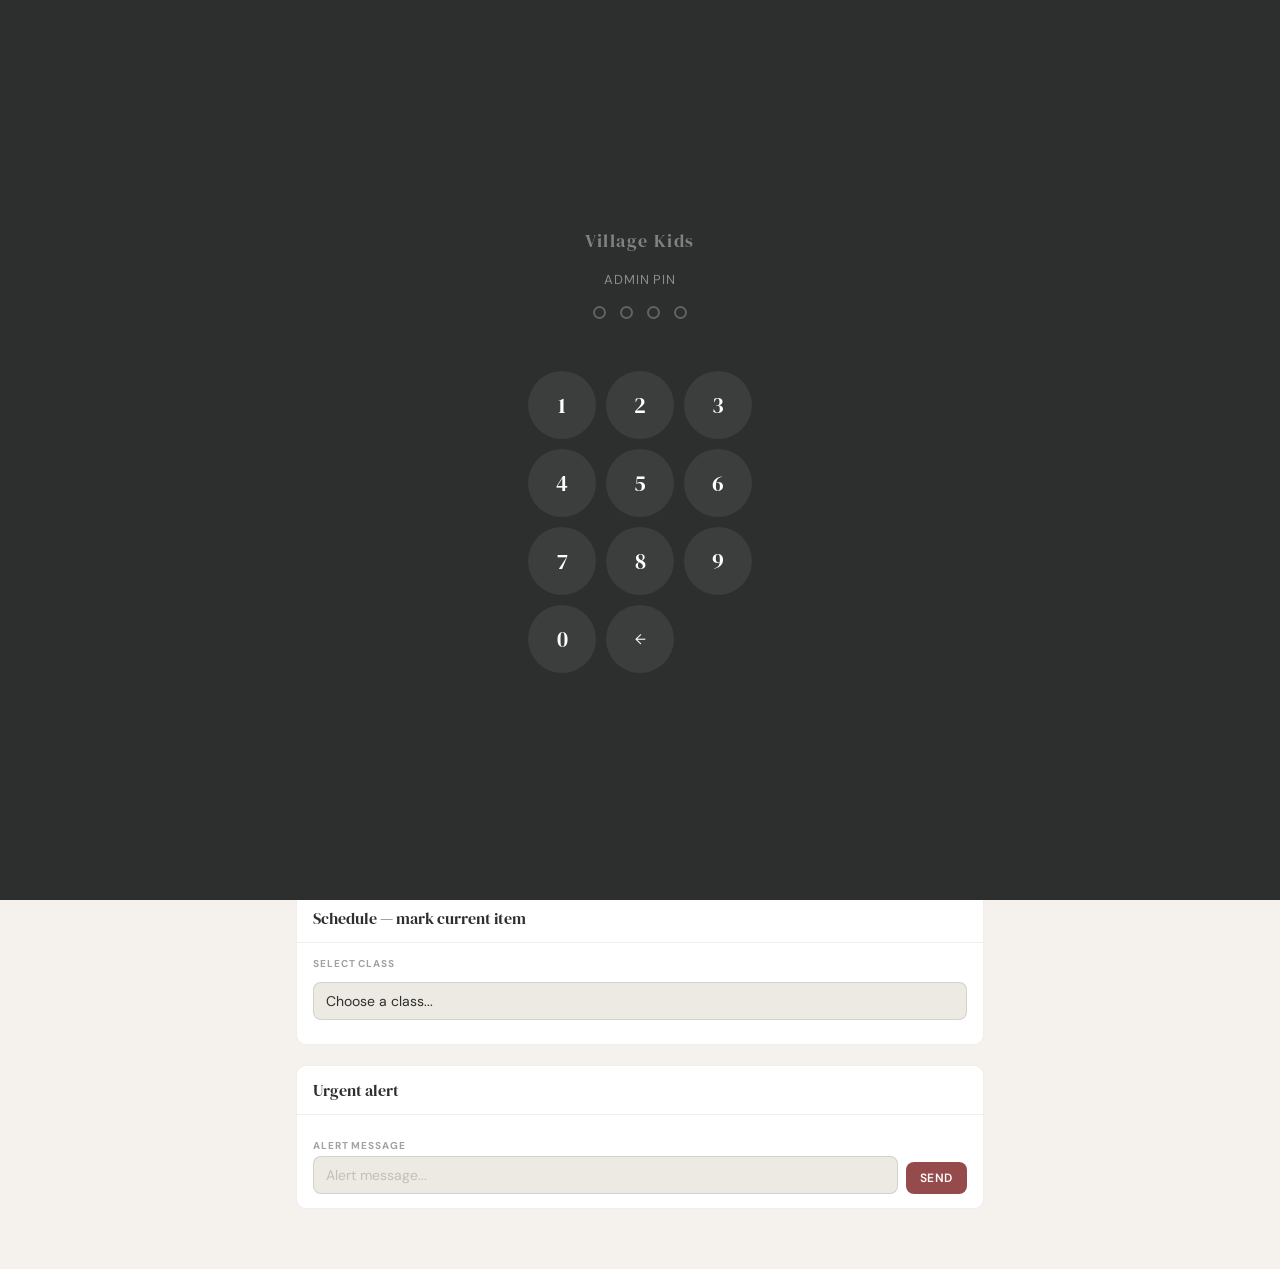
<file: vk-admin-v9.html>
<!DOCTYPE html>
<html lang="en">
<head>
<meta charset="UTF-8">
<meta name="viewport" content="width=device-width,initial-scale=1,viewport-fit=cover">
<meta name="apple-mobile-web-app-capable" content="yes">
<title>Village Kids Admin</title>
<link rel="preconnect" href="https://fonts.googleapis.com">
<link href="https://fonts.googleapis.com/css2?family=DM+Sans:wght@400;500;600&family=DM+Serif+Display&display=swap" rel="stylesheet">
<style>
*,*::before,*::after{box-sizing:border-box;margin:0;padding:0}
:root{
  --blue:#5d8da1;  --green:#a0b46a; --green-d:#6b8a3e;
  --tan:#a9794d;   --red:#954a4b;   --dark:#2d2e2e;
  --cream:#f5f2ed; --off:#edeae4;   --off2:#e4e0d9;
  --white:#fff;    --rule:rgba(55,56,56,.08); --rule2:rgba(55,56,56,.14);
  --text:#2d2e2e;  --muted:rgba(45,46,46,.45); --faint:rgba(45,46,46,.22);
  --r:8px; --rl:10px;
}
body.dark{
  --cream:#1e1f1f; --off:#252627; --off2:#2c2e2e; --white:#252627;
  --rule:rgba(255,255,255,.07); --rule2:rgba(255,255,255,.12);
  --text:#e8e5df; --muted:rgba(232,229,223,.45); --faint:rgba(232,229,223,.22);
}
html,body{min-height:100%;font-family:'DM Sans',sans-serif;background:var(--cream);color:var(--text);-webkit-font-smoothing:antialiased;font-size:15px}

/* HEADER */
header{background:var(--dark);height:56px;padding:0 20px;padding-top:env(safe-area-inset-top);height:calc(56px + env(safe-area-inset-top));display:flex;align-items:center;justify-content:space-between;position:sticky;top:0;z-index:100;border-bottom:1px solid rgba(255,255,255,.05)}
.header-left{display:flex;align-items:center;gap:12px}
.back-btn{background:none;border:none;color:rgba(255,255,255,.45);font-size:13px;font-weight:500;cursor:pointer;display:flex;align-items:center;gap:5px;padding:4px 0;transition:color .2s}
.back-btn:hover{color:rgba(255,255,255,.8)}
.back-btn svg{width:14px;height:14px}
.header-title{font-family:'DM Serif Display',serif;font-size:18px;color:rgba(255,255,255,.85)}
.save-status{font-size:12px;min-height:16px;transition:color .2s}
.save-ok{color:var(--green)}.save-saving{color:rgba(255,255,255,.5)}.save-error{color:#e87a6a}
.icon-btn{background:none;border:none;padding:4px;color:rgba(255,255,255,.4);line-height:0;cursor:pointer;transition:color .2s}
.icon-btn:hover{color:rgba(255,255,255,.8)}
.icon-btn svg{width:16px;height:16px}

/* PIN SCREEN */
.pin-screen{display:none;position:fixed;inset:0;background:var(--dark);z-index:500;flex-direction:column;align-items:center;justify-content:center;gap:18px}
.pin-screen.open{display:flex}
.pin-logo{font-family:'DM Serif Display',serif;font-size:18px;color:rgba(255,255,255,.4);letter-spacing:.08em}
.pin-title{font-size:13px;color:rgba(255,255,255,.45);letter-spacing:.06em;text-transform:uppercase}
.pin-dots{display:flex;gap:14px}
.pin-dot{width:13px;height:13px;border-radius:50%;border:2px solid rgba(255,255,255,.25);transition:all .15s}
.pin-dot.filled{background:#fff;border-color:#fff}
.pin-pad{display:grid;grid-template-columns:repeat(3,68px);gap:10px}
.pin-key{width:68px;height:68px;border-radius:50%;background:rgba(255,255,255,.07);border:none;color:#fff;font-family:'DM Serif Display',serif;font-size:22px;cursor:pointer;transition:background .15s;display:flex;align-items:center;justify-content:center}
.pin-key:hover{background:rgba(255,255,255,.14)}
.pin-key:active{background:rgba(255,255,255,.2)}
.pin-del{font-family:'DM Sans',sans-serif;font-size:14px}
.pin-error{font-size:12px;color:#e87a6a;min-height:16px}

/* LAYOUT */
.page{max-width:720px;margin:0 auto;padding:20px 16px 60px;display:flex;flex-direction:column;gap:20px}
.section{background:var(--white);border-radius:var(--rl);border:1px solid var(--rule);overflow:hidden}
.section-hdr{padding:13px 16px;border-bottom:1px solid var(--rule);display:flex;align-items:center;justify-content:space-between}
.section-title{font-family:'DM Serif Display',serif;font-size:16px;color:var(--text)}
.section-body{padding:14px 16px;display:flex;flex-direction:column;gap:10px}

/* FORM ELEMENTS */
.field-label{font-size:10px;font-weight:700;letter-spacing:.09em;text-transform:uppercase;color:var(--muted);margin-bottom:4px}
.field-input{width:100%;font-family:'DM Sans',sans-serif;font-size:14px;padding:9px 12px;border:1px solid var(--rule2);border-radius:var(--r);background:var(--off);color:var(--text);outline:none;transition:border-color .2s;-webkit-appearance:none}
.field-input:focus{border-color:var(--tan);background:var(--white)}
.field-input::placeholder{color:var(--faint)}
select.field-input{cursor:pointer}
.field-row{display:flex;gap:8px;align-items:flex-end}
.field-row .field-input{flex:1}

/* BUTTONS */
.btn{font-family:'DM Sans',sans-serif;font-size:12px;font-weight:600;letter-spacing:.05em;text-transform:uppercase;padding:8px 14px;border-radius:var(--r);border:none;cursor:pointer;transition:opacity .15s;white-space:nowrap;flex-shrink:0}
.btn:hover{opacity:.82}
.btn-tan{background:var(--tan);color:#fff}
.btn-red{background:var(--red);color:#fff}
.btn-ghost{background:var(--off2);color:var(--text);border:1px solid var(--rule2)}
.btn-full{width:100%;padding:11px;font-size:13px}

/* LIST ITEMS */
.list-item{display:flex;align-items:flex-start;gap:10px;background:var(--off);border-radius:var(--r);padding:10px 12px;border:1px solid var(--rule)}
.list-item-body{flex:1;min-width:0}
.list-item-title{font-size:13px;font-weight:500;color:var(--text);line-height:1.3}
.list-item-sub{font-size:11px;color:var(--muted);margin-top:2px}
.list-item-del{background:none;border:none;cursor:pointer;color:var(--muted);font-size:18px;line-height:1;padding:1px 4px;flex-shrink:0;transition:color .15s}
.list-item-del:hover{color:var(--red)}
.badge{font-size:9px;font-weight:700;letter-spacing:.06em;text-transform:uppercase;padding:2px 6px;border-radius:3px;display:inline-block;margin-right:4px}

/* NOW TOGGLES */
.now-list{display:flex;flex-direction:column;gap:5px}
.now-row{display:flex;align-items:center;gap:10px;padding:8px 11px;border-radius:var(--r);cursor:pointer;border:1px solid transparent;transition:all .15s}
.now-row:hover{background:var(--off)}
.now-row.active{background:rgba(169,121,77,.1);border-color:rgba(169,121,77,.25)}
.now-dot{width:8px;height:8px;border-radius:50%;border:1.5px solid var(--muted);flex-shrink:0;transition:all .15s}
.now-row.active .now-dot{background:var(--red);border-color:var(--red)}
.now-label{flex:1;font-size:13px;color:var(--text)}
.now-time{font-size:11px;color:var(--muted);font-family:'DM Serif Display',serif}

/* ALERT SECTION */
.alert-active{background:rgba(149,74,75,.1);border:1px solid rgba(149,74,75,.25);border-radius:var(--r);padding:10px 13px;display:flex;align-items:center;justify-content:space-between;gap:10px}
.alert-active-text{font-size:13px;font-weight:500;color:var(--red);flex:1}

/* WEEK FIELDS GRID */
.fields-grid{display:grid;grid-template-columns:1fr 1fr;gap:10px}
@media(max-width:500px){.fields-grid{grid-template-columns:1fr}}
</style>
</head>
<body>

<!-- PIN SCREEN -->
<div class="pin-screen" id="pinScreen">
  <div class="pin-logo">Village Kids</div>
  <div class="pin-title">Admin PIN</div>
  <div class="pin-dots" id="pinDots">
    <div class="pin-dot" id="pd0"></div>
    <div class="pin-dot" id="pd1"></div>
    <div class="pin-dot" id="pd2"></div>
    <div class="pin-dot" id="pd3"></div>
  </div>
  <div class="pin-error" id="pinError"></div>
  <div class="pin-pad">
    <button class="pin-key" onclick="Pin.key('1')">1</button>
    <button class="pin-key" onclick="Pin.key('2')">2</button>
    <button class="pin-key" onclick="Pin.key('3')">3</button>
    <button class="pin-key" onclick="Pin.key('4')">4</button>
    <button class="pin-key" onclick="Pin.key('5')">5</button>
    <button class="pin-key" onclick="Pin.key('6')">6</button>
    <button class="pin-key" onclick="Pin.key('7')">7</button>
    <button class="pin-key" onclick="Pin.key('8')">8</button>
    <button class="pin-key" onclick="Pin.key('9')">9</button>
    <button class="pin-key" onclick="Pin.key('0')">0</button>
    <button class="pin-key pin-del" onclick="Pin.del()">&larr;</button>
  </div>
</div>

<header>
  <div class="header-left">
    <button class="back-btn" onclick="window.location.href='/village-kids-dashboard/'">
      <svg viewBox="0 0 24 24" fill="currentColor"><path d="M20 11H7.83l5.59-5.59L12 4l-8 8 8 8 1.41-1.41L7.83 13H20v-2z"/></svg>
      Dashboard
    </button>
    <span class="header-title">Admin</span>
  </div>
  <div style="display:flex;align-items:center;gap:12px">
    <span class="save-status" id="saveStatus"></span>
    <button class="icon-btn" onclick="toggleDark()">
      <svg viewBox="0 0 24 24" fill="currentColor"><path d="M12 3a9 9 0 1 0 9 9c0-.46-.04-.92-.1-1.36a5.389 5.389 0 0 1-4.4 2.26 5.403 5.403 0 0 1-3.14-9.8c-.44-.06-.9-.1-1.36-.1z"/></svg>
    </button>
  </div>
</header>

<div class="page" id="adminPage">

  <!-- ANNOUNCEMENTS -->
  <div class="section">
    <div class="section-hdr">
      <span class="section-title">Announcements</span>
    </div>
    <div class="section-body">
      <div id="annList"></div>
      <div style="display:flex;flex-direction:column;gap:8px;padding-top:6px;border-top:1px solid var(--rule)">
        <div class="field-row">
          <div style="flex:none;width:130px">
            <div class="field-label">Scope</div>
            <select class="field-input" id="newAnnScope">
              <option value="All services">All services</option>
              <option value="1st Service">1st Service</option>
              <option value="2nd Service">2nd Service</option>
            </select>
          </div>
          <div style="flex:none;width:110px">
            <div class="field-label">Tag</div>
            <select class="field-input" id="newAnnTag">
              <option value="Info">Info</option>
              <option value="Urgent">Urgent</option>
              <option value="Event">Event</option>
              <option value="Prayer">Prayer</option>
            </select>
          </div>
        </div>
        <div>
          <div class="field-label">Title</div>
          <input class="field-input" id="newAnnTitle" placeholder="Announcement title..." maxlength="80">
        </div>
        <div>
          <div class="field-label">Detail (optional)</div>
          <div class="field-row">
            <input class="field-input" id="newAnnDetail" placeholder="Supporting detail..." maxlength="140">
            <button class="btn btn-tan" onclick="Announcements.add()">Add</button>
          </div>
        </div>
      </div>
    </div>
  </div>

  <!-- TICKER -->
  <div class="section">
    <div class="section-hdr"><span class="section-title">Scrolling ticker</span></div>
    <div class="section-body">
      <div id="tickerList"></div>
      <div style="padding-top:6px;border-top:1px solid var(--rule)">
        <div class="field-label">New message</div>
        <div class="field-row">
          <input class="field-input" id="newTickerMsg" placeholder="Ticker message..." maxlength="120">
          <button class="btn btn-tan" onclick="Ticker.add()">Add</button>
        </div>
      </div>
    </div>
  </div>

  <!-- WEEKLY SETTINGS -->
  <div class="section">
    <div class="section-hdr"><span class="section-title">This week</span></div>
    <div class="section-body">
      <div class="fields-grid">
        <div>
          <div class="field-label">1st service time</div>
          <input class="field-input" id="ws1" placeholder="9:15 AM">
        </div>
        <div>
          <div class="field-label">2nd service time</div>
          <input class="field-input" id="ws2" placeholder="11:00 AM">
        </div>
        <div>
          <div class="field-label">Catechism number</div>
          <input class="field-input" id="wsCat" type="number" min="1" max="52" placeholder="1-52">
        </div>
        <div>
          <div class="field-label">Service note</div>
          <input class="field-input" id="wsNote" placeholder="Optional note...">
        </div>
      </div>
      <div>
        <div class="field-label">Memory verse</div>
        <input class="field-input" id="wsVerse" placeholder="Full verse text...">
      </div>
      <div>
        <div class="field-label">Verse reference</div>
        <div class="field-row">
          <input class="field-input" id="wsRef" placeholder="e.g. John 3:16">
          <button class="btn btn-tan" onclick="Settings.save()">Save</button>
        </div>
      </div>
    </div>
  </div>

  <!-- SCHEDULE NOW -->
  <div class="section">
    <div class="section-hdr"><span class="section-title">Schedule &mdash; mark current item</span></div>
    <div class="section-body">
      <div class="field-label" style="margin-bottom:2px">Select class</div>
      <select class="field-input" id="nowClassSel" onchange="NowToggle.render()">
        <option value="">Choose a class...</option>
      </select>
      <div class="now-list" id="nowList"></div>
    </div>
  </div>

  <!-- URGENT ALERT -->
  <div class="section">
    <div class="section-hdr"><span class="section-title">Urgent alert</span></div>
    <div class="section-body">
      <div id="alertActiveSection"></div>
      <div>
        <div class="field-label">Alert message</div>
        <div class="field-row" style="margin-top:4px">
          <input class="field-input" id="newAlertMsg" placeholder="Alert message..." maxlength="160">
          <button class="btn btn-red" onclick="Alert.send()">Send</button>
        </div>
      </div>
    </div>
  </div>

</div>

<script>
'use strict';

const WORKER_URL = 'PASTE_YOUR_WORKER_URL_HERE';
const ADMIN_PIN  = '2024';
const PIN_KEY    = 'vk_pin_exp';
const PIN_TTL    = 4 * 60 * 60 * 1000;
const DARK_KEY   = 'vk_dark';

// \u2500\u2500 STATE \u2500\u2500\u2500\u2500\u2500\u2500\u2500\u2500\u2500\u2500\u2500\u2500\u2500\u2500\u2500\u2500\u2500\u2500\u2500\u2500\u2500\u2500\u2500\u2500\u2500\u2500\u2500\u2500\u2500\u2500\u2500\u2500\u2500\u2500\u2500\u2500\u2500\u2500\u2500\u2500\u2500\u2500\u2500\u2500\u2500\u2500\u2500\u2500\u2500\u2500\u2500\u2500\u2500
const S = {
  announcements: [],
  ticker:        [],
  settings:      {},
  classes:       [],
  alerts:        [],
};

function el(id) { return document.getElementById(id); }
function esc(s) { return String(s||'').replace(/&/g,'&amp;').replace(/</g,'&lt;').replace(/>/g,'&gt;'); }

function setStatus(cls, txt) {
  const el2 = el('saveStatus');
  el2.className = 'save-status ' + (cls || '');
  el2.textContent = txt;
  if (cls === 'save-ok') setTimeout(() => { el2.textContent = ''; }, 3000);
}

function toggleDark() {
  const on = document.body.classList.toggle('dark');
  localStorage.setItem(DARK_KEY, on ? '1' : '0');
}

// \u2500\u2500 PIN \u2500\u2500\u2500\u2500\u2500\u2500\u2500\u2500\u2500\u2500\u2500\u2500\u2500\u2500\u2500\u2500\u2500\u2500\u2500\u2500\u2500\u2500\u2500\u2500\u2500\u2500\u2500\u2500\u2500\u2500\u2500\u2500\u2500\u2500\u2500\u2500\u2500\u2500\u2500\u2500\u2500\u2500\u2500\u2500\u2500\u2500\u2500\u2500\u2500\u2500\u2500\u2500\u2500\u2500\u2500
const Pin = {
  entry: '',

  init() {
    const exp = parseInt(localStorage.getItem(PIN_KEY) || '0');
    if (Date.now() < exp) { this.unlock(); return; }
    el('pinScreen').classList.add('open');
  },

  key(k) {
    if (this.entry.length >= 4) return;
    this.entry += k;
    this.syncDots();
    if (this.entry.length === 4) setTimeout(() => this.check(), 120);
  },

  del() { this.entry = this.entry.slice(0, -1); this.syncDots(); },

  syncDots() {
    for (let i = 0; i < 4; i++) {
      el('pd' + i).classList.toggle('filled', i < this.entry.length);
    }
  },

  check() {
    if (this.entry === ADMIN_PIN) {
      localStorage.setItem(PIN_KEY, (Date.now() + PIN_TTL).toString());
      el('pinScreen').classList.remove('open');
      this.entry = '';
      this.syncDots();
      this.unlock();
    } else {
      el('pinError').textContent = 'Incorrect PIN';
      this.entry = '';
      this.syncDots();
      setTimeout(() => { el('pinError').textContent = ''; }, 1500);
    }
  },

  unlock() { loadData(); }
};

// \u2500\u2500 DATA LOAD \u2500\u2500\u2500\u2500\u2500\u2500\u2500\u2500\u2500\u2500\u2500\u2500\u2500\u2500\u2500\u2500\u2500\u2500\u2500\u2500\u2500\u2500\u2500\u2500\u2500\u2500\u2500\u2500\u2500\u2500\u2500\u2500\u2500\u2500\u2500\u2500\u2500\u2500\u2500\u2500\u2500\u2500\u2500\u2500\u2500\u2500\u2500\u2500\u2500
async function loadData() {
  try {
    const res  = await fetch(WORKER_URL + '?action=read', { cache: 'no-store' });
    if (!res.ok) throw new Error('HTTP ' + res.status);
    const data = await res.json();
    if (data.error) throw new Error(data.error);
    S.announcements = data.announcements || [];
    S.ticker        = data.ticker        || [];
    S.settings      = data.settings      || {};
    S.classes       = data.classes       || [];
    S.alerts        = data.alerts        || [];
    renderAll();
  } catch (err) {
    setStatus('save-error', 'Load failed: ' + err.message);
  }
}

async function notionWrite(payload) {
  const res = await fetch(WORKER_URL + '?action=write', {
    method: 'POST',
    headers: { 'Content-Type': 'application/json' },
    body: JSON.stringify(payload),
    cache: 'no-store',
  });
  if (!res.ok) throw new Error('HTTP ' + res.status);
  const data = await res.json();
  if (data.error) throw new Error(data.error);
  return data;
}

// \u2500\u2500 RENDER \u2500\u2500\u2500\u2500\u2500\u2500\u2500\u2500\u2500\u2500\u2500\u2500\u2500\u2500\u2500\u2500\u2500\u2500\u2500\u2500\u2500\u2500\u2500\u2500\u2500\u2500\u2500\u2500\u2500\u2500\u2500\u2500\u2500\u2500\u2500\u2500\u2500\u2500\u2500\u2500\u2500\u2500\u2500\u2500\u2500\u2500\u2500\u2500\u2500\u2500\u2500\u2500
function renderAll() {
  renderAnnouncements();
  renderTicker();
  renderSettings();
  renderNowSelector();
  renderAlerts();
}

const ANN_COLORS = { Info:'#5d8da1', Urgent:'#954a4b', Event:'#a0b46a', Prayer:'#a9794d' };

function renderAnnouncements() {
  const list = el('annList');
  if (!S.announcements.length) {
    list.innerHTML = '<p style="font-size:13px;color:var(--muted);font-style:italic;margin-bottom:8px">No announcements.</p>';
    return;
  }
  list.innerHTML = S.announcements.map((a, i) => {
    const col = ANN_COLORS[a.tag] || ANN_COLORS.Info;
    return '<div class="list-item" style="border-left:3px solid ' + col + '">'
      + '<div class="list-item-body">'
      + '<div class="list-item-title">' + esc(a.title) + '</div>'
      + '<div class="list-item-sub">'
      + '<span class="badge" style="background:rgba(0,0,0,.06)">' + esc(a.scope||'All') + '</span>'
      + '<span class="badge" style="background:rgba(0,0,0,.06)">' + esc(a.tag||'Info') + '</span>'
      + (a.detail ? esc(a.detail) : '')
      + '</div></div>'
      + '<button class="list-item-del" onclick="Announcements.remove(\'' + a.id + '\')" title="Delete">&times;</button>'
      + '</div>';
  }).join('');
}

function renderTicker() {
  const list = el('tickerList');
  if (!S.ticker.length) {
    list.innerHTML = '<p style="font-size:13px;color:var(--muted);font-style:italic;margin-bottom:8px">No ticker messages.</p>';
    return;
  }
  list.innerHTML = S.ticker.map((t) =>
    '<div class="list-item">'
    + '<div class="list-item-body"><div class="list-item-title">' + esc(t.message) + '</div></div>'
    + '<button class="list-item-del" onclick="Ticker.remove(\'' + t.id + '\')" title="Delete">&times;</button>'
    + '</div>'
  ).join('');
}

function renderSettings() {
  const s = S.settings;
  el('ws1').value    = s.service1_time    || '';
  el('ws2').value    = s.service2_time    || '';
  el('wsCat').value  = s.catechism_number || '';
  el('wsNote').value = s.service_note     || '';
  el('wsVerse').value= s.verse_full       || '';
  el('wsRef').value  = s.verse_ref        || '';
}

function renderNowSelector() {
  const sel = el('nowClassSel');
  const cur = sel.value;
  sel.innerHTML = '<option value="">Choose a class...</option>';
  const classes = ['Nursery','Toddler/Wobbler','Preschool','Kindergarten - 1st Grade','2nd - 3rd Grade','4th - 6th Grade'];
  classes.forEach(c => {
    const rows = S.classes.filter(r => r.class === c && (r.service||'').toLowerCase() !== '2nd');
    if (!rows.length) return;
    const opt = document.createElement('option');
    opt.value = c; opt.textContent = c;
    if (c === cur) opt.selected = true;
    sel.appendChild(opt);
  });
  NowToggle.render();
}

function renderAlerts() {
  const urgent = S.alerts.find(a => a.type === 'Urgent');
  const sec    = el('alertActiveSection');
  if (urgent) {
    sec.innerHTML = '<div class="alert-active">'
      + '<span class="alert-active-text">' + esc(urgent.message) + '</span>'
      + '<button class="btn btn-ghost" onclick="Alert.clear(\'' + urgent.id + '\')">Clear</button>'
      + '</div>';
  } else {
    sec.innerHTML = '';
  }
}

// \u2500\u2500 ANNOUNCEMENTS \u2500\u2500\u2500\u2500\u2500\u2500\u2500\u2500\u2500\u2500\u2500\u2500\u2500\u2500\u2500\u2500\u2500\u2500\u2500\u2500\u2500\u2500\u2500\u2500\u2500\u2500\u2500\u2500\u2500\u2500\u2500\u2500\u2500\u2500\u2500\u2500\u2500\u2500\u2500\u2500\u2500\u2500\u2500\u2500\u2500
const Announcements = {
  async add() {
    const title  = el('newAnnTitle').value.trim();
    const detail = el('newAnnDetail').value.trim();
    const scope  = el('newAnnScope').value;
    const tag    = el('newAnnTag').value;
    if (!title) { el('newAnnTitle').focus(); return; }
    setStatus('save-saving', 'Saving...');
    try {
      await notionWrite({
        operation: 'create',
        database:  'announcements',
        data: {
          Title:  [{ text: { content: title } }],
          Detail: [{ text: { content: detail } }],
          Scope:  { name: scope },
          Tag:    { name: tag },
          Active: true,
        }
      });
      el('newAnnTitle').value = '';
      el('newAnnDetail').value = '';
      setStatus('save-ok', 'Saved');
      await loadData();
    } catch (err) { setStatus('save-error', err.message); }
  },

  async remove(id) {
    setStatus('save-saving', 'Removing...');
    try {
      await notionWrite({ operation: 'delete', pageId: id });
      S.announcements = S.announcements.filter(a => a.id !== id);
      renderAnnouncements();
      setStatus('save-ok', 'Removed');
    } catch (err) { setStatus('save-error', err.message); }
  }
};

// \u2500\u2500 TICKER \u2500\u2500\u2500\u2500\u2500\u2500\u2500\u2500\u2500\u2500\u2500\u2500\u2500\u2500\u2500\u2500\u2500\u2500\u2500\u2500\u2500\u2500\u2500\u2500\u2500\u2500\u2500\u2500\u2500\u2500\u2500\u2500\u2500\u2500\u2500\u2500\u2500\u2500\u2500\u2500\u2500\u2500\u2500\u2500\u2500\u2500\u2500\u2500\u2500\u2500\u2500\u2500
const Ticker = {
  async add() {
    const msg = el('newTickerMsg').value.trim();
    if (!msg) { el('newTickerMsg').focus(); return; }
    setStatus('save-saving', 'Saving...');
    try {
      await notionWrite({
        operation: 'create',
        database:  'ticker',
        data: { Message: [{ text: { content: msg } }], Active: true }
      });
      el('newTickerMsg').value = '';
      setStatus('save-ok', 'Saved');
      await loadData();
    } catch (err) { setStatus('save-error', err.message); }
  },

  async remove(id) {
    setStatus('save-saving', 'Removing...');
    try {
      await notionWrite({ operation: 'delete', pageId: id });
      S.ticker = S.ticker.filter(t => t.id !== id);
      renderTicker();
      setStatus('save-ok', 'Removed');
    } catch (err) { setStatus('save-error', err.message); }
  }
};

// \u2500\u2500 SETTINGS \u2500\u2500\u2500\u2500\u2500\u2500\u2500\u2500\u2500\u2500\u2500\u2500\u2500\u2500\u2500\u2500\u2500\u2500\u2500\u2500\u2500\u2500\u2500\u2500\u2500\u2500\u2500\u2500\u2500\u2500\u2500\u2500\u2500\u2500\u2500\u2500\u2500\u2500\u2500\u2500\u2500\u2500\u2500\u2500\u2500\u2500\u2500\u2500\u2500\u2500
const Settings = {
  async save() {
    const s = S.settings;
    if (!s.id) { setStatus('save-error', 'No settings page found'); return; }
    setStatus('save-saving', 'Saving...');
    try {
      await notionWrite({
        operation: 'update',
        pageId:    s.id,
        data: {
          '1st Service Time': [{ text: { content: el('ws1').value.trim() } }],
          '2nd Service Time': [{ text: { content: el('ws2').value.trim() } }],
          'Service Note':     [{ text: { content: el('wsNote').value.trim() } }],
          'Catechism Number': parseFloat(el('wsCat').value) || null,
          'Memory Verse':     [{ text: { content: el('wsVerse').value.trim() } }],
          'Verse Reference':  [{ text: { content: el('wsRef').value.trim() } }],
        }
      });
      setStatus('save-ok', 'Saved');
    } catch (err) { setStatus('save-error', err.message); }
  }
};

// \u2500\u2500 NOW TOGGLE \u2500\u2500\u2500\u2500\u2500\u2500\u2500\u2500\u2500\u2500\u2500\u2500\u2500\u2500\u2500\u2500\u2500\u2500\u2500\u2500\u2500\u2500\u2500\u2500\u2500\u2500\u2500\u2500\u2500\u2500\u2500\u2500\u2500\u2500\u2500\u2500\u2500\u2500\u2500\u2500\u2500\u2500\u2500\u2500\u2500\u2500\u2500\u2500
const NowToggle = {
  render() {
    const cls  = el('nowClassSel').value;
    const list = el('nowList');
    if (!cls) { list.innerHTML = ''; return; }
    const rows = S.classes.filter(r => r.class === cls && (r.service||'').toLowerCase() !== '2nd');
    list.innerHTML = rows.map((r, i) =>
      '<div class="now-row' + (r.now ? ' active' : '') + '" onclick="NowToggle.toggle(\'' + r.id + '\',\'' + cls + '\')">'
      + '<div class="now-dot"></div>'
      + '<span class="now-label">' + esc(r.event) + '</span>'
      + '<span class="now-time">' + esc(r.time) + '</span>'
      + '</div>'
    ).join('');
  },

  async toggle(id, cls) {
    // Clear all in class, set this one if not already set
    const rows   = S.classes.filter(r => r.class === cls && (r.service||'').toLowerCase() !== '2nd');
    const target = rows.find(r => r.id === id);
    const wasNow = target && target.now;
    setStatus('save-saving', 'Saving...');
    try {
      // Update all rows in class (clear now)
      await Promise.all(rows.map(r =>
        notionWrite({ operation: 'update', pageId: r.id, data: { Now: !wasNow && r.id === id } })
      ));
      // Update local state
      rows.forEach(r => { r.now = (!wasNow && r.id === id); });
      this.render();
      setStatus('save-ok', 'Saved');
    } catch (err) { setStatus('save-error', err.message); }
  }
};

// \u2500\u2500 URGENT ALERT \u2500\u2500\u2500\u2500\u2500\u2500\u2500\u2500\u2500\u2500\u2500\u2500\u2500\u2500\u2500\u2500\u2500\u2500\u2500\u2500\u2500\u2500\u2500\u2500\u2500\u2500\u2500\u2500\u2500\u2500\u2500\u2500\u2500\u2500\u2500\u2500\u2500\u2500\u2500\u2500\u2500\u2500\u2500\u2500\u2500\u2500
const Alert = {
  async send() {
    const msg = el('newAlertMsg').value.trim();
    if (!msg) { el('newAlertMsg').focus(); return; }
    // Clear any existing urgent alert first
    const existing = S.alerts.find(a => a.type === 'Urgent');
    if (existing) await this.clear(existing.id, true);
    setStatus('save-saving', 'Sending...');
    try {
      await notionWrite({
        operation: 'create',
        database:  'alerts',
        data: {
          Message: [{ text: { content: msg } }],
          Type:    { name: 'Urgent' },
          Active:  true,
        }
      });
      el('newAlertMsg').value = '';
      setStatus('save-ok', 'Alert sent');
      await loadData();
    } catch (err) { setStatus('save-error', err.message); }
  },

  async clear(id, silent) {
    if (!silent) setStatus('save-saving', 'Clearing...');
    try {
      await notionWrite({ operation: 'delete', pageId: id });
      if (!silent) { setStatus('save-ok', 'Alert cleared'); await loadData(); }
    } catch (err) { if (!silent) setStatus('save-error', err.message); }
  }
};

// \u2500\u2500 INIT \u2500\u2500\u2500\u2500\u2500\u2500\u2500\u2500\u2500\u2500\u2500\u2500\u2500\u2500\u2500\u2500\u2500\u2500\u2500\u2500\u2500\u2500\u2500\u2500\u2500\u2500\u2500\u2500\u2500\u2500\u2500\u2500\u2500\u2500\u2500\u2500\u2500\u2500\u2500\u2500\u2500\u2500\u2500\u2500\u2500\u2500\u2500\u2500\u2500\u2500\u2500\u2500\u2500\u2500
if (localStorage.getItem(DARK_KEY) === '1') document.body.classList.add('dark');
Pin.init();
</script>
</body>
</html>
</file>
<file: admin.css>
*,*::before,*::after{box-sizing:border-box;margin:0;padding:0}
:root{
  --blue:#5d8da1;  --green:#a0b46a; --green-d:#6b8a3e;
  --tan:#a9794d;   --red:#954a4b;   --dark:#2d2e2e;
  --cream:#f5f2ed; --off:#edeae4;   --off2:#e4e0d9;
  --white:#fff;    --rule:rgba(55,56,56,.08); --rule2:rgba(55,56,56,.14);
  --text:#2d2e2e;  --muted:rgba(45,46,46,.45); --faint:rgba(45,46,46,.22);
  --r:8px; --rl:10px;
}
body.dark{
  --cream:#1e1f1f; --off:#252627; --off2:#2c2e2e; --white:#252627;
  --rule:rgba(255,255,255,.07); --rule2:rgba(255,255,255,.12);
  --text:#e8e5df; --muted:rgba(232,229,223,.45); --faint:rgba(232,229,223,.22);
}
html,body{min-height:100%;font-family:'DM Sans',sans-serif;background:var(--cream);color:var(--text);-webkit-font-smoothing:antialiased;font-size:15px}

/* HEADER */
header{background:var(--dark);height:56px;padding:0 20px;padding-top:env(safe-area-inset-top);height:calc(56px + env(safe-area-inset-top));display:flex;align-items:center;justify-content:space-between;position:sticky;top:0;z-index:100;border-bottom:1px solid rgba(255,255,255,.05)}
.header-left{display:flex;align-items:center;gap:12px}
.back-btn{background:none;border:none;color:rgba(255,255,255,.45);font-size:13px;font-weight:500;cursor:pointer;display:flex;align-items:center;gap:5px;padding:4px 0;transition:color .2s}
.back-btn:hover{color:rgba(255,255,255,.8)}
.back-btn svg{width:14px;height:14px}
.header-title{font-family:'DM Serif Display',serif;font-size:18px;color:rgba(255,255,255,.85)}
.save-status{font-size:12px;min-height:16px;transition:color .2s}
.save-ok{color:var(--green)}.save-saving{color:rgba(255,255,255,.5)}.save-error{color:#e87a6a}
.icon-btn{background:none;border:none;padding:4px;color:rgba(255,255,255,.4);line-height:0;cursor:pointer;transition:color .2s}
.icon-btn:hover{color:rgba(255,255,255,.8)}
.icon-btn svg{width:16px;height:16px}

/* PIN SCREEN */
.pin-screen{display:none;position:fixed;inset:0;background:var(--dark);z-index:500;flex-direction:column;align-items:center;justify-content:center;gap:18px}
.pin-screen.open{display:flex}
.pin-logo{font-family:'DM Serif Display',serif;font-size:18px;color:rgba(255,255,255,.4);letter-spacing:.08em}
.pin-title{font-size:13px;color:rgba(255,255,255,.45);letter-spacing:.06em;text-transform:uppercase}
.pin-dots{display:flex;gap:14px}
.pin-dot{width:13px;height:13px;border-radius:50%;border:2px solid rgba(255,255,255,.25);transition:all .15s}
.pin-dot.filled{background:#fff;border-color:#fff}
.pin-pad{display:grid;grid-template-columns:repeat(3,68px);gap:10px}
.pin-key{width:68px;height:68px;border-radius:50%;background:rgba(255,255,255,.07);border:none;color:#fff;font-family:'DM Serif Display',serif;font-size:22px;cursor:pointer;transition:background .15s;display:flex;align-items:center;justify-content:center}
.pin-key:hover{background:rgba(255,255,255,.14)}
.pin-key:active{background:rgba(255,255,255,.2)}
.pin-del{font-family:'DM Sans',sans-serif;font-size:14px}
.pin-error{font-size:12px;color:#e87a6a;min-height:16px}

/* LAYOUT */
.page{max-width:720px;margin:0 auto;padding:20px 16px 60px;display:flex;flex-direction:column;gap:20px}
.section{background:var(--white);border-radius:var(--rl);border:1px solid var(--rule);overflow:hidden}
.section-hdr{padding:13px 16px;border-bottom:1px solid var(--rule);display:flex;align-items:center;justify-content:space-between}
.section-title{font-family:'DM Serif Display',serif;font-size:16px;color:var(--text)}
.section-body{padding:14px 16px;display:flex;flex-direction:column;gap:10px}

/* FORM ELEMENTS */
.field-label{font-size:10px;font-weight:700;letter-spacing:.09em;text-transform:uppercase;color:var(--muted);margin-bottom:4px}
.field-input{width:100%;font-family:'DM Sans',sans-serif;font-size:14px;padding:9px 12px;border:1px solid var(--rule2);border-radius:var(--r);background:var(--off);color:var(--text);outline:none;transition:border-color .2s;-webkit-appearance:none}
.field-input:focus{border-color:var(--tan);background:var(--white)}
.field-input::placeholder{color:var(--faint)}
select.field-input{cursor:pointer}
.field-row{display:flex;gap:8px;align-items:flex-end}
.field-row .field-input{flex:1}

/* BUTTONS */
.btn{font-family:'DM Sans',sans-serif;font-size:12px;font-weight:600;letter-spacing:.05em;text-transform:uppercase;padding:8px 14px;border-radius:var(--r);border:none;cursor:pointer;transition:opacity .15s;white-space:nowrap;flex-shrink:0}
.btn:hover{opacity:.82}
.btn-tan{background:var(--tan);color:#fff}
.btn-red{background:var(--red);color:#fff}
.btn-ghost{background:var(--off2);color:var(--text);border:1px solid var(--rule2)}
.btn-full{width:100%;padding:11px;font-size:13px}

/* LIST ITEMS */
.list-item{display:flex;align-items:flex-start;gap:10px;background:var(--off);border-radius:var(--r);padding:10px 12px;border:1px solid var(--rule)}
.list-item-body{flex:1;min-width:0}
.list-item-title{font-size:13px;font-weight:500;color:var(--text);line-height:1.3}
.list-item-sub{font-size:11px;color:var(--muted);margin-top:2px}
.list-item-del{background:none;border:none;cursor:pointer;color:var(--muted);font-size:18px;line-height:1;padding:1px 4px;flex-shrink:0;transition:color .15s}
.list-item-del:hover{color:var(--red)}
.badge{font-size:9px;font-weight:700;letter-spacing:.06em;text-transform:uppercase;padding:2px 6px;border-radius:3px;display:inline-block;margin-right:4px}

/* NOW TOGGLES */
.now-list{display:flex;flex-direction:column;gap:5px}
.now-row{display:flex;align-items:center;gap:10px;padding:8px 11px;border-radius:var(--r);cursor:pointer;border:1px solid transparent;transition:all .15s}
.now-row:hover{background:var(--off)}
.now-row.active{background:rgba(169,121,77,.1);border-color:rgba(169,121,77,.25)}
.now-dot{width:8px;height:8px;border-radius:50%;border:1.5px solid var(--muted);flex-shrink:0;transition:all .15s}
.now-row.active .now-dot{background:var(--red);border-color:var(--red)}
.now-label{flex:1;font-size:13px;color:var(--text)}
.now-time{font-size:11px;color:var(--muted);font-family:'DM Serif Display',serif}

/* ALERT SECTION */
.alert-active{background:rgba(149,74,75,.1);border:1px solid rgba(149,74,75,.25);border-radius:var(--r);padding:10px 13px;display:flex;align-items:center;justify-content:space-between;gap:10px}
.alert-active-text{font-size:13px;font-weight:500;color:var(--red);flex:1}

/* WEEK FIELDS GRID */
.fields-grid{display:grid;grid-template-columns:1fr 1fr;gap:10px}
@media(max-width:500px){.fields-grid{grid-template-columns:1fr}}


/* --- refactor: explicit surfaces and background tokens --- */
:root{--bg-page:var(--cream);--bg-card:var(--white);--bg-input:var(--white);--border-subtle:var(--rule2)}
body.dark{--bg-page:var(--cream);--bg-card:var(--white);--bg-input:#2c2e2e;--border-subtle:rgba(255,255,255,.12)}
html,body,#adminPage,.page{background-color:var(--bg-page)}
.section{background-color:var(--bg-card);box-shadow:0 1px 2px rgba(0,0,0,.05)}
.field-input,select.field-input,textarea.field-input{background-color:var(--bg-input);border-color:var(--border-subtle)}
.field-input:focus{background-color:var(--bg-input)}
.list-item{background-color:var(--off)}
</file>
